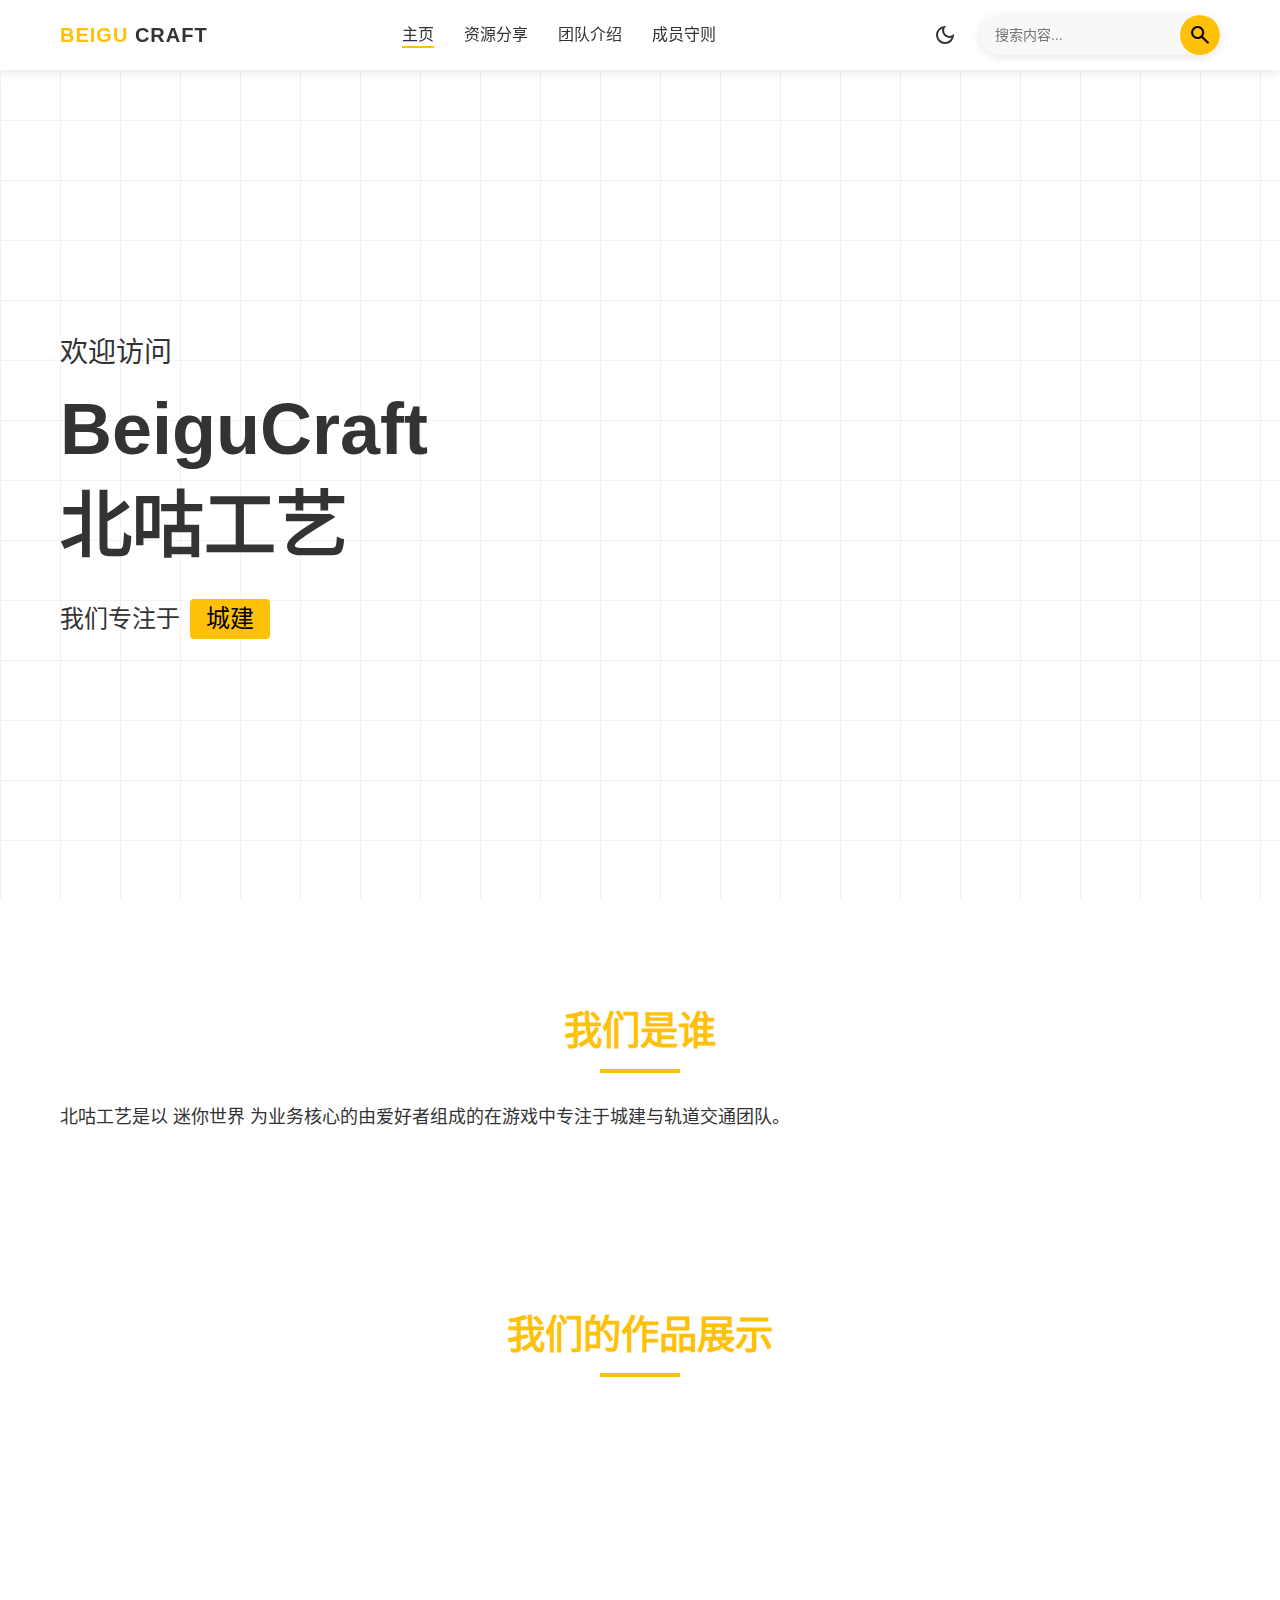
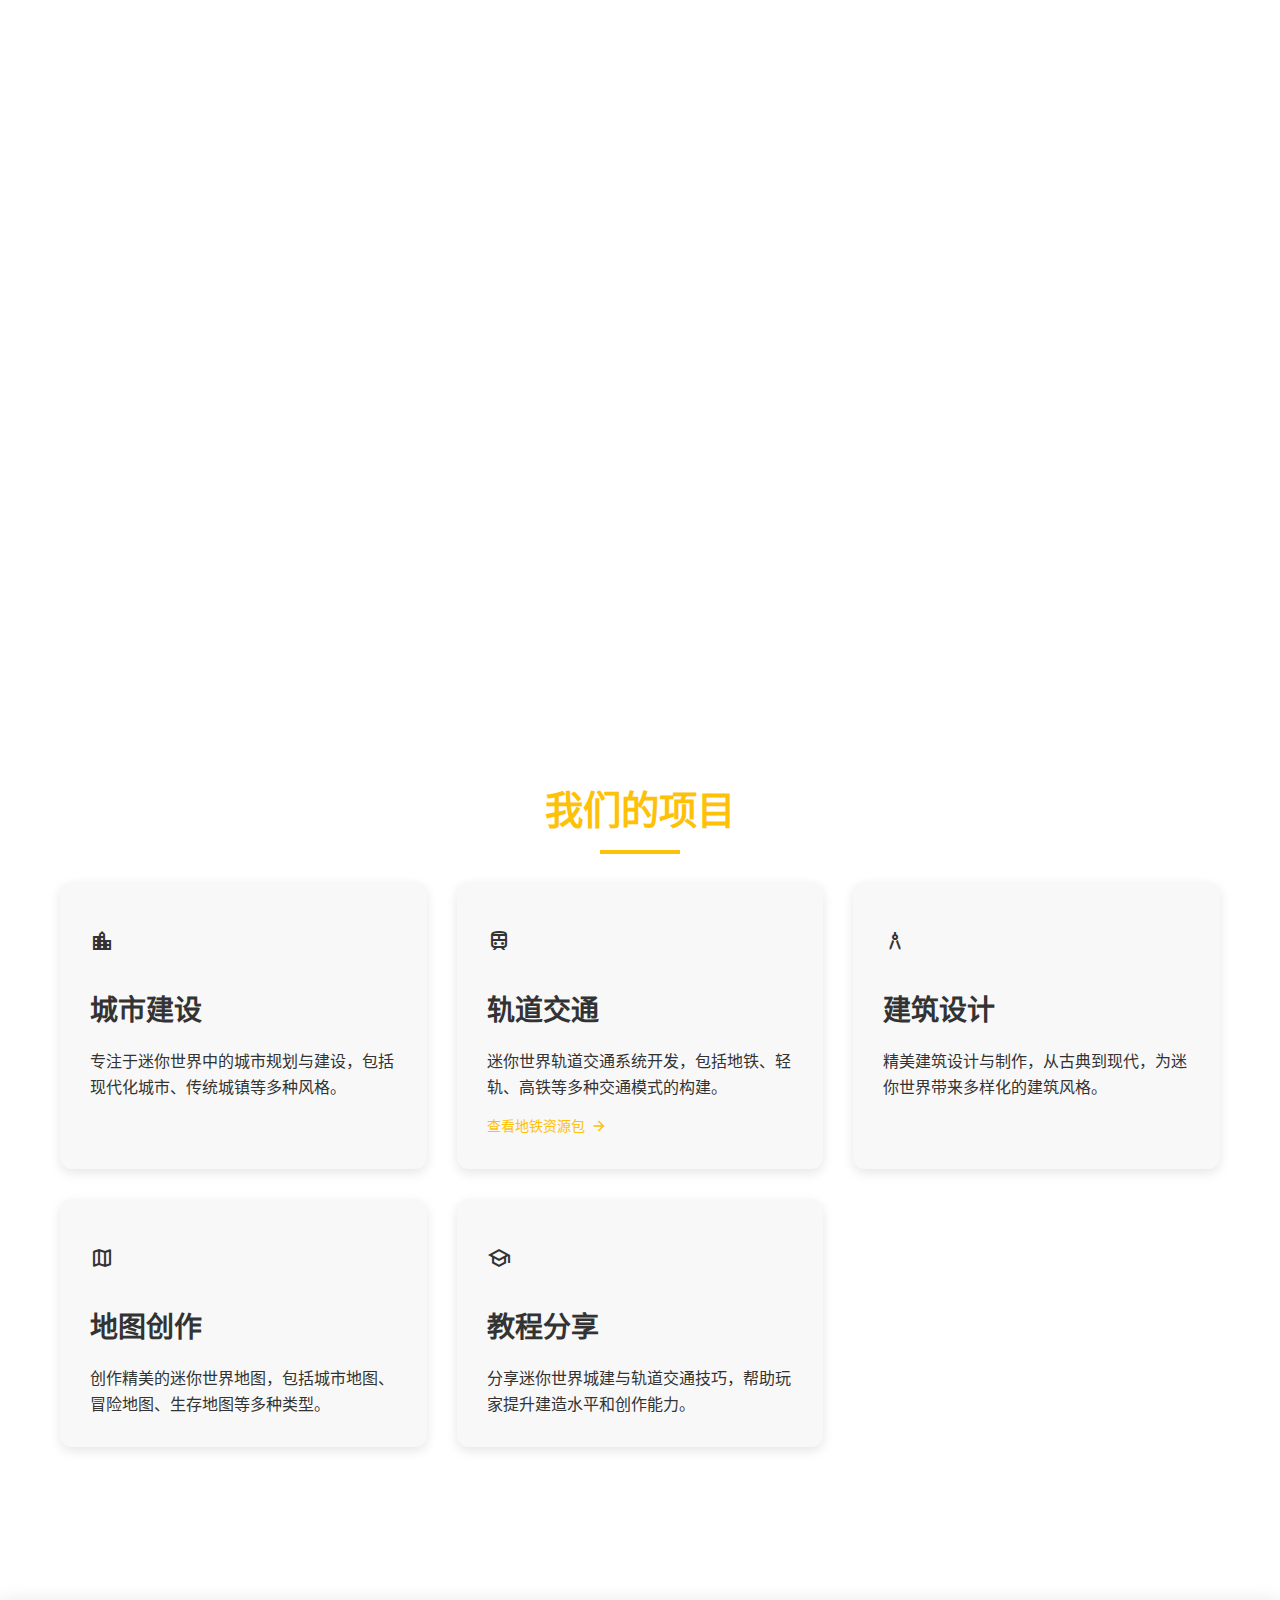
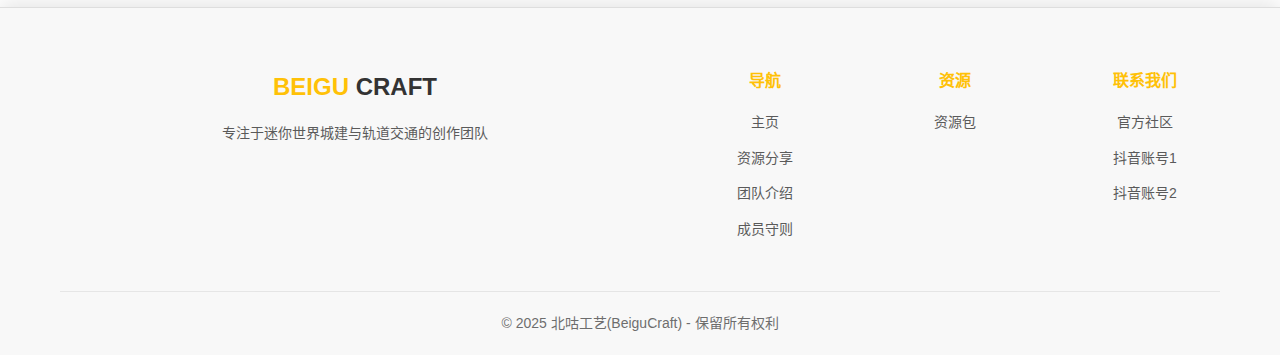
<file: index.html>
<!DOCTYPE html>
<html lang="zh-CN">
<head>
    <meta charset="UTF-8">
    <meta name="viewport" content="width=device-width, initial-scale=1.0">
    <title>北咕工艺 - 主页</title>
    <link rel="stylesheet" href="css/style.css">
    <link rel="stylesheet" href="css/mod.css">
    <link rel="stylesheet" href="https://fonts.googleapis.com/css2?family=Material+Symbols+Outlined:opsz,wght,FILL,GRAD@20..48,100..700,0..1,-50..200" />
    <link rel="icon" href="images/favicon.png" type="image/png">
    <meta name="msvalidate.01" content="49E128A589ABC37FA7419D30C18A3218" />
    <meta name="description" content="北咕工艺(BeiguCraft) - 专注迷你世界的城建与轨道交通团队，提供高质量地铁资源包和建筑教程">
    <meta name="keywords" content="北咕工艺,BeiguCraft,迷你世界,城市建设,轨道交通,地铁资源包,迷你世界模组,迷你世界建筑,迷你世界教程">
    <meta name="author" content="北咕工艺团队">
    <meta name="robots" content="index, follow">
    <meta property="og:title" content="北咕工艺 - 迷你世界城建与轨道交通团队">
    <meta property="og:description" content="专注迷你世界的城建与轨道交通团队，提供高质量地铁资源包和建筑教程">
    <meta property="og:image" content="https://bgsdt.github.io/images/gallery01.jpg">
    <meta property="og:url" content="https://bgsdt.github.io/">
    <meta property="og:type" content="website">
    <link rel="canonical" href="https://bgsdt.github.io/">
    <script type="application/ld+json">
    {
      "@context": "https://schema.org",
      "@type": "Organization",
      "name": "北咕工艺",
      "alternateName": "BeiguCraft",
      "url": "https://bgsdt.github.io/",
      "logo": "https://bgsdt.github.io/images/favicon.png",
      "description": "专注迷你世界的城建与轨道交通团队，提供高质量地铁资源包和建筑教程",
      "sameAs": [
        "https://www.douyin.com/user/MS4wLjABAAAArPM_XYxKRoQvoYD09S3baXWSX12Tx0Gyv9NPQ2Q3vT-JoA2a1aVadfW_ePrIpa7D",
        "https://www.douyin.com/user/MS4wLjABAAAAxxbWERL3Qb0Gbyd-5_AC5JAqLwK-Vgh21Lfs8I_svtOAfZ15NO89Ki5kiCJ0DaQv"
      ]
    }
    </script>
</head>
<body>
    <header>
        <div class="container">
            <div class="logo">
                <span>BEIGU</span> CRAFT
            </div>
            <nav>
                <ul>
                    <li class="active"><a href="index.html">主页</a></li>
                    <li><a href="mod.html">资源分享</a></li>
                    <li><a href="team.html">团队介绍</a></li>
                    <li><a href="rules.html">成员守则</a></li>
                </ul>
            </nav>
            <div class="right-menu">
                <button class="menu-toggle">
                    <span class="material-symbols-outlined">menu</span>
                </button>
                <button class="theme-toggle">
                    <span class="material-symbols-outlined">dark_mode</span>
                </button>
                <div class="search-container">
                    <div class="search-box">
                        <input type="text" id="site-search" placeholder="搜索内容...">
                        <button type="button" class="search-button">
                            <span class="material-symbols-outlined">search</span>
                </button>
                    </div>
                </div>
            </div>
        </div>
    </header>

    <main>
        <section class="hero">
            <div class="grid-bg"></div>
            <div class="hero-content">
                <h2>欢迎访问</h2>
                <h1>BeiguCraft</h1>
                <h1>北咕工艺</h1>
                <div class="hero-tag">
                    <p>我们专注于 <span class="bounce-carousel">
                        <span class="bounce-item active">城建</span>
                        <span class="bounce-item">轨道交通</span>
                        <span class="bounce-item">设计与创新</span>
                    </span></p>
                </div>
            </div>
        </section>

        <section class="about">
            <h2>我们是谁</h2>
            <p>北咕工艺是以 迷你世界 为业务核心的由爱好者组成的在游戏中专注于城建与轨道交通团队。</p>
        </section>

        <section class="showcase">
            <h2>我们的作品展示</h2>
            <div class="gallery-container">
                <!-- 迷你世界图片画廊 -->
                <div class="gallery-item">
                    <img src="images/gallery18.png" alt="迷你世界现代都市全景">
                    <div class="gallery-overlay">
                        <div class="gallery-overlay-content">
                            <h3>都市现代化愿景</h3>
                            <p>立体化的城市规划，多层次道路系统与高层建筑群完美融合，展现未来都市的繁荣景象</p>
                        </div>
                    </div>
                </div>
                <div class="gallery-item">
                    <img src="images/gallery01.jpg" alt="迷你世界城市中心区">
                    <div class="gallery-overlay">
                        <div class="gallery-overlay-content">
                            <h3>城市核心商务区</h3>
                            <p>错落有致的现代摩天大楼群，彰显城市经济活力，是北咕工艺精心打造的城市地标</p>
                        </div>
                    </div>
                </div>
                <div class="gallery-item">
                    <img src="images/gallery09.png" alt="迷你世界综合交通枢纽">
                    <div class="gallery-overlay">
                        <div class="gallery-overlay-content">
                            <h3>现代综合交通枢纽</h3>
                            <p>创新的立体化交通中心设计，融合多种交通模式，提升城市间的互联互通效率</p>
                        </div>
                    </div>
                </div>
                <div class="gallery-item">
                    <img src="images/gallery24.png" alt="迷你世界城市文化商业区">
                    <div class="gallery-overlay">
                        <div class="gallery-overlay-content">
                            <h3>现代交通立交枢纽</h3>
                            <p>立体化设计，提升城市间的互联互通效率</p>
                        </div>
                    </div>
                </div>
                <div class="gallery-item">
                    <img src="images/gallery22.png" alt="迷你世界轻轨交通系统">
                    <div class="gallery-overlay">
                        <div class="gallery-overlay-content">
                            <h3>现代轻轨交通系统</h3>
                            <p>精巧设计的轻轨线路穿梭于城市之间，实现绿色环保出行，是城市可持续发展的重要组成</p>
                        </div>
                    </div>
                </div>
                <div class="gallery-item">
                    <img src="images/gallery01.jpg" alt="迷你世界建筑设计">
                    <div class="gallery-overlay">
                        <div class="gallery-overlay-content">
                            <h3>精美建筑设计</h3>
                            <p>融合现代与传统元素的建筑设计，每一处细节都展现北咕工艺团队的匠心与创新</p>
                        </div>
                    </div>
                </div>
            </div>
        </section>

        <section class="projects">
            <h2>我们的项目</h2>
            <div class="project-grid">
                <div class="project-card">
                    <div class="icon">
                        <span class="material-symbols-outlined">location_city</span>
                    </div>
                    <h3>城市建设</h3>
                    <p>专注于迷你世界中的城市规划与建设，包括现代化城市、传统城镇等多种风格。</p>
                </div>
                
                <div class="project-card">
                    <div class="icon">
                        <span class="material-symbols-outlined">train</span>
                    </div>
                    <h3>轨道交通</h3>
                    <p>迷你世界轨道交通系统开发，包括地铁、轻轨、高铁等多种交通模式的构建。</p>
                    <a href="product.html" class="project-link">查看地铁资源包 <span class="material-symbols-outlined">arrow_forward</span></a>
                </div>
                
                <div class="project-card">
                    <div class="icon">
                        <span class="material-symbols-outlined">architecture</span>
                    </div>
                    <h3>建筑设计</h3>
                    <p>精美建筑设计与制作，从古典到现代，为迷你世界带来多样化的建筑风格。</p>
                </div>
                
                <div class="project-card">
                    <div class="icon">
                        <span class="material-symbols-outlined">map</span>
                    </div>
                    <h3>地图创作</h3>
                    <p>创作精美的迷你世界地图，包括城市地图、冒险地图、生存地图等多种类型。</p>
                </div>
                
                <div class="project-card">
                    <div class="icon">
                        <span class="material-symbols-outlined">school</span>
                    </div>
                    <h3>教程分享</h3>
                    <p>分享迷你世界城建与轨道交通技巧，帮助玩家提升建造水平和创作能力。</p>
                </div>
            </div>
        </section>
    </main>

    <footer>
        <div class="container">
            <div class="footer-content">
                <div class="footer-info">
                    <div class="footer-logo">
                        <span>BEIGU</span> CRAFT
                    </div>
                    <p>专注于迷你世界城建与轨道交通的创作团队</p>
                </div>
                <div class="footer-links">
                    <div class="footer-links-group">
                        <h3>导航</h3>
                        <ul>
                            <li><a href="index.html">主页</a></li>
                            <li><a href="mod.html">资源分享</a></li>
                            <li><a href="team.html">团队介绍</a></li>
                            <li><a href="rules.html">成员守则</a></li>
                        </ul>
                    </div>
                    <div class="footer-links-group">
                        <h3>资源</h3>
                        <ul>
                            <li><a href="mod.html#packages">资源包</a></li>
                        </ul>
                    </div>
                    <div class="footer-links-group">
                        <h3>联系我们</h3>
                        <ul>
                            <li><a href="https://qm.qq.com/q/nySNoVPd0k">官方社区</a></li>
                            <li><a href="https://www.douyin.com/user/MS4wLjABAAAArPM_XYxKRoQvoYD09S3baXWSX12Tx0Gyv9NPQ2Q3vT-JoA2a1aVadfW_ePrIpa7D">抖音账号1</a></li>
                            <li><a href="https://www.douyin.com/user/MS4wLjABAAAAxxbWERL3Qb0Gbyd-5_AC5JAqLwK-Vgh21Lfs8I_svtOAfZ15NO89Ki5kiCJ0DaQv">抖音账号2</a></li>
                        </ul>
                    </div>
                </div>
            </div>
            <div class="footer-bottom">
            <p>&copy; 2025 北咕工艺(BeiguCraft) - 保留所有权利</p>
            </div>
        </div>
    </footer>

    <script src="js/theme.js"></script>
    <script src="js/search.js"></script>
    <script src="js/script.js"></script>
</body>
</html>
</file>
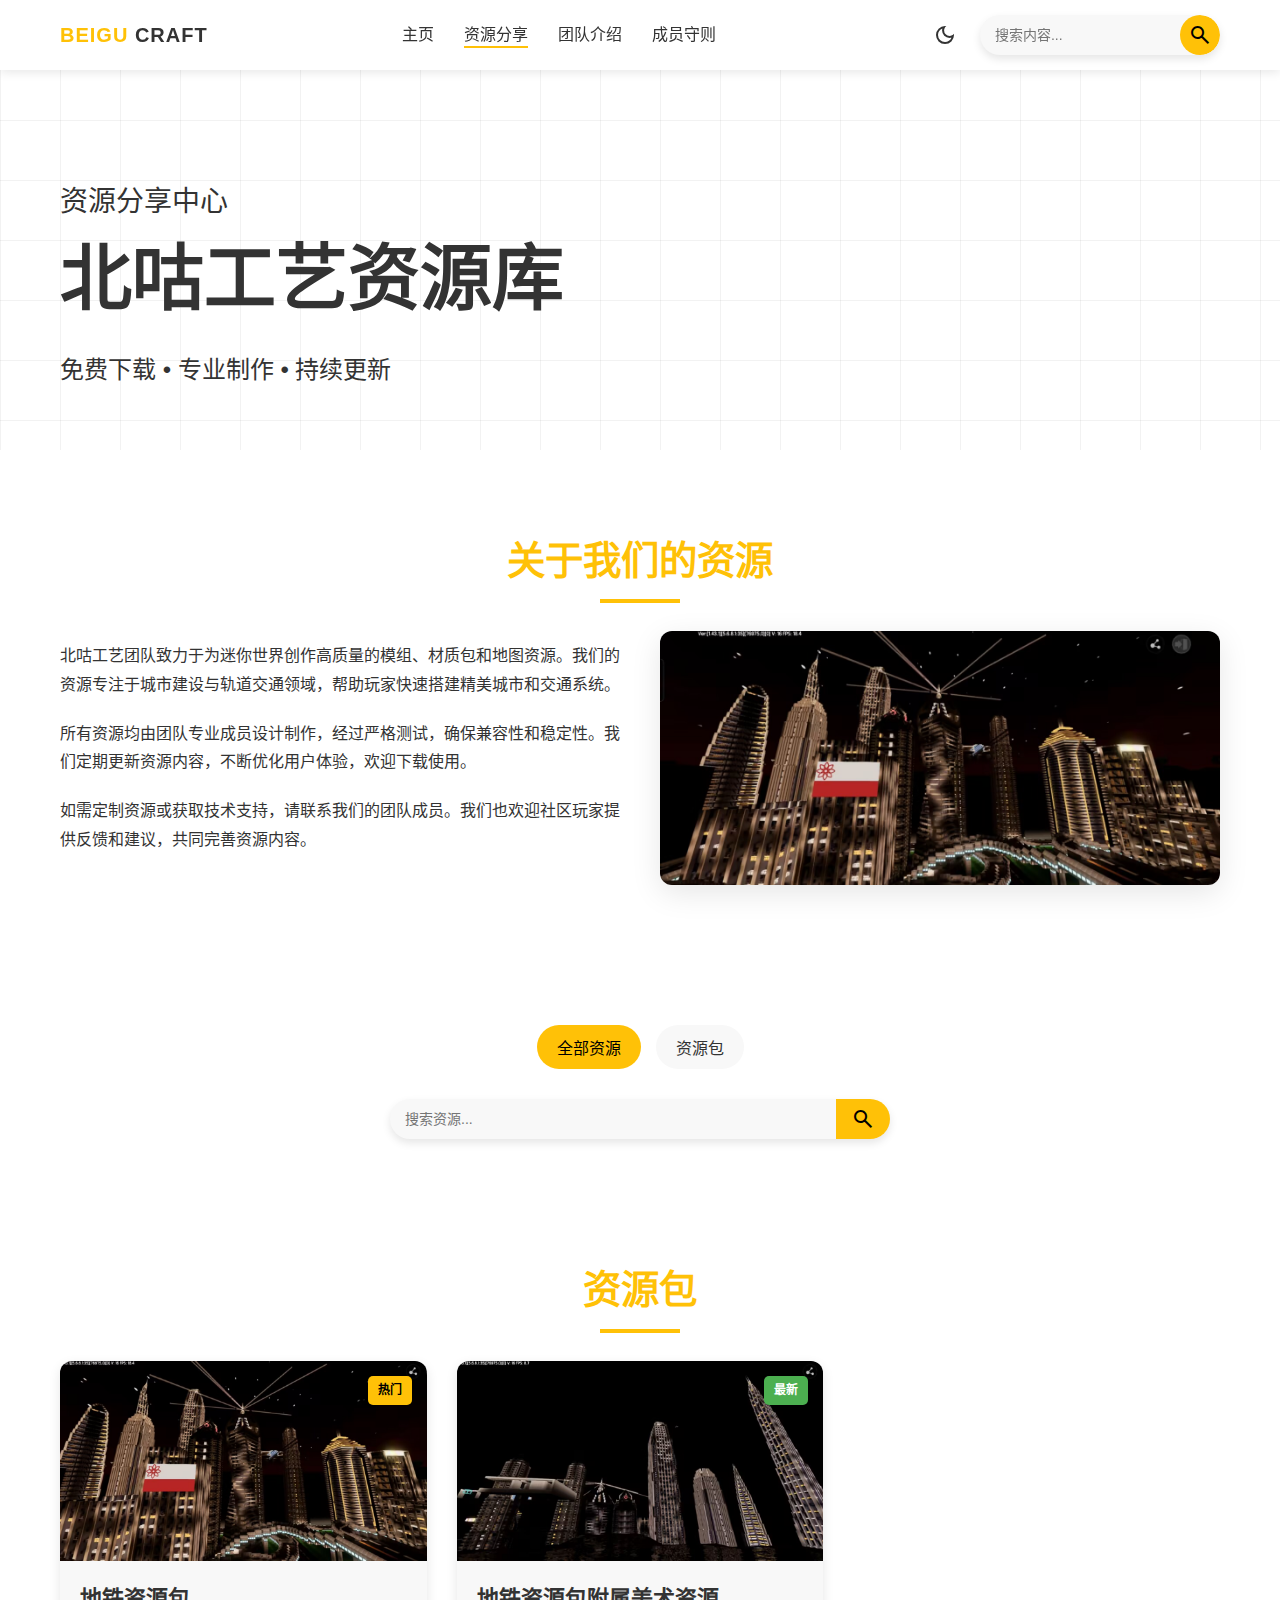
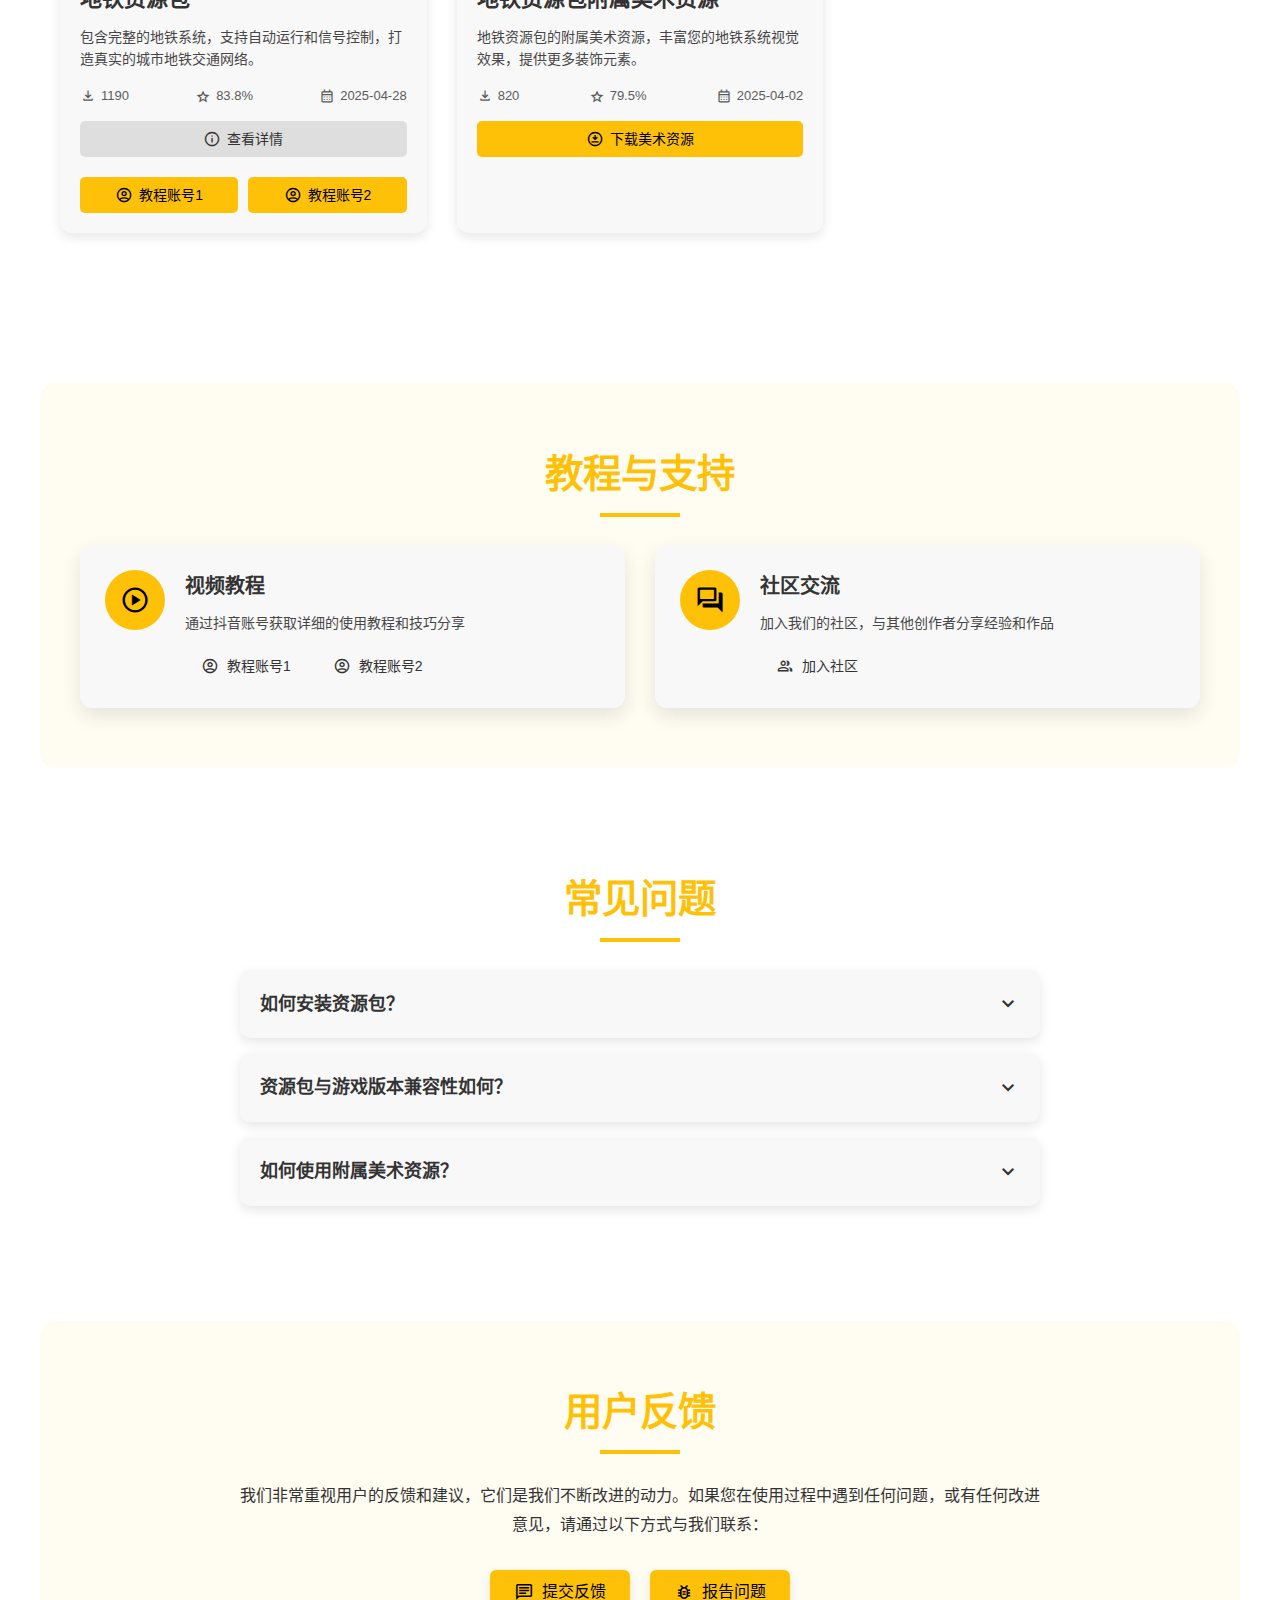
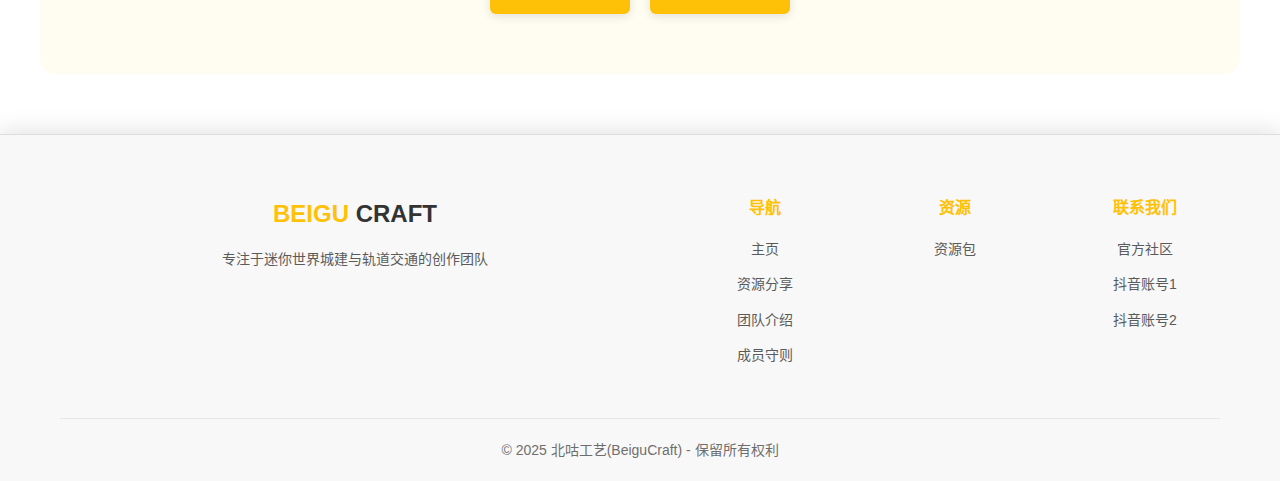
<file: mod.html>
<!DOCTYPE html>
<html lang="zh-CN">
<head>
    <meta charset="UTF-8">
    <meta name="viewport" content="width=device-width, initial-scale=1.0">
    <title>北咕工艺 - 资源分享</title>
    <link rel="stylesheet" href="css/style.css">
    <link rel="stylesheet" href="css/mod.css">
    <link rel="stylesheet" href="https://fonts.googleapis.com/css2?family=Material+Symbols+Outlined:opsz,wght,FILL,GRAD@20..48,100..700,0..1,-50..200" />
    <link rel="icon" href="images/favicon.png" type="image/png">
    <meta name="description" content="北咕工艺(BeiguCraft) - 迷你世界地铁资源包下载，提供高质量城市交通系统与建筑模组">
    <meta name="keywords" content="迷你世界地铁,迷你世界资源包,迷你世界模组,北咕工艺资源,迷你世界交通系统,迷你世界建筑资源,迷你世界下载">
    <meta name="author" content="北咕工艺团队">
    <meta name="robots" content="index, follow">
    <meta property="og:title" content="北咕工艺 - 迷你世界资源分享中心">
    <meta property="og:description" content="下载高质量迷你世界地铁资源包和美术资源，打造真实的城市地铁交通网络">
    <meta property="og:image" content="https://bgsdt.github.io/images/gallery01.jpg">
    <meta property="og:url" content="https://bgsdt.github.io/mod.html">
    <meta property="og:type" content="website">
    <link rel="canonical" href="https://bgsdt.github.io/mod.html">
    <script type="application/ld+json">
    {
      "@context": "https://schema.org",
      "@type": "WebPage",
      "name": "北咕工艺资源分享中心",
      "description": "迷你世界地铁资源包下载，提供高质量城市交通系统与建筑模组",
      "publisher": {
        "@type": "Organization",
        "name": "北咕工艺",
        "logo": "https://bgsdt.github.io/images/favicon.png"
      },
      "mainEntity": {
        "@type": "ItemList",
        "itemListElement": [
          {
            "@type": "SoftwareApplication",
            "name": "地铁资源包",
            "applicationCategory": "Game Mod",
            "operatingSystem": "迷你世界",
            "description": "包含完整的地铁系统，支持自动运行和信号控制，打造真实的城市地铁交通网络",
            "offers": {
              "@type": "Offer",
              "price": "0",
              "priceCurrency": "CNY"
            }
          },
          {
            "@type": "SoftwareApplication",
            "name": "地铁资源包附属美术资源",
            "applicationCategory": "Game Mod",
            "operatingSystem": "迷你世界",
            "description": "地铁资源包的附属美术资源，丰富您的地铁系统视觉效果，提供更多装饰元素",
            "offers": {
              "@type": "Offer",
              "price": "0",
              "priceCurrency": "CNY"
            }
          }
        ]
      }
    }
    </script>
</head>
<body>
    <header>
        <div class="container">
            <div class="logo">
                <span>BEIGU</span> CRAFT
            </div>
            <nav>
                <ul>
                    <li><a href="index.html">主页</a></li>
                    <li class="active"><a href="mod.html">资源分享</a></li>
                    <li><a href="team.html">团队介绍</a></li>
                    <li><a href="rules.html">成员守则</a></li>
                </ul>
            </nav>
            <div class="right-menu">
                <button class="menu-toggle">
                    <span class="material-symbols-outlined">menu</span>
                </button>
                <button class="theme-toggle">
                    <span class="material-symbols-outlined">dark_mode</span>
                </button>
                <div class="search-container">
                    <div class="search-box">
                        <input type="text" id="site-search" placeholder="搜索内容...">
                        <button type="button" class="search-button">
                            <span class="material-symbols-outlined">search</span>
                </button>
                    </div>
                </div>
            </div>
        </div>
    </header>

    <main>
        <!-- 资源分享头部 -->
        <section class="hero mod-hero">
            <div class="grid-bg"></div>
            <div class="hero-content">
                <h2>资源分享中心</h2>
                <h1>北咕工艺资源库</h1>
                <div class="hero-tag">
                    <p>免费下载 • 专业制作 • 持续更新</p>
                </div>
            </div>
        </section>

        <!-- 资源介绍 -->
        <section class="mod-section">
            <h2>关于我们的资源</h2>
            <div class="mod-overview">
                <div class="mod-overview-content">
                    <p>北咕工艺团队致力于为迷你世界创作高质量的模组、材质包和地图资源。我们的资源专注于城市建设与轨道交通领域，帮助玩家快速搭建精美城市和交通系统。</p>
                    <p>所有资源均由团队专业成员设计制作，经过严格测试，确保兼容性和稳定性。我们定期更新资源内容，不断优化用户体验，欢迎下载使用。</p>
                    <p>如需定制资源或获取技术支持，请联系我们的团队成员。我们也欢迎社区玩家提供反馈和建议，共同完善资源内容。</p>
                </div>
                <div class="mod-overview-image">
                    <img src="images/gallery01.jpg" alt="资源展示">
                </div>
            </div>
        </section>

        <!-- 资源分类标签 -->
        <section class="mod-section mod-nav-section">
            <div class="mod-nav">
                <button class="mod-nav-item active" data-target="all">全部资源</button>
                <button class="mod-nav-item" data-target="packages">资源包</button>
            </div>
        </section>

        <!-- 资源包 -->
        <section class="mod-section" id="packages">
            <h2>资源包</h2>
            <div class="mod-grid">
                <div class="mod-card" data-category="packages">
                    <div class="mod-card-image">
                        <img src="images/gallery01.jpg" alt="地铁资源包">
                        <div class="mod-card-badge">热门</div>
                    </div>
                    <div class="mod-card-content">
                        <h3>地铁资源包</h3>
                        <p>包含完整的地铁系统，支持自动运行和信号控制，打造真实的城市地铁交通网络。</p>
                        <div class="mod-card-meta">
                            <span><i class="material-symbols-outlined">download</i> 1190</span>
                            <span><i class="material-symbols-outlined">star</i> 83.8%</span>
                            <span><i class="material-symbols-outlined">calendar_month</i> 2025-04-28</span>
                        </div>
                        <div class="mod-card-actions">
                            <a href="product.html" class="details-btn">
                                <span class="material-symbols-outlined">info</span>
                                查看详情
                            </a>
                            <div class="tutorial-links">
                                <a href="https://www.douyin.com/user/MS4wLjABAAAArPM_XYxKRoQvoYD09S3baXWSX12Tx0Gyv9NPQ2Q3vT-JoA2a1aVadfW_ePrIpa7D" class="support-link">
                                    <span class="material-symbols-outlined">account_circle</span>
                                    教程账号1
                                </a>
                                <a href="https://www.douyin.com/user/MS4wLjABAAAAxxbWERL3Qb0Gbyd-5_AC5JAqLwK-Vgh21Lfs8I_svtOAfZ15NO89Ki5kiCJ0DaQv" class="support-link">
                                    <span class="material-symbols-outlined">account_circle</span>
                                    教程账号2
                                </a>
                        </div>
                        </div>
                    </div>
                </div>

                <div class="mod-card" data-category="packages">
                    <div class="mod-card-image">
                        <img src="images/gallery03.jpg" alt="地铁资源包附属美术资源">
                        <div class="mod-card-badge new">最新</div>
                    </div>
                    <div class="mod-card-content">
                        <h3>地铁资源包附属美术资源</h3>
                        <p>地铁资源包的附属美术资源，丰富您的地铁系统视觉效果，提供更多装饰元素。</p>
                        <div class="mod-card-meta">
                            <span><i class="material-symbols-outlined">download</i> 820</span>
                            <span><i class="material-symbols-outlined">star</i> 79.5%</span>
                            <span><i class="material-symbols-outlined">calendar_month</i> 2025-04-02</span>
                        </div>
                        <div class="mod-card-actions">
                            <a href="https://www.123912.com/s/t1fSVv-lFTM" class="download-btn">
                                <span class="material-symbols-outlined">download_for_offline</span>
                                下载美术资源
                            </a>
                        </div>
                    </div>
                </div>
            </div>
        </section>

        <!-- 教程与支持 -->
        <section class="mod-section support-section">
            <h2>教程与支持</h2>
            <div class="support-grid">
                <div class="support-card">
                    <div class="support-icon">
                        <span class="material-symbols-outlined">play_circle</span>
                    </div>
                    <div class="support-content">
                        <h3>视频教程</h3>
                        <p>通过抖音账号获取详细的使用教程和技巧分享</p>
                        <div class="support-links">
                            <a href="https://www.douyin.com/user/MS4wLjABAAAArPM_XYxKRoQvoYD09S3baXWSX12Tx0Gyv9NPQ2Q3vT-JoA2a1aVadfW_ePrIpa7D" class="support-link">
                                <span class="material-symbols-outlined">account_circle</span>
                                教程账号1
                            </a>
                            <a href="https://www.douyin.com/user/MS4wLjABAAAAxxbWERL3Qb0Gbyd-5_AC5JAqLwK-Vgh21Lfs8I_svtOAfZ15NO89Ki5kiCJ0DaQv" class="support-link">
                                <span class="material-symbols-outlined">account_circle</span>
                                教程账号2
                            </a>
                        </div>
                    </div>
                </div>

                <div class="support-card">
                    <div class="support-icon">
                        <span class="material-symbols-outlined">forum</span>
                    </div>
                    <div class="support-content">
                        <h3>社区交流</h3>
                        <p>加入我们的社区，与其他创作者分享经验和作品</p>
                        <div class="support-links">
                            <a href="https://qm.qq.com/q/nySNoVPd0k" class="support-link">
                                <span class="material-symbols-outlined">group</span>
                                加入社区
                            </a>
                        </div>
                    </div>
                </div>
            </div>
        </section>

        <!-- 常见问题 -->
        <section class="mod-section faq-section">
            <h2>常见问题</h2>
            <div class="faq-container">
                <div class="faq-item">
                    <div class="faq-question">
                        <h3>如何安装资源包？</h3>
                        <span class="material-symbols-outlined">expand_more</span>
                    </div>
                    <div class="faq-answer">
                        <p>打开资源工坊下载资源包，导入地图后即可使用。</p>
                    </div>
                </div>

                <div class="faq-item">
                    <div class="faq-question">
                        <h3>资源包与游戏版本兼容性如何？</h3>
                        <span class="material-symbols-outlined">expand_more</span>
                    </div>
                    <div class="faq-answer">
                        <p>我们的资源包支持最新版本的游戏，并会定期更新以保持兼容性。如遇兼容性问题，请查看教程账号中的解决方案。</p>
                    </div>
                </div>

                <div class="faq-item">
                    <div class="faq-question">
                        <h3>如何使用附属美术资源？</h3>
                        <span class="material-symbols-outlined">expand_more</span>
                    </div>
                    <div class="faq-answer">
                        <p>附属美术资源提供更丰富的装饰和细节元素。玩家可以自定义，详细教程请参考教程账号。</p>
                    </div>
                </div>
            </div>
        </section>

        <!-- 用户反馈 -->
        <section class="mod-section feedback-section">
            <h2>用户反馈</h2>
            <div class="feedback-container">
                <p>我们非常重视用户的反馈和建议，它们是我们不断改进的动力。如果您在使用过程中遇到任何问题，或有任何改进意见，请通过以下方式与我们联系：</p>
                <div class="feedback-buttons">
                    <a href="https://qm.qq.com/q/nySNoVPd0k" class="feedback-button">
                        <span class="material-symbols-outlined">chat</span>
                        提交反馈
                    </a>
                    <a href="https://qm.qq.com/q/nySNoVPd0k" class="feedback-button">
                        <span class="material-symbols-outlined">bug_report</span>
                        报告问题
                    </a>
                </div>
            </div>
        </section>
    </main>

    <footer>
        <div class="container">
            <div class="footer-content">
                <div class="footer-info">
                    <div class="footer-logo">
                        <span>BEIGU</span> CRAFT
                    </div>
                    <p>专注于迷你世界城建与轨道交通的创作团队</p>
                </div>
                <div class="footer-links">
                    <div class="footer-links-group">
                        <h3>导航</h3>
                        <ul>
                            <li><a href="index.html">主页</a></li>
                            <li><a href="mod.html">资源分享</a></li>
                            <li><a href="team.html">团队介绍</a></li>
                            <li><a href="rules.html">成员守则</a></li>
                        </ul>
                    </div>
                    <div class="footer-links-group">
                        <h3>资源</h3>
                        <ul>
                            <li><a href="#packages">资源包</a></li>
                        </ul>
                    </div>
                    <div class="footer-links-group">
                        <h3>联系我们</h3>
                        <ul>
                            <li><a href="https://qm.qq.com/q/nySNoVPd0k">官方社区</a></li>
                            <li><a href="https://www.douyin.com/user/MS4wLjABAAAArPM_XYxKRoQvoYD09S3baXWSX12Tx0Gyv9NPQ2Q3vT-JoA2a1aVadfW_ePrIpa7D">抖音账号1</a></li>
                            <li><a href="https://www.douyin.com/user/MS4wLjABAAAAxxbWERL3Qb0Gbyd-5_AC5JAqLwK-Vgh21Lfs8I_svtOAfZ15NO89Ki5kiCJ0DaQv">抖音账号2</a></li>
                        </ul>
                    </div>
                </div>
            </div>
            <div class="footer-bottom">
            <p>&copy; 2025 北咕工艺(BeiguCraft) - 保留所有权利</p>
            </div>
        </div>
    </footer>

    <script src="js/theme.js"></script>
    <script src="js/search.js"></script>
    <script src="js/mod.js"></script>
</body>
</html>
</file>
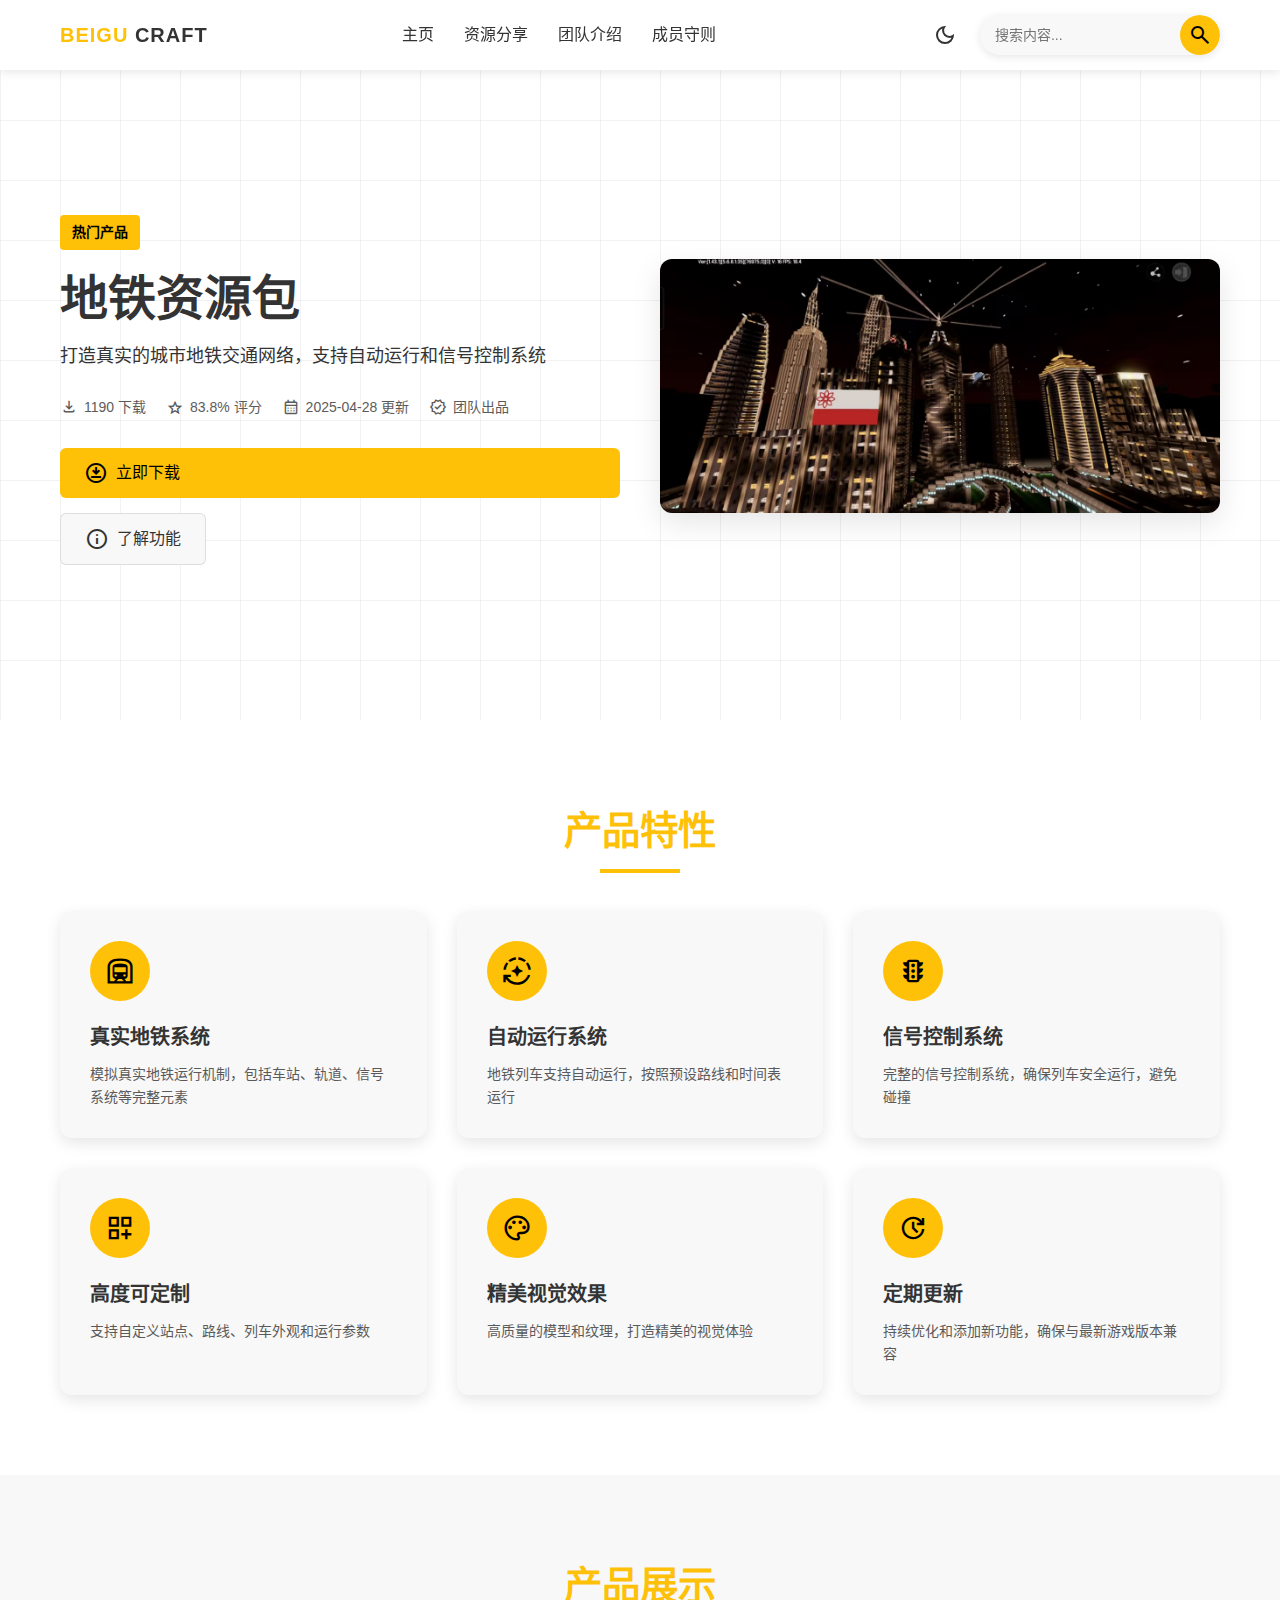
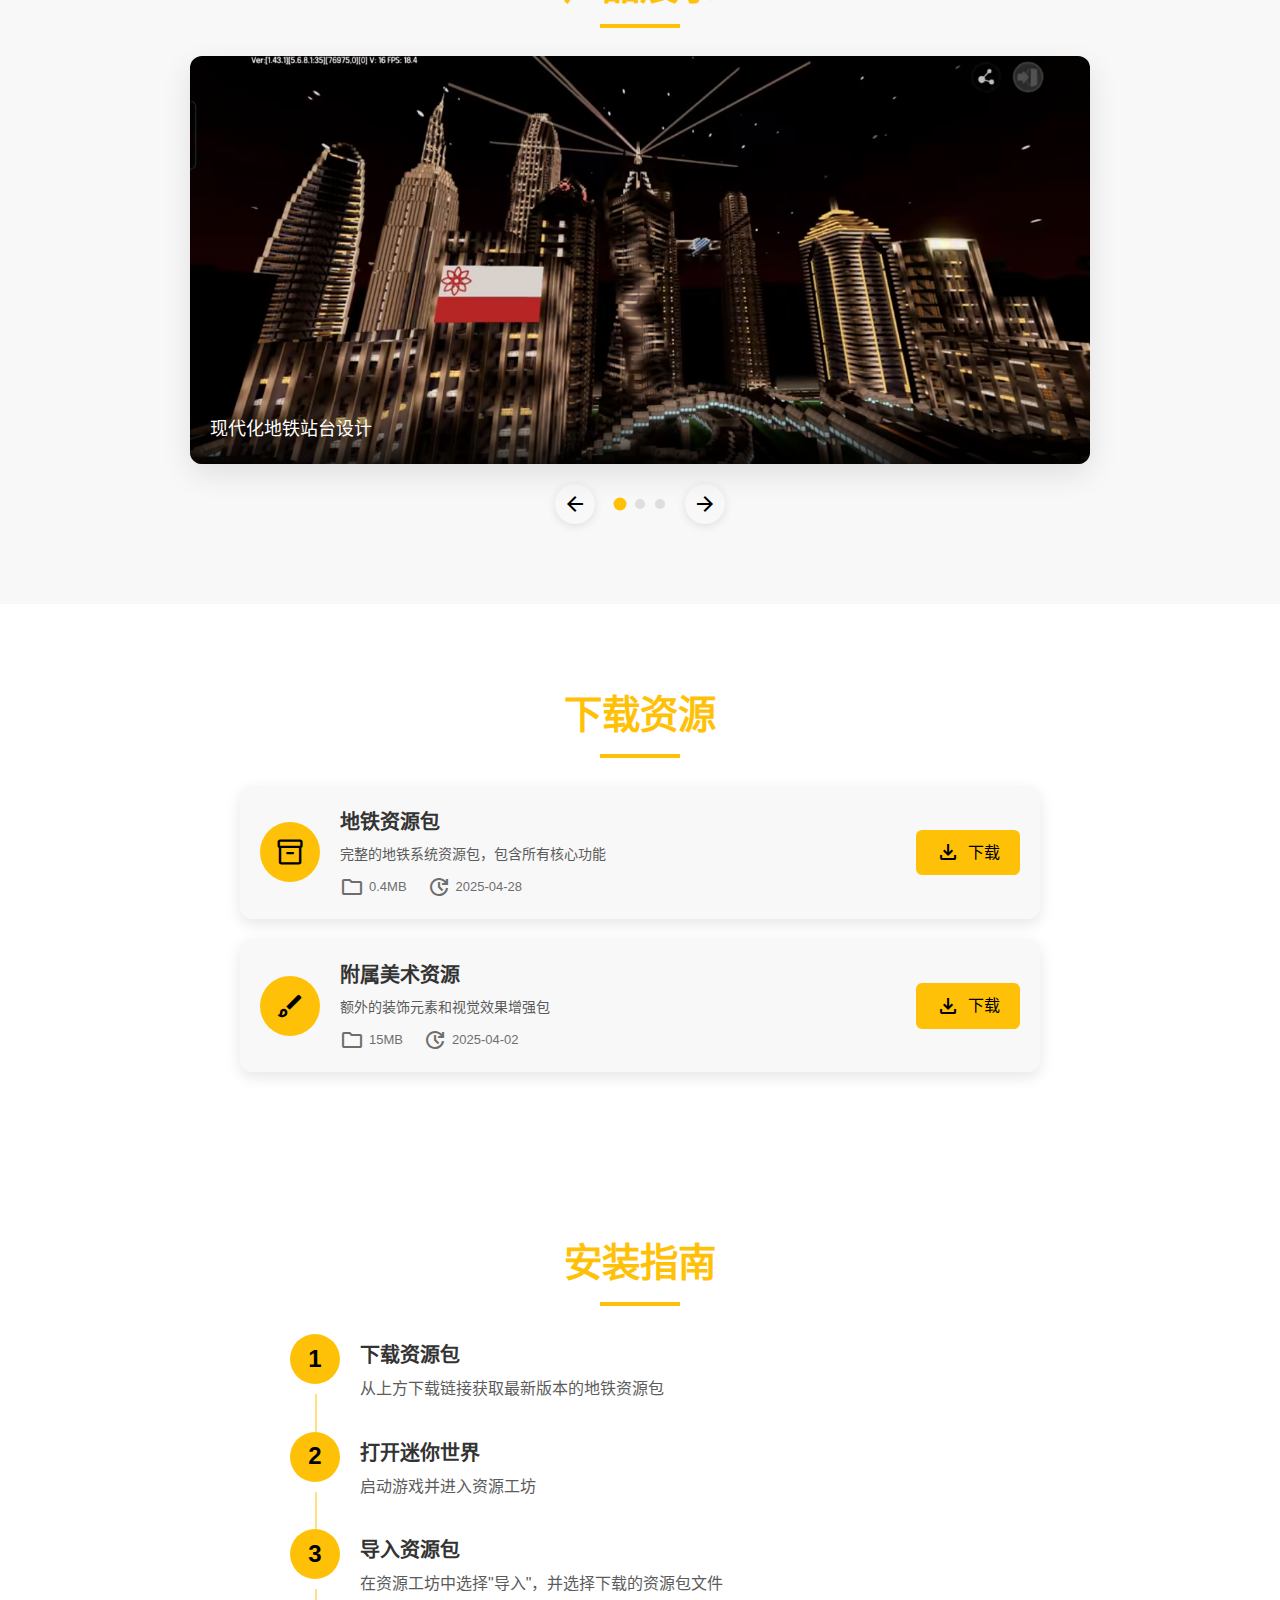
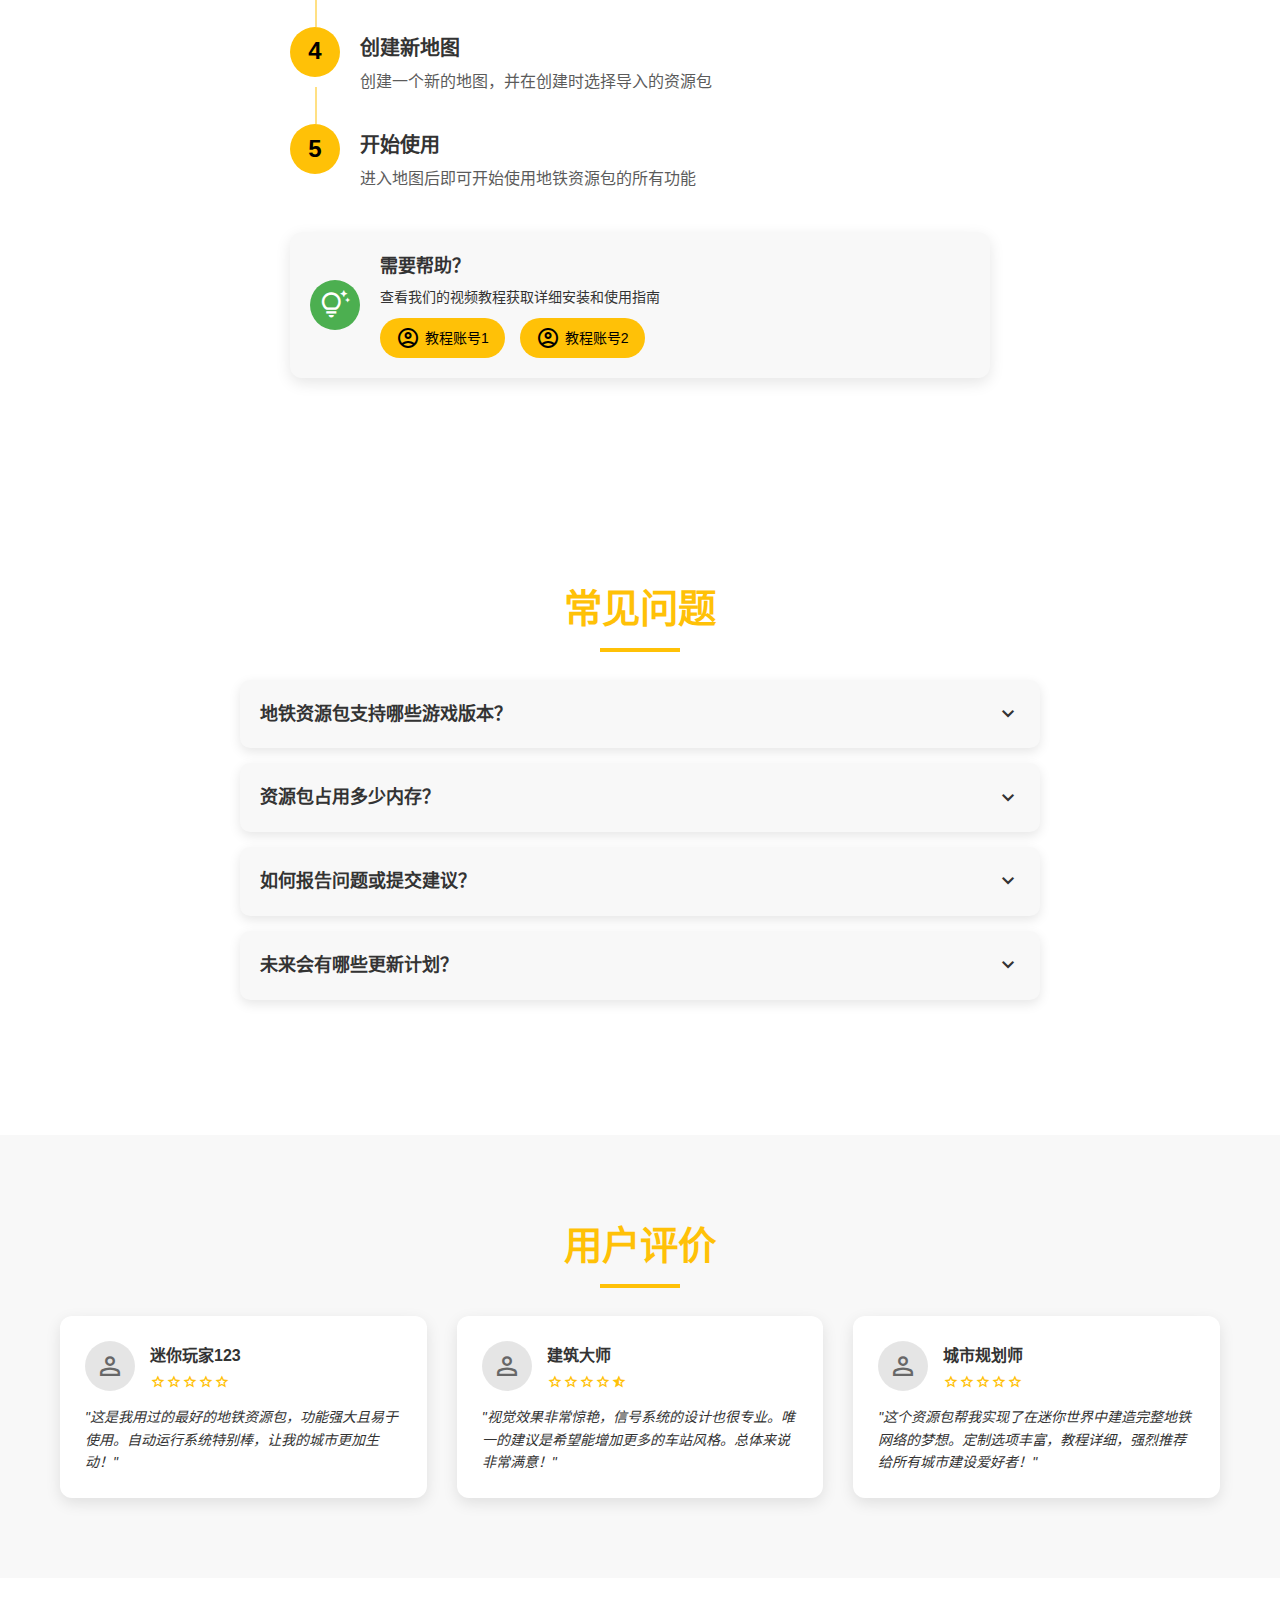
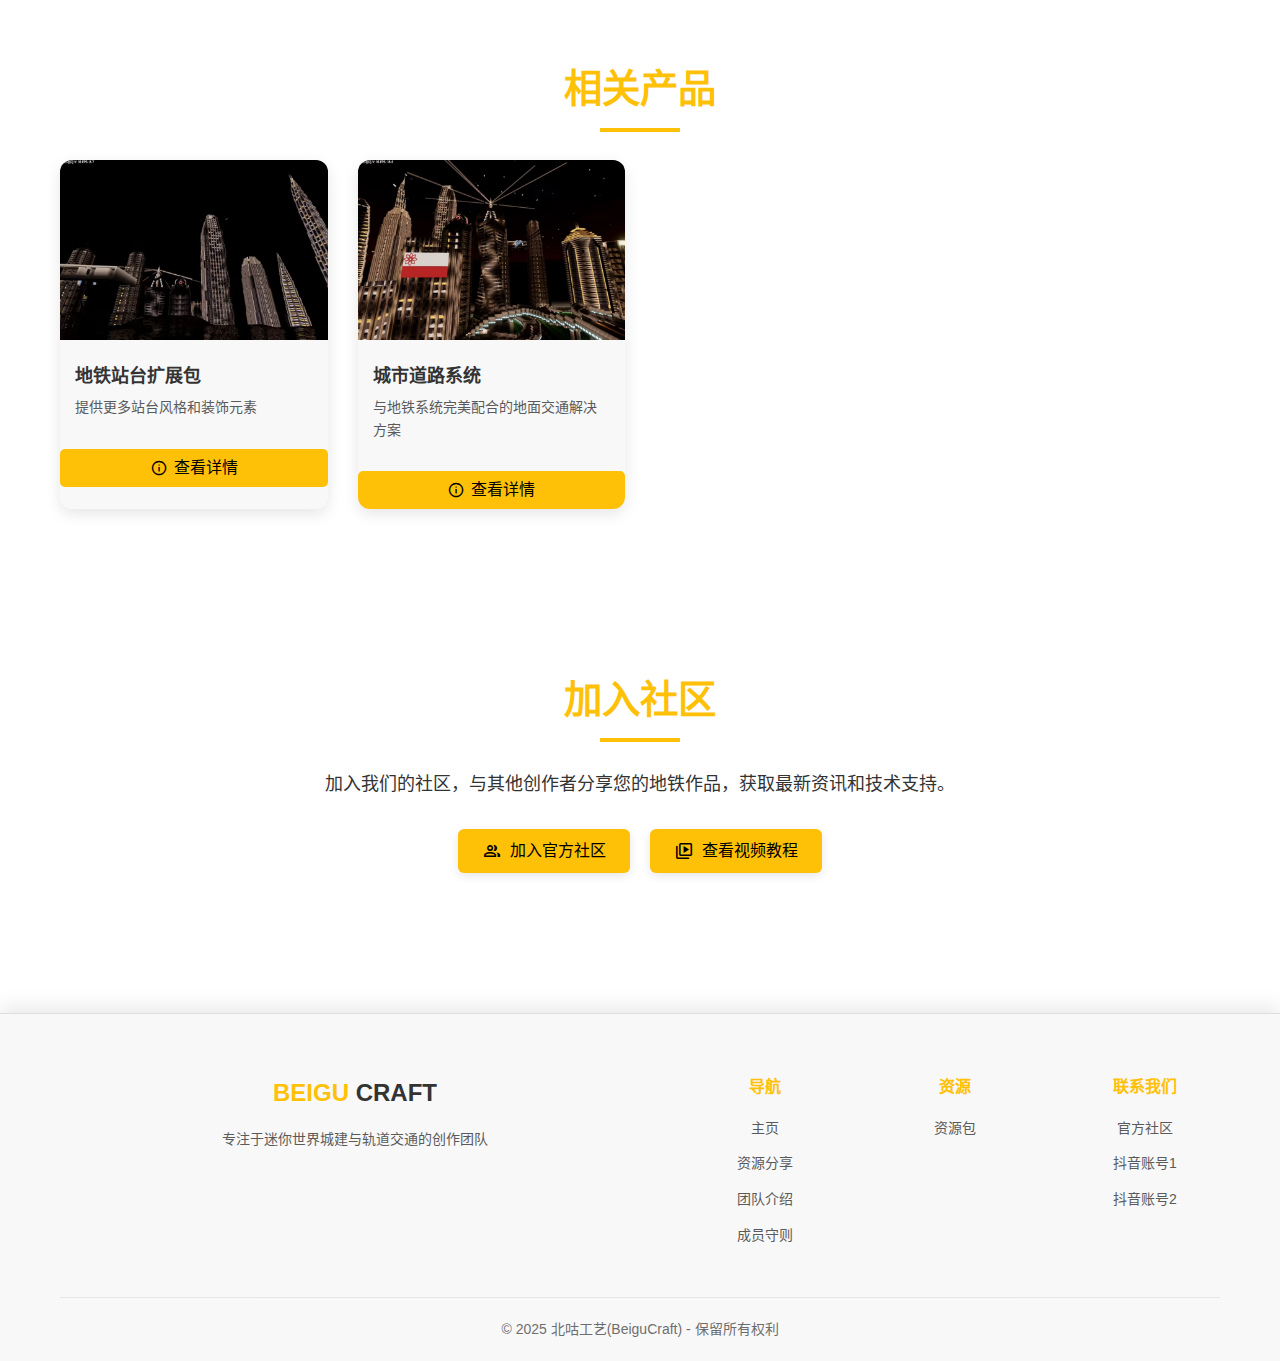
<file: product.html>
<!DOCTYPE html>
<html lang="zh-CN">
<head>
    <meta charset="UTF-8">
    <meta name="viewport" content="width=device-width, initial-scale=1.0">
    <title>北咕工艺 - 地铁资源包详情</title>
    <link rel="stylesheet" href="css/style.css">
    <link rel="stylesheet" href="css/mod.css">
    <link rel="stylesheet" href="css/product.css">
    <link rel="stylesheet" href="https://fonts.googleapis.com/css2?family=Material+Symbols+Outlined:opsz,wght,FILL,GRAD@20..48,100..700,0..1,-50..200" />
    <link rel="icon" href="images/favicon.png" type="image/png">
    <meta name="description" content="北咕工艺迷你世界地铁资源包(0.4MB)，打造真实城市地铁交通网络，支持自动运行和信号控制系统">
    <meta name="keywords" content="迷你世界地铁,迷你世界交通系统,迷你世界资源包,迷你世界模组,北咕工艺地铁,迷你世界自动化,迷你世界建筑">
    <meta name="author" content="北咕工艺团队">
    <meta name="robots" content="index, follow">
    <meta property="og:title" content="北咕工艺 - 迷你世界地铁资源包详情">
    <meta property="og:description" content="下载迷你世界地铁资源包(0.4MB)，打造真实城市地铁交通网络，支持自动运行和信号控制系统">
    <meta property="og:image" content="https://bgsdt.github.io/images/gallery01.jpg">
    <meta property="og:url" content="https://bgsdt.github.io/product.html">
    <meta property="og:type" content="product">
    <link rel="canonical" href="https://bgsdt.github.io/product.html">
    <script type="application/ld+json">
    {
      "@context": "https://schema.org",
      "@type": "Product",
      "name": "迷你世界地铁资源包",
      "image": "https://bgsdt.github.io/images/gallery01.jpg",
      "description": "打造真实的城市地铁交通网络，支持自动运行和信号控制系统",
      "brand": {
        "@type": "Brand",
        "name": "北咕工艺"
      },
      "offers": {
        "@type": "Offer",
        "url": "https://bgsdt.github.io/product.html",
        "price": "0",
        "priceCurrency": "CNY",
        "availability": "https://schema.org/InStock"
      },
      "aggregateRating": {
        "@type": "AggregateRating",
        "ratingValue": "4.2",
        "reviewCount": "1190"
      },
      "review": [
        {
          "@type": "Review",
          "reviewRating": {
            "@type": "Rating",
            "ratingValue": "5"
          },
          "author": {
            "@type": "Person",
            "name": "迷你玩家123"
          },
          "reviewBody": "这是我用过的最好的地铁资源包，功能强大且易于使用。自动运行系统特别棒，让我的城市更加生动！"
        },
        {
          "@type": "Review",
          "reviewRating": {
            "@type": "Rating",
            "ratingValue": "4.5"
          },
          "author": {
            "@type": "Person",
            "name": "建筑大师"
          },
          "reviewBody": "视觉效果非常惊艳，信号系统的设计也很专业。唯一的建议是希望能增加更多的车站风格。总体来说非常满意！"
        }
      ]
    }
    </script>
</head>
<body>
    <header>
        <div class="container">
            <div class="logo">
                <span>BEIGU</span> CRAFT
            </div>
            <nav>
                <ul>
                    <li><a href="index.html">主页</a></li>
                    <li><a href="mod.html">资源分享</a></li>
                    <li><a href="team.html">团队介绍</a></li>
                    <li><a href="rules.html">成员守则</a></li>
                </ul>
            </nav>
            <div class="right-menu">
                <button class="menu-toggle">
                    <span class="material-symbols-outlined">menu</span>
                </button>
                <button class="theme-toggle">
                    <span class="material-symbols-outlined">dark_mode</span>
                </button>
                <div class="search-container">
                    <div class="search-box">
                        <input type="text" id="site-search" placeholder="搜索内容...">
                        <button type="button" class="search-button">
                            <span class="material-symbols-outlined">search</span>
                        </button>
                    </div>
                </div>
            </div>
        </div>
    </header>

    <main>
        <!-- 产品英雄区 -->
        <section class="product-hero">
            <div class="grid-bg"></div>
            <div class="container">
                <div class="product-hero-content">
                    <div class="product-hero-info">
                        <div class="product-badge">热门产品</div>
                        <h1>地铁资源包</h1>
                        <p class="product-description">打造真实的城市地铁交通网络，支持自动运行和信号控制系统</p>
                        <div class="product-meta">
                            <span><i class="material-symbols-outlined">download</i> 1190 下载</span>
                            <span><i class="material-symbols-outlined">star</i> 83.8% 评分</span>
                            <span><i class="material-symbols-outlined">calendar_month</i> 2025-04-28 更新</span>
                            <span><i class="material-symbols-outlined">verified</i> 团队出品</span>
                        </div>
                        <div class="product-actions">
                            <a href="#download" class="download-btn primary-btn">
                                <span class="material-symbols-outlined">download_for_offline</span>
                                立即下载
                            </a>
                            <a href="#features" class="features-btn secondary-btn">
                                <span class="material-symbols-outlined">info</span>
                                了解功能
                            </a>
                        </div>
                    </div>
                    <div class="product-hero-image">
                        <img src="images/gallery01.jpg" alt="地铁资源包预览">
                    </div>
                </div>
            </div>
        </section>

        <!-- 产品特性 -->
        <section class="product-section" id="features">
            <div class="container">
                <h2>产品特性</h2>
                <div class="features-grid">
                    <div class="feature-card">
                        <div class="feature-icon">
                            <span class="material-symbols-outlined">subway</span>
                        </div>
                        <h3>真实地铁系统</h3>
                        <p>模拟真实地铁运行机制，包括车站、轨道、信号系统等完整元素</p>
                    </div>
                    <div class="feature-card">
                        <div class="feature-icon">
                            <span class="material-symbols-outlined">auto_mode</span>
                        </div>
                        <h3>自动运行系统</h3>
                        <p>地铁列车支持自动运行，按照预设路线和时间表运行</p>
                    </div>
                    <div class="feature-card">
                        <div class="feature-icon">
                            <span class="material-symbols-outlined">traffic</span>
                        </div>
                        <h3>信号控制系统</h3>
                        <p>完整的信号控制系统，确保列车安全运行，避免碰撞</p>
                    </div>
                    <div class="feature-card">
                        <div class="feature-icon">
                            <span class="material-symbols-outlined">dashboard_customize</span>
                        </div>
                        <h3>高度可定制</h3>
                        <p>支持自定义站点、路线、列车外观和运行参数</p>
                    </div>
                    <div class="feature-card">
                        <div class="feature-icon">
                            <span class="material-symbols-outlined">palette</span>
                        </div>
                        <h3>精美视觉效果</h3>
                        <p>高质量的模型和纹理，打造精美的视觉体验</p>
                    </div>
                    <div class="feature-card">
                        <div class="feature-icon">
                            <span class="material-symbols-outlined">update</span>
                        </div>
                        <h3>定期更新</h3>
                        <p>持续优化和添加新功能，确保与最新游戏版本兼容</p>
                    </div>
                </div>
            </div>
        </section>

        <!-- 产品展示 -->
        <section class="product-section product-showcase">
            <div class="container">
                <h2>产品展示</h2>
                <div class="showcase-slider">
                    <div class="showcase-slide">
                        <img src="images/gallery01.jpg" alt="地铁站台展示">
                        <div class="slide-caption">现代化地铁站台设计</div>
                    </div>
                    <div class="showcase-slide">
                        <img src="images/gallery03.jpg" alt="地铁列车展示">
                        <div class="slide-caption">高速地铁列车运行效果</div>
                    </div>
                    <div class="showcase-slide">
                        <img src="images/gallery01.jpg" alt="信号系统展示">
                        <div class="slide-caption">复杂的信号控制系统</div>
                    </div>
                    <div class="showcase-controls">
                        <button class="prev-slide">
                            <span class="material-symbols-outlined">arrow_back</span>
                        </button>
                        <div class="slide-indicators">
                            <span class="indicator active"></span>
                            <span class="indicator"></span>
                            <span class="indicator"></span>
                        </div>
                        <button class="next-slide">
                            <span class="material-symbols-outlined">arrow_forward</span>
                        </button>
                    </div>
                </div>
            </div>
        </section>

        <!-- 下载区域 -->
        <section class="product-section download-section" id="download">
            <div class="container">
                <h2>下载资源</h2>
                <div class="download-options">
                    <div class="download-card">
                        <div class="download-icon">
                            <span class="material-symbols-outlined">inventory_2</span>
                        </div>
                        <div class="download-info">
                            <h3>地铁资源包</h3>
                            <p>完整的地铁系统资源包，包含所有核心功能</p>
                            <div class="download-meta">
                                <span><i class="material-symbols-outlined">folder</i> 0.4MB</span>
                                <span><i class="material-symbols-outlined">update</i> 2025-04-28</span>
                            </div>
                        </div>
                        <a href="" class="download-button">
                            <span class="material-symbols-outlined">download</span>
                            下载
                        </a>
                    </div>
                    
                    <div class="download-card">
                        <div class="download-icon">
                            <span class="material-symbols-outlined">brush</span>
                        </div>
                        <div class="download-info">
                            <h3>附属美术资源</h3>
                            <p>额外的装饰元素和视觉效果增强包</p>
                            <div class="download-meta">
                                <span><i class="material-symbols-outlined">folder</i> 15MB</span>
                                <span><i class="material-symbols-outlined">update</i> 2025-04-02</span>
                            </div>
                        </div>
                        <a href="https://www.123912.com/s/t1fSVv-lFTM" class="download-button">
                            <span class="material-symbols-outlined">download</span>
                            下载
                        </a>
                    </div>
                </div>
            </div>
        </section>

        <!-- 安装指南 -->
        <section class="product-section installation-section">
            <div class="container">
                <h2>安装指南</h2>
                <div class="installation-steps">
                    <div class="step">
                        <div class="step-number">1</div>
                        <div class="step-content">
                            <h3>下载资源包</h3>
                            <p>从上方下载链接获取最新版本的地铁资源包</p>
                        </div>
                    </div>
                    <div class="step">
                        <div class="step-number">2</div>
                        <div class="step-content">
                            <h3>打开迷你世界</h3>
                            <p>启动游戏并进入资源工坊</p>
                        </div>
                    </div>
                    <div class="step">
                        <div class="step-number">3</div>
                        <div class="step-content">
                            <h3>导入资源包</h3>
                            <p>在资源工坊中选择"导入"，并选择下载的资源包文件</p>
                        </div>
                    </div>
                    <div class="step">
                        <div class="step-number">4</div>
                        <div class="step-content">
                            <h3>创建新地图</h3>
                            <p>创建一个新的地图，并在创建时选择导入的资源包</p>
                        </div>
                    </div>
                    <div class="step">
                        <div class="step-number">5</div>
                        <div class="step-content">
                            <h3>开始使用</h3>
                            <p>进入地图后即可开始使用地铁资源包的所有功能</p>
                        </div>
                    </div>
                </div>
                <div class="installation-note">
                    <div class="note-icon">
                        <span class="material-symbols-outlined">tips_and_updates</span>
                    </div>
                    <div class="note-content">
                        <h3>需要帮助？</h3>
                        <p>查看我们的视频教程获取详细安装和使用指南</p>
                        <div class="tutorial-links">
                            <a href="https://www.douyin.com/user/MS4wLjABAAAArPM_XYxKRoQvoYD09S3baXWSX12Tx0Gyv9NPQ2Q3vT-JoA2a1aVadfW_ePrIpa7D" class="tutorial-link">
                                <span class="material-symbols-outlined">account_circle</span>
                                教程账号1
                            </a>
                            <a href="https://www.douyin.com/user/MS4wLjABAAAAxxbWERL3Qb0Gbyd-5_AC5JAqLwK-Vgh21Lfs8I_svtOAfZ15NO89Ki5kiCJ0DaQv" class="tutorial-link">
                                <span class="material-symbols-outlined">account_circle</span>
                                教程账号2
                            </a>
                        </div>
                    </div>
                </div>
            </div>
        </section>

        <!-- 常见问题 -->
        <section class="product-section faq-section">
            <div class="container">
                <h2>常见问题</h2>
                <div class="faq-container">
                    <div class="faq-item">
                        <div class="faq-question">
                            <h3>地铁资源包支持哪些游戏版本？</h3>
                            <span class="material-symbols-outlined">expand_more</span>
                        </div>
                        <div class="faq-answer">
                            <p>我们的地铁资源包支持迷你世界最新版本，并会随着游戏更新而更新，确保兼容性。</p>
                        </div>
                    </div>
                    
                    <div class="faq-item">
                        <div class="faq-question">
                            <h3>资源包占用多少内存？</h3>
                            <span class="material-symbols-outlined">expand_more</span>
                        </div>
                        <div class="faq-answer">
                            <p>基础资源包约占用0.4MB内存，附属美术资源包约占用15MB。根据您的地图大小和复杂度，实际运行时内存占用可能会有所不同。</p>
                        </div>
                    </div>
                    
                    <div class="faq-item">
                        <div class="faq-question">
                            <h3>如何报告问题或提交建议？</h3>
                            <span class="material-symbols-outlined">expand_more</span>
                        </div>
                        <div class="faq-answer">
                            <p>您可以通过我们的官方社区或在抖音账号下方评论区提交问题和建议。我们的团队会定期查看并回复。</p>
                        </div>
                    </div>
                    
                    <div class="faq-item">
                        <div class="faq-question">
                            <h3>未来会有哪些更新计划？</h3>
                            <span class="material-symbols-outlined">expand_more</span>
                        </div>
                        <div class="faq-answer">
                            <p>我们计划添加更多车站样式、列车类型和自动化功能。关注我们的社交媒体账号获取最新更新信息。</p>
                        </div>
                    </div>
                </div>
            </div>
        </section>

        <!-- 用户评价 -->
        <section class="product-section reviews-section">
            <div class="container">
                <h2>用户评价</h2>
                <div class="reviews-container">
                    <div class="review-card">
                        <div class="review-header">
                            <div class="review-avatar">
                                <span class="material-symbols-outlined">person</span>
                            </div>
                            <div class="review-info">
                                <h3>迷你玩家123</h3>
                                <div class="review-rating">
                                    <span class="material-symbols-outlined">star</span>
                                    <span class="material-symbols-outlined">star</span>
                                    <span class="material-symbols-outlined">star</span>
                                    <span class="material-symbols-outlined">star</span>
                                    <span class="material-symbols-outlined">star</span>
                                </div>
                            </div>
                        </div>
                        <div class="review-content">
                            <p>"这是我用过的最好的地铁资源包，功能强大且易于使用。自动运行系统特别棒，让我的城市更加生动！"</p>
                        </div>
                    </div>
                    
                    <div class="review-card">
                        <div class="review-header">
                            <div class="review-avatar">
                                <span class="material-symbols-outlined">person</span>
                            </div>
                            <div class="review-info">
                                <h3>建筑大师</h3>
                                <div class="review-rating">
                                    <span class="material-symbols-outlined">star</span>
                                    <span class="material-symbols-outlined">star</span>
                                    <span class="material-symbols-outlined">star</span>
                                    <span class="material-symbols-outlined">star</span>
                                    <span class="material-symbols-outlined">star_half</span>
                                </div>
                            </div>
                        </div>
                        <div class="review-content">
                            <p>"视觉效果非常惊艳，信号系统的设计也很专业。唯一的建议是希望能增加更多的车站风格。总体来说非常满意！"</p>
                        </div>
                    </div>
                    
                    <div class="review-card">
                        <div class="review-header">
                            <div class="review-avatar">
                                <span class="material-symbols-outlined">person</span>
                            </div>
                            <div class="review-info">
                                <h3>城市规划师</h3>
                                <div class="review-rating">
                                    <span class="material-symbols-outlined">star</span>
                                    <span class="material-symbols-outlined">star</span>
                                    <span class="material-symbols-outlined">star</span>
                                    <span class="material-symbols-outlined">star</span>
                                    <span class="material-symbols-outlined">star</span>
                                </div>
                            </div>
                        </div>
                        <div class="review-content">
                            <p>"这个资源包帮我实现了在迷你世界中建造完整地铁网络的梦想。定制选项丰富，教程详细，强烈推荐给所有城市建设爱好者！"</p>
                        </div>
                    </div>
                </div>
            </div>
        </section>

        <!-- 相关产品 -->
        <section class="product-section related-section">
            <div class="container">
                <h2>相关产品</h2>
                <div class="related-products">
                    <div class="related-product-card">
                        <img src="images/gallery03.jpg" alt="地铁站台扩展包">
                        <h3>地铁站台扩展包</h3>
                        <p>提供更多站台风格和装饰元素</p>
                        <a href="#" class="view-product-btn">
                            <span class="material-symbols-outlined">info</span>
                            查看详情
                        </a>
                    </div>
                    <div class="related-product-card">
                        <img src="images/gallery01.jpg" alt="城市道路系统">
                        <h3>城市道路系统</h3>
                        <p>与地铁系统完美配合的地面交通解决方案</p>
                        <a href="#" class="view-product-btn">
                            <span class="material-symbols-outlined">info</span>
                            查看详情
                        </a>
                    </div>
                </div>
            </div>
        </section>

        <!-- 社区分享 -->
        <section class="product-section community-section">
            <div class="container">
                <h2>加入社区</h2>
                <div class="community-content">
                    <p>加入我们的社区，与其他创作者分享您的地铁作品，获取最新资讯和技术支持。</p>
                    <div class="community-buttons">
                        <a href="https://qm.qq.com/q/nySNoVPd0k" class="community-btn">
                            <span class="material-symbols-outlined">group</span>
                            加入官方社区
                        </a>
                        <a href="https://www.douyin.com/user/MS4wLjABAAAArPM_XYxKRoQvoYD09S3baXWSX12Tx0Gyv9NPQ2Q3vT-JoA2a1aVadfW_ePrIpa7D" class="community-btn">
                            <span class="material-symbols-outlined">video_library</span>
                            查看视频教程
                        </a>
                    </div>
                </div>
            </div>
        </section>
    </main>

    <footer>
        <div class="container">
            <div class="footer-content">
                <div class="footer-info">
                    <div class="footer-logo">
                        <span>BEIGU</span> CRAFT
                    </div>
                    <p>专注于迷你世界城建与轨道交通的创作团队</p>
                </div>
                <div class="footer-links">
                    <div class="footer-links-group">
                        <h3>导航</h3>
                        <ul>
                            <li><a href="index.html">主页</a></li>
                            <li><a href="mod.html">资源分享</a></li>
                            <li><a href="team.html">团队介绍</a></li>
                            <li><a href="rules.html">成员守则</a></li>
                        </ul>
                    </div>
                    <div class="footer-links-group">
                        <h3>资源</h3>
                        <ul>
                            <li><a href="mod.html#packages">资源包</a></li>
                        </ul>
                    </div>
                    <div class="footer-links-group">
                        <h3>联系我们</h3>
                        <ul>
                            <li><a href="https://qm.qq.com/q/nySNoVPd0k">官方社区</a></li>
                            <li><a href="https://www.douyin.com/user/MS4wLjABAAAArPM_XYxKRoQvoYD09S3baXWSX12Tx0Gyv9NPQ2Q3vT-JoA2a1aVadfW_ePrIpa7D">抖音账号1</a></li>
                            <li><a href="https://www.douyin.com/user/MS4wLjABAAAAxxbWERL3Qb0Gbyd-5_AC5JAqLwK-Vgh21Lfs8I_svtOAfZ15NO89Ki5kiCJ0DaQv">抖音账号2</a></li>
                        </ul>
                    </div>
                </div>
            </div>
            <div class="footer-bottom">
                <p>&copy; 2025 北咕工艺(BeiguCraft) - 保留所有权利</p>
            </div>
        </div>
    </footer>

    <script src="js/theme.js"></script>
    <script src="js/search.js"></script>
    <script src="js/product.js"></script>
</body>
</html>
</file>
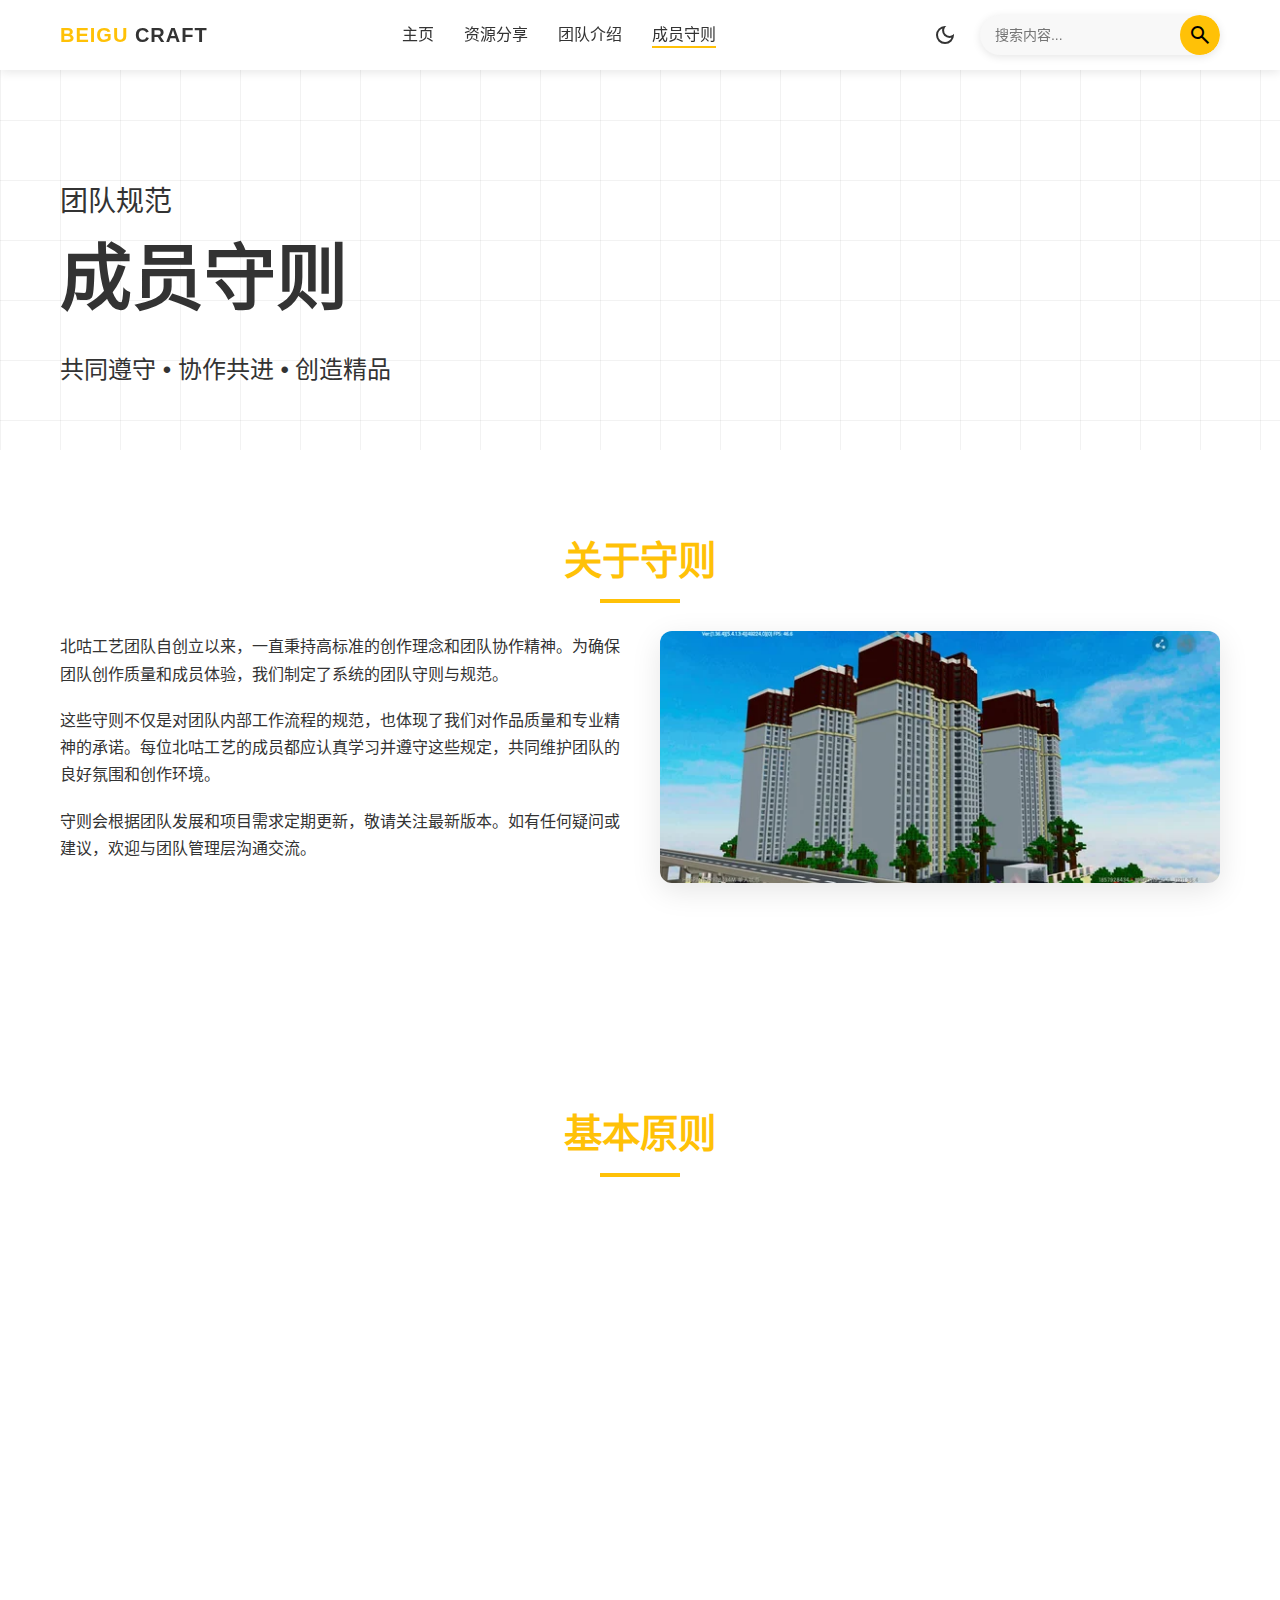
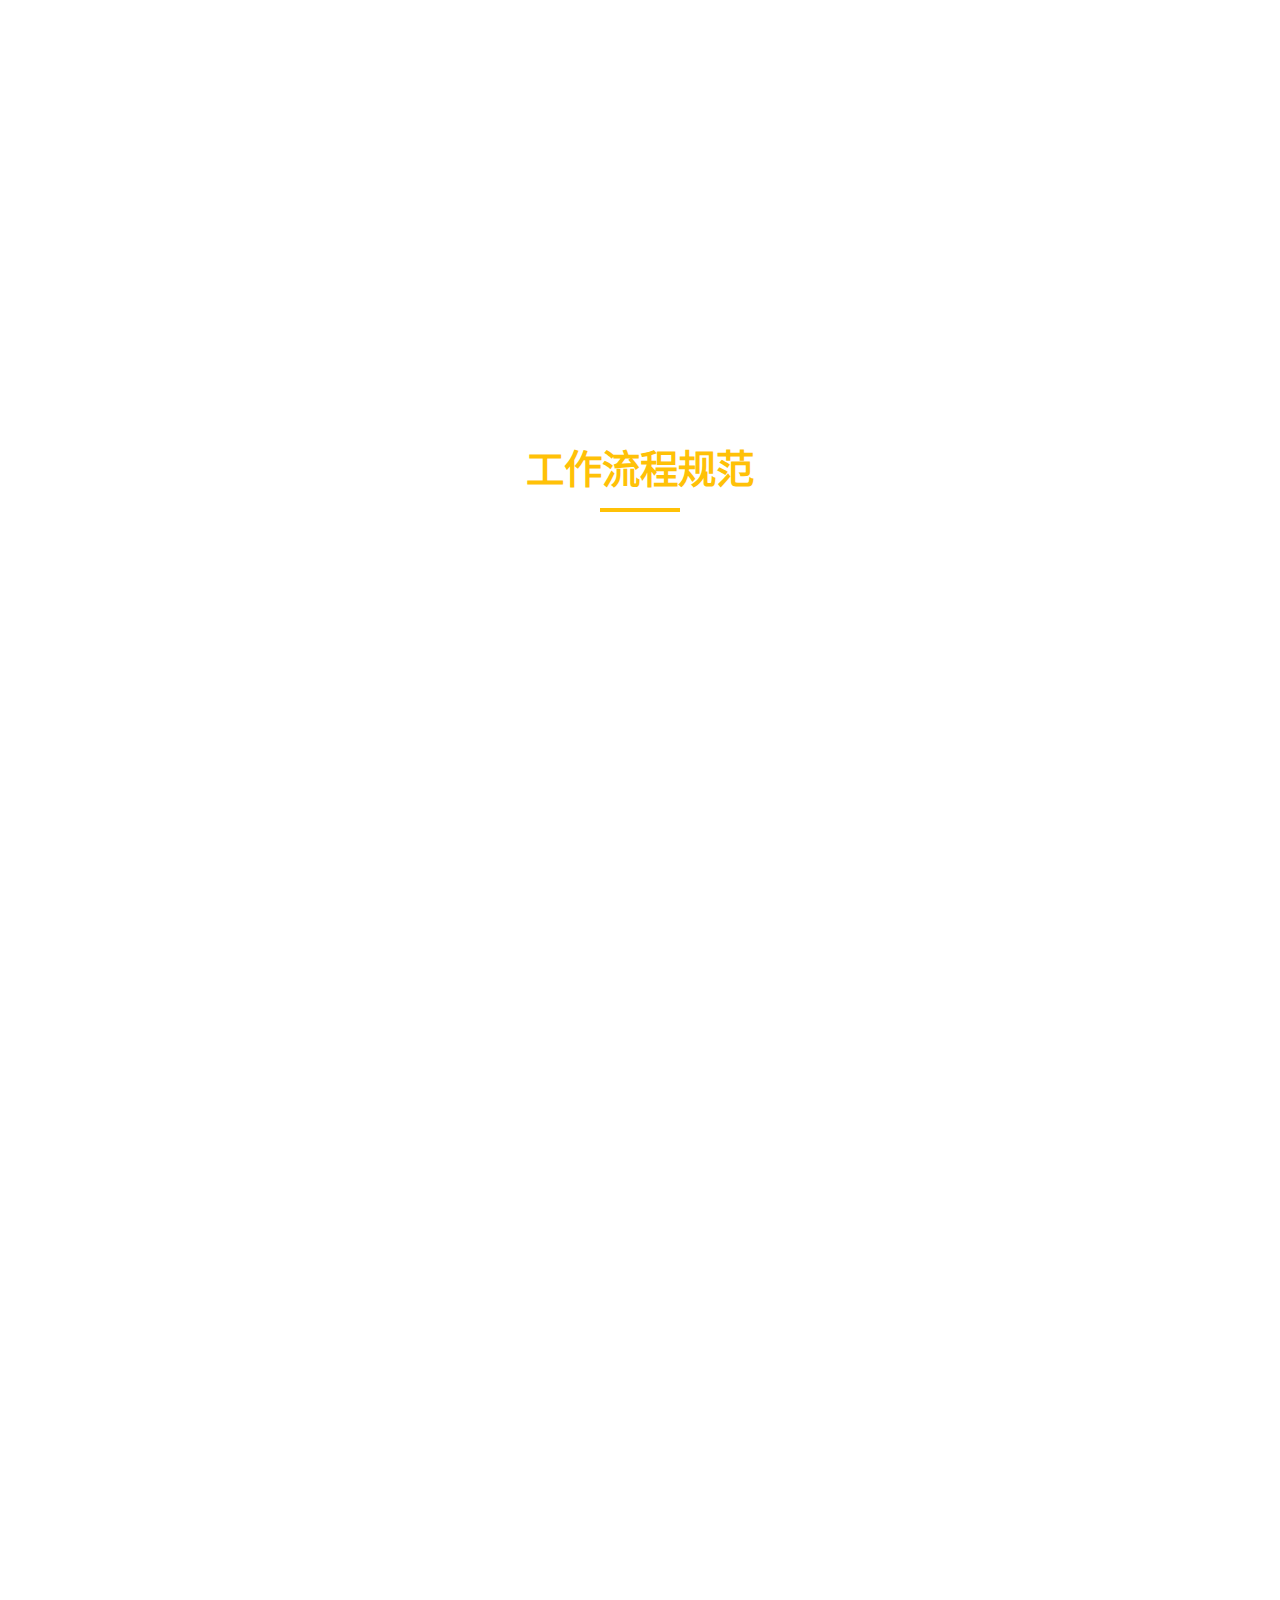
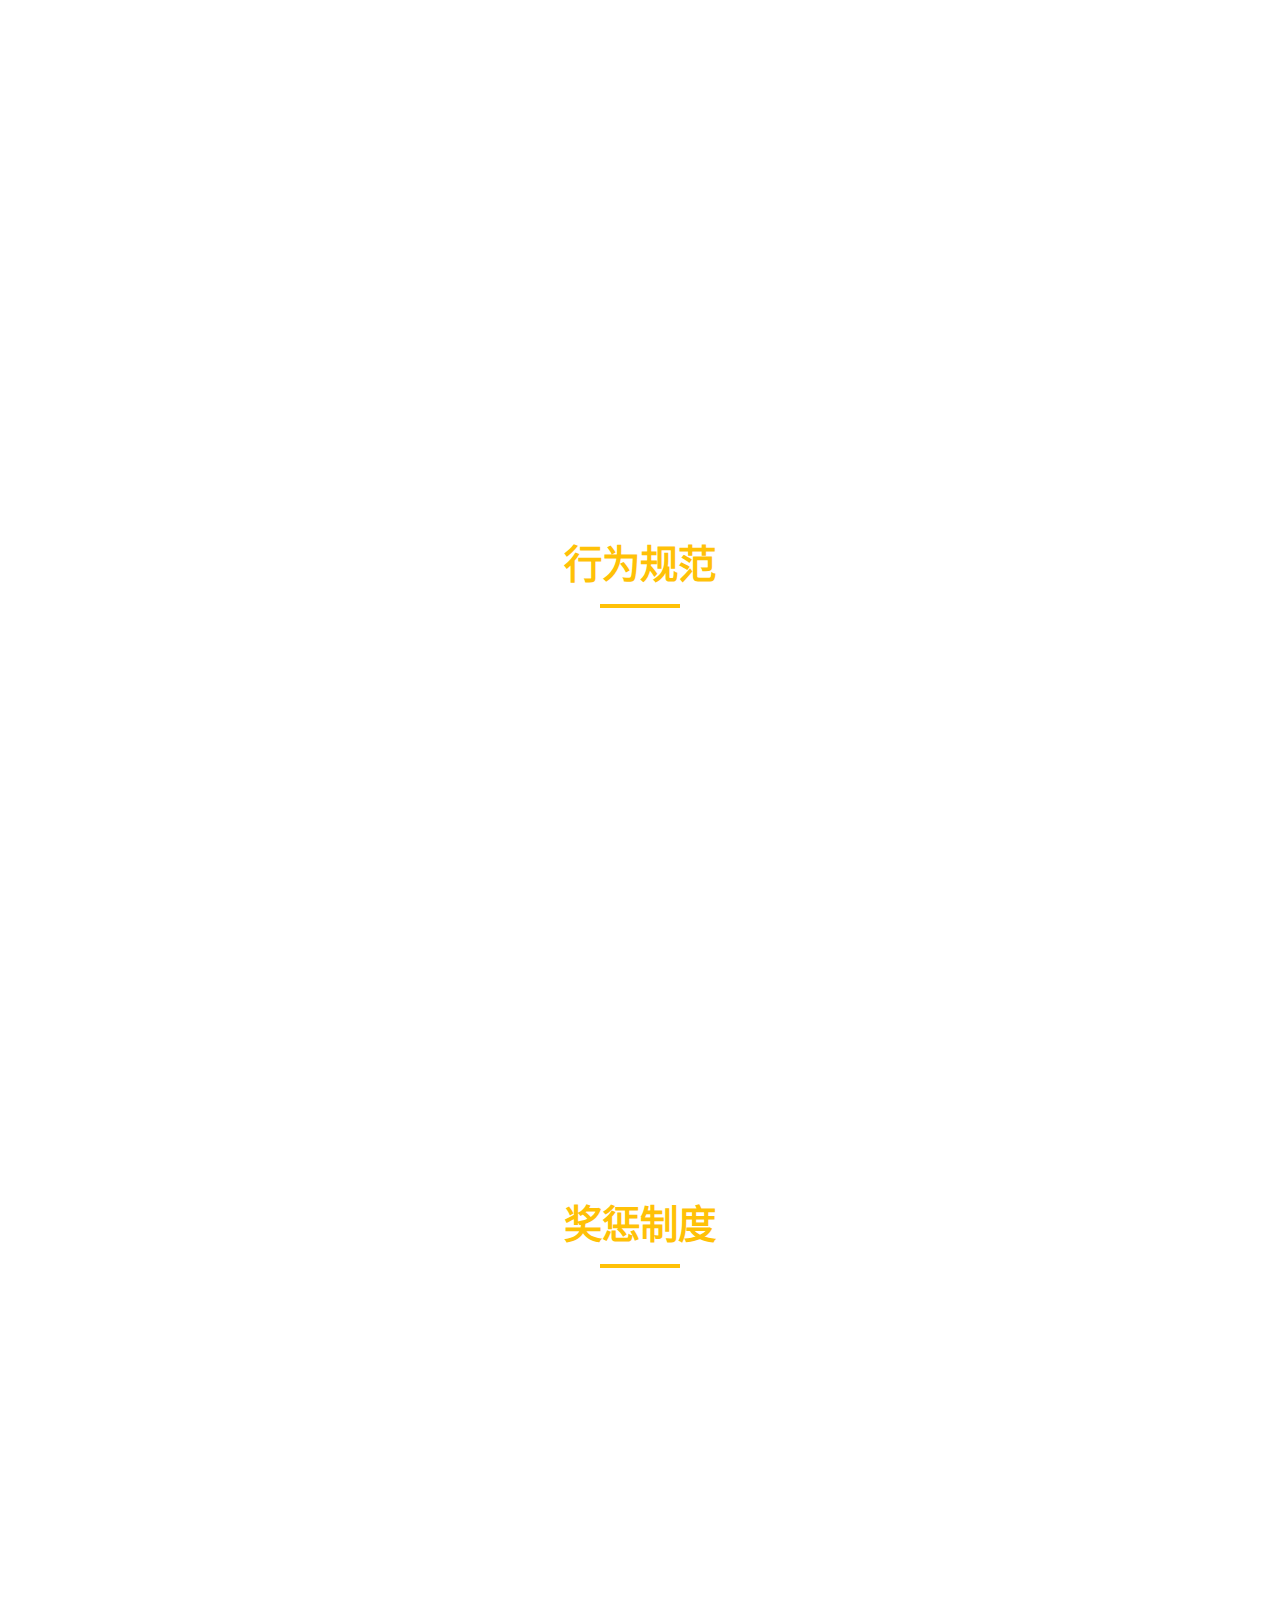
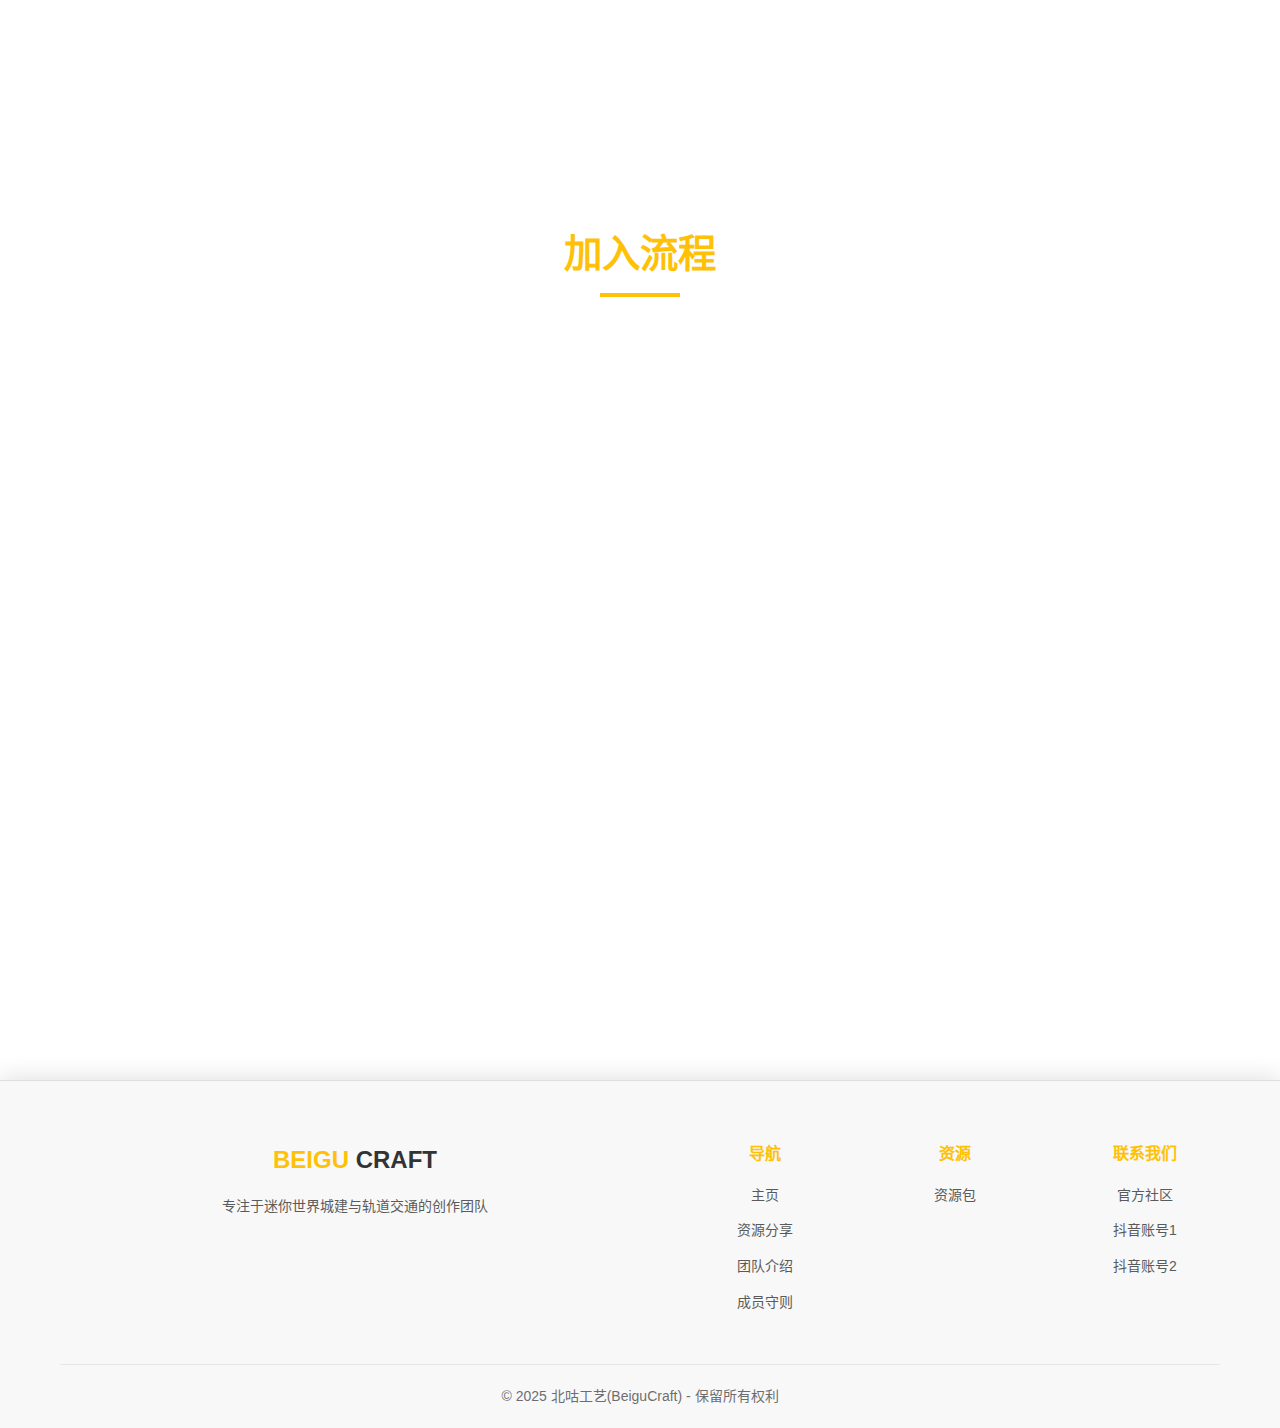
<file: rules.html>
<!DOCTYPE html>
<html lang="zh-CN">

<head>
    <meta charset="UTF-8">
    <meta name="viewport" content="width=device-width, initial-scale=1.0">
    <title>北咕工艺 - 成员守则</title>
    <link rel="stylesheet" href="css/style.css">
    <link rel="stylesheet" href="css/rules.css">
    <link rel="stylesheet" href="css/mod.css">
    <link rel="stylesheet"
        href="https://fonts.googleapis.com/css2?family=Material+Symbols+Outlined:opsz,wght,FILL,GRAD@20..48,100..700,0..1,-50..200" />
    <link rel="icon" href="images/favicon.png" type="image/png">
    <meta name="description" content="北咕工艺团队成员守则与工作流程规范，了解迷你世界创作团队的协作标准和质量要求">
    <meta name="keywords" content="北咕工艺守则,迷你世界团队规范,迷你世界创作标准,游戏团队协作,北咕工艺工作流程,迷你世界创作规范">
    <meta name="author" content="北咕工艺团队">
    <meta name="robots" content="index, follow">
    <meta property="og:title" content="北咕工艺 - 团队成员守则与规范">
    <meta property="og:description" content="了解北咕工艺团队的工作流程和行为规范，专业迷你世界创作团队的质量标准">
    <meta property="og:image" content="https://bgsdt.github.io/images/gallery16.png">
    <meta property="og:url" content="https://bgsdt.github.io/rules.html">
    <meta property="og:type" content="website">
    <link rel="canonical" href="https://bgsdt.github.io/rules.html">
    <script type="application/ld+json">
    {
      "@context": "https://schema.org",
      "@type": "WebPage",
      "name": "北咕工艺团队成员守则",
      "description": "北咕工艺团队成员守则与工作流程规范，了解迷你世界创作团队的协作标准和质量要求",
      "publisher": {
        "@type": "Organization",
        "name": "北咕工艺",
        "logo": "https://bgsdt.github.io/images/favicon.png"
      },
      "mainEntity": {
        "@type": "Article",
        "headline": "北咕工艺团队成员守则",
        "author": {
          "@type": "Organization",
          "name": "北咕工艺团队"
        },
        "publisher": {
          "@type": "Organization",
          "name": "北咕工艺",
          "logo": {
            "@type": "ImageObject",
            "url": "https://bgsdt.github.io/images/favicon.png"
          }
        },
        "datePublished": "2025-05-31",
        "dateModified": "2025-06-01"
      }
    }
    </script>
</head>

<body>
    <header>
        <div class="container">
            <div class="logo">
                <span>BEIGU</span> CRAFT
            </div>
            <nav>
                <ul>
                    <li><a href="index.html">主页</a></li>
                    <li><a href="mod.html">资源分享</a></li>
                    <li><a href="team.html">团队介绍</a></li>
                    <li class="active"><a href="rules.html">成员守则</a></li>
                </ul>
            </nav>
            <div class="right-menu">
                <button class="menu-toggle">
                    <span class="material-symbols-outlined">menu</span>
                </button>
                <button class="theme-toggle">
                    <span class="material-symbols-outlined">dark_mode</span>
                </button>
                <div class="search-container">
                    <div class="search-box">
                        <input type="text" id="site-search" placeholder="搜索内容...">
                        <button type="button" class="search-button">
                            <span class="material-symbols-outlined">search</span>
                </button>
                    </div>
                </div>
            </div>
        </div>
    </header>

    <main>
        <!-- 成员守则头部 -->
        <section class="hero rules-hero">
            <div class="grid-bg"></div>
            <div class="hero-content">
                <h2>团队规范</h2>
                <h1>成员守则</h1>
                <div class="hero-tag">
                    <p>共同遵守 • 协作共进 • 创造精品</p>
                </div>
            </div>
        </section>

        <!-- 守则介绍 -->
        <section class="rules-section">
            <h2>关于守则</h2>
            <div class="rules-overview">
                <div class="rules-overview-content">
                    <p>北咕工艺团队自创立以来，一直秉持高标准的创作理念和团队协作精神。为确保团队创作质量和成员体验，我们制定了系统的团队守则与规范。</p>
                    <p>这些守则不仅是对团队内部工作流程的规范，也体现了我们对作品质量和专业精神的承诺。每位北咕工艺的成员都应认真学习并遵守这些规定，共同维护团队的良好氛围和创作环境。</p>
                    <p>守则会根据团队发展和项目需求定期更新，敬请关注最新版本。如有任何疑问或建议，欢迎与团队管理层沟通交流。</p>
                </div>
                <div class="rules-overview-image">
                    <img src="images/gallery16.png" alt="团队协作">
                </div>
            </div>
        </section>

        <!-- 基本原则 -->
        <section class="rules-section">
            <h2>基本原则</h2>
            <div class="rules-principles">
                <div class="principle-item">
                    <div class="icon">
                        <span class="material-symbols-outlined">handshake</span>
                    </div>
                    <h3>互相尊重</h3>
                    <p>团队成员间应相互尊重，包容不同意见和创作风格。在讨论和协作过程中保持专业态度，不使用侮辱性语言或人身攻击。每个人的贡献都应得到认可和尊重。</p>
                </div>
                
                <div class="principle-item">
                    <div class="icon">
                        <span class="material-symbols-outlined">diversity_3</span>
                    </div>
                    <h3>团队协作</h3>
                    <p>北咕工艺强调团队协作精神，成员应积极参与团队活动和项目讨论。在遇到困难时主动寻求团队帮助，同时也要乐于分享知识和经验，共同提高团队整体水平。</p>
                </div>
                
                <div class="principle-item">
                    <div class="icon">
                        <span class="material-symbols-outlined">verified</span>
                    </div>
                    <h3>质量至上</h3>
                    <p>我们对作品质量有严格要求，每一个项目都应符合北咕工艺的品质标准。成员应对自己负责的部分进行充分测试和优化，确保最终呈现的作品达到专业水准。</p>
                </div>
                
                <div class="principle-item">
                    <div class="icon">
                        <span class="material-symbols-outlined">schedule</span>
                    </div>
                    <h3>时间管理</h3>
                    <p>尊重时间安排和项目计划，按时完成分配的任务。如遇特殊情况无法按期完成，应提前沟通，共同调整计划。团队活动和会议应准时参加，尊重他人时间。</p>
                </div>
                
                <div class="principle-item">
                    <div class="icon">
                        <span class="material-symbols-outlined">new_releases</span>
                    </div>
                    <h3>创新精神</h3>
                    <p>鼓励创新和尝试新技术、新方法。成员可以提出创新性的想法和解决方案，团队将提供必要的支持和资源。我们相信创新是团队持续发展的关键动力。</p>
                </div>
                
                <div class="principle-item">
                    <div class="icon">
                        <span class="material-symbols-outlined">copyright</span>
                    </div>
                    <h3>知识产权</h3>
                    <p>尊重知识产权，不使用未经授权的素材。团队项目的知识产权归北咕工艺所有，个人贡献会在项目中得到适当标注。对外发布团队作品需经团队同意。</p>
                </div>
            </div>
        </section>

        <!-- 工作流程规范 -->
        <section class="rules-section">
            <h2>工作流程规范</h2>
            <div class="workflow-rules">
                <div class="workflow-item">
                    <h3>项目立项</h3>
                    <ol>
                        <li>新项目提案需提交详细计划书，包括项目目标、所需资源和时间规划</li>
                        <li>项目需经团队管理层评估和批准后方可启动</li>
                        <li>大型项目将指定项目负责人，统筹协调各项工作</li>
                    </ol>
                </div>

                <div class="workflow-item">
                    <h3>设计与规划</h3>
                    <ol>
                        <li>所有项目必须有明确的设计文档和规划图纸</li>
                        <li>设计方案需经团队讨论并达成共识</li>
                        <li>设计文件应保存在团队共享云盘，便于所有成员访问</li>
                        <li>大型项目的设计变更需经项目负责人批准</li>
                    </ol>
                </div>

                <div class="workflow-item">
                    <h3>实施与建设</h3>
                    <ol>
                        <li>按照设计文档和分工安排进行建设</li>
                        <li>定期汇报进度，遇到问题及时沟通</li>
                        <li>建设过程中需定期备份，防止意外数据丢失</li>
                        <li>严格遵循团队统一的建筑规范和风格标准</li>
                    </ol>
                </div>

                <div class="workflow-item">
                    <h3>测试与优化</h3>
                    <ol>
                        <li>作品完成后必须经过全面测试，确保无明显错误</li>
                        <li>测试阶段需至少有一名非项目成员参与，提供客观意见</li>
                        <li>对测试中发现的问题，应记录并及时修复</li>
                        <li>优化建议应积极采纳，不断提升作品质量</li>
                    </ol>
                </div>

                <div class="workflow-item">
                    <h3>发布与宣传</h3>
                    <ol>
                        <li>作品发布前需经团队最终审核通过</li>
                        <li>发布内容应包含完整的作品信息和使用说明</li>
                        <li>团队成员应在适当渠道协助宣传推广</li>
                        <li>及时收集用户反馈，为后续更新提供参考</li>
                    </ol>
                </div>
            </div>
        </section>

        <!-- 行为规范 -->
        <section class="rules-section">
            <h2>行为规范</h2>
            <div class="behavior-rules">
                <div class="behavior-item">
                    <h3>团队沟通</h3>
                    <ul>
                        <li>使用团队指定的沟通工具和平台进行交流</li>
                        <li>重要通知应发布在官方频道，确保所有成员可见</li>
                        <li>讨论应保持在主题范围内，避免无关信息干扰</li>
                        <li>团队内部信息不得随意对外泄露</li>
                    </ul>
                </div>

                <div class="behavior-item">
                    <h3>冲突处理</h3>
                    <ul>
                        <li>遇到意见分歧时，应理性讨论，寻求最佳解决方案</li>
                        <li>无法自行解决的冲突，可请团队管理层协调</li>
                        <li>处理冲突时应以团队整体利益和项目目标为重</li>
                        <li>个人情绪不应影响团队氛围和工作进度</li>
                    </ul>
                </div>

                <div class="behavior-item">
                    <h3>社区互动</h3>
                    <ul>
                        <li>代表团队发言时应谨慎，避免引起不必要的争议</li>
                        <li>与社区玩家交流应保持友善和耐心</li>
                        <li>积极回应用户反馈和建议，但避免做出无法兑现的承诺</li>
                        <li>遇到不当言论或恶意攻击，不应激烈回应，可交由团队处理</li>
                    </ul>
                </div>
            </div>
        </section>

        <!-- 奖惩制度 -->
        <section class="rules-section">
            <h2>奖惩制度</h2>
            <div class="reward-punishment">
                <div class="reward-item">
                    <h3>奖励机制</h3>
                    <p>北咕工艺设立了完善的成员奖励机制，包括：</p>
                    <ul>
                        <li><strong>月度之星</strong>：根据月度贡献评选，获得专属徽章和奖励</li>
                        <li><strong>创新奖</strong>：对提出创新性解决方案的成员给予表彰</li>
                        <li><strong>项目优秀奖</strong>：对项目完成质量特别高的团队或个人予以奖励</li>
                        <li><strong>年度杰出贡献</strong>：年度表现突出的成员将获得特别表彰</li>
                    </ul>
                </div>

                <div class="punishment-item">
                    <h3>违规处理</h3>
                    <p>为维护团队秩序，对违反守则的行为将视情况采取不同级别的处理：</p>
                    <ul>
                        <li><strong>口头警告</strong>：轻微违规，首次违规通常采用此方式</li>
                        <li><strong>书面警告</strong>：多次轻微违规或中度违规行为</li>
                        <li><strong>暂停参与</strong>：暂时限制参与特定项目或团队活动</li>
                        <li><strong>资格取消</strong>：严重违反团队守则，可能导致团队成员资格被取消</li>
                    </ul>
                </div>
            </div>
        </section>

        <!-- 加入流程 -->
        <section class="rules-section">
            <h2>加入流程</h2>
            <div class="join-process">
                <div class="process-step">
                    <div class="step-number">01</div>
                    <div class="step-content">
                        <h3>提交申请</h3>
                        <p>通过官方网站或指定渠道提交加入申请，包括个人介绍、作品集和加入理由</p>
                    </div>
                </div>

                <div class="process-step">
                    <div class="step-number">02</div>
                    <div class="step-content">
                        <h3>初步筛选</h3>
                        <p>团队管理层对申请进行初步审核，评估申请者的技能水平和团队匹配度</p>
                    </div>
                </div>

                <div class="process-step">
                    <div class="step-number">03</div>
                    <div class="step-content">
                        <h3>面试交流</h3>
                        <p>通过在线或线下方式与团队代表进行面谈，深入了解双方期望和要求</p>
                    </div>
                </div>

                <div class="process-step">
                    <div class="step-number">04</div>
                    <div class="step-content">
                        <h3>正式加入</h3>
                        <p>表现良好者将获得正式成员资格，享有团队相关权益和资源</p>
                    </div>
                </div>
            </div>
        </section>
    </main>

    <footer>
        <div class="container">
            <div class="footer-content">
                <div class="footer-info">
                    <div class="footer-logo">
                        <span>BEIGU</span> CRAFT
                    </div>
                    <p>专注于迷你世界城建与轨道交通的创作团队</p>
                </div>
                <div class="footer-links">
                    <div class="footer-links-group">
                        <h3>导航</h3>
                        <ul>
                            <li><a href="index.html">主页</a></li>
                            <li><a href="mod.html">资源分享</a></li>
                            <li><a href="team.html">团队介绍</a></li>
                            <li><a href="rules.html">成员守则</a></li>
                        </ul>
                    </div>
                    <div class="footer-links-group">
                        <h3>资源</h3>
                        <ul>
                            <li><a href="mod.html#packages">资源包</a></li>
                        </ul>
                    </div>
                    <div class="footer-links-group">
                        <h3>联系我们</h3>
                        <ul>
                            <li><a href="https://qm.qq.com/q/nySNoVPd0k">官方社区</a></li>
                            <li><a href="https://www.douyin.com/user/MS4wLjABAAAArPM_XYxKRoQvoYD09S3baXWSX12Tx0Gyv9NPQ2Q3vT-JoA2a1aVadfW_ePrIpa7D">抖音账号1</a></li>
                            <li><a href="https://www.douyin.com/user/MS4wLjABAAAAxxbWERL3Qb0Gbyd-5_AC5JAqLwK-Vgh21Lfs8I_svtOAfZ15NO89Ki5kiCJ0DaQv">抖音账号2</a></li>
                        </ul>
                    </div>
                </div>
            </div>
            <div class="footer-bottom">
            <p>&copy; 2025 北咕工艺(BeiguCraft) - 保留所有权利</p>
            </div>
        </div>
    </footer>

    <script src="js/theme.js"></script>
    <script src="js/search.js"></script>
    <script src="js/rules.js"></script>
</body>

</html>
</file>
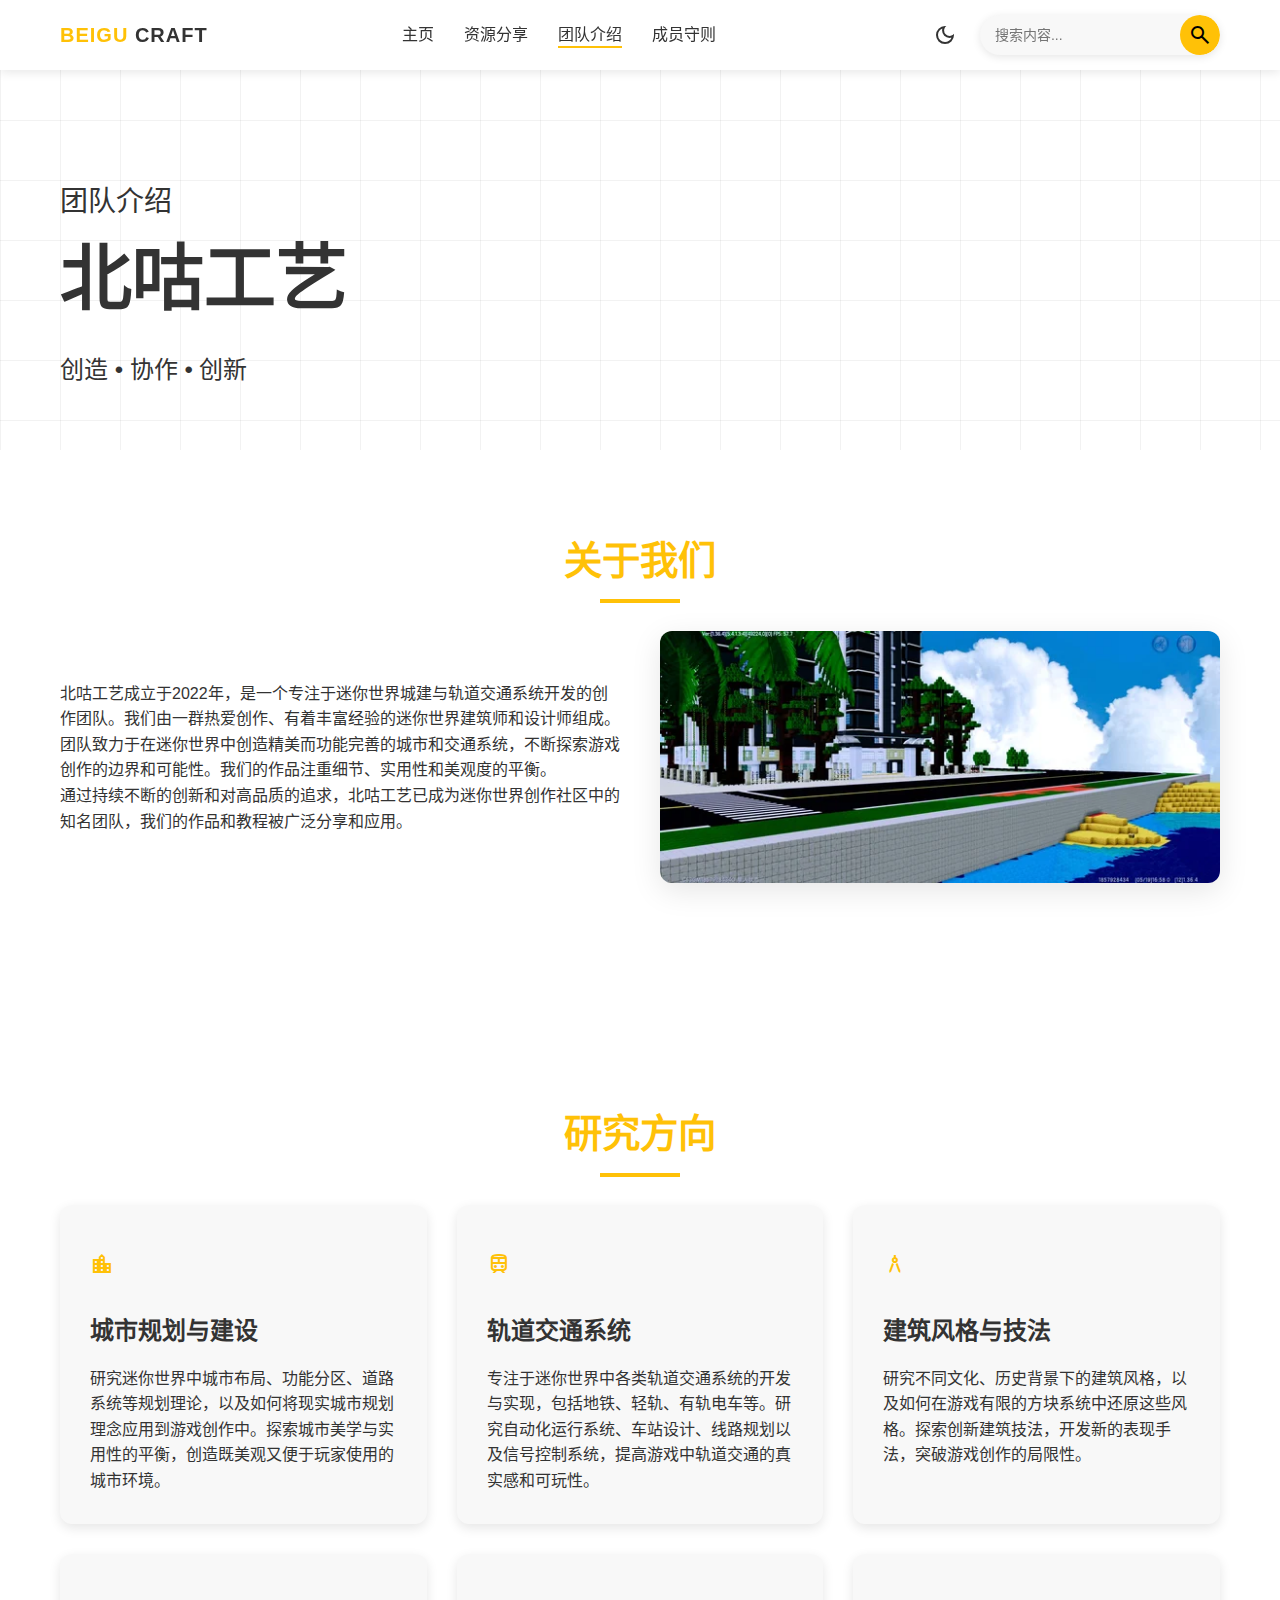
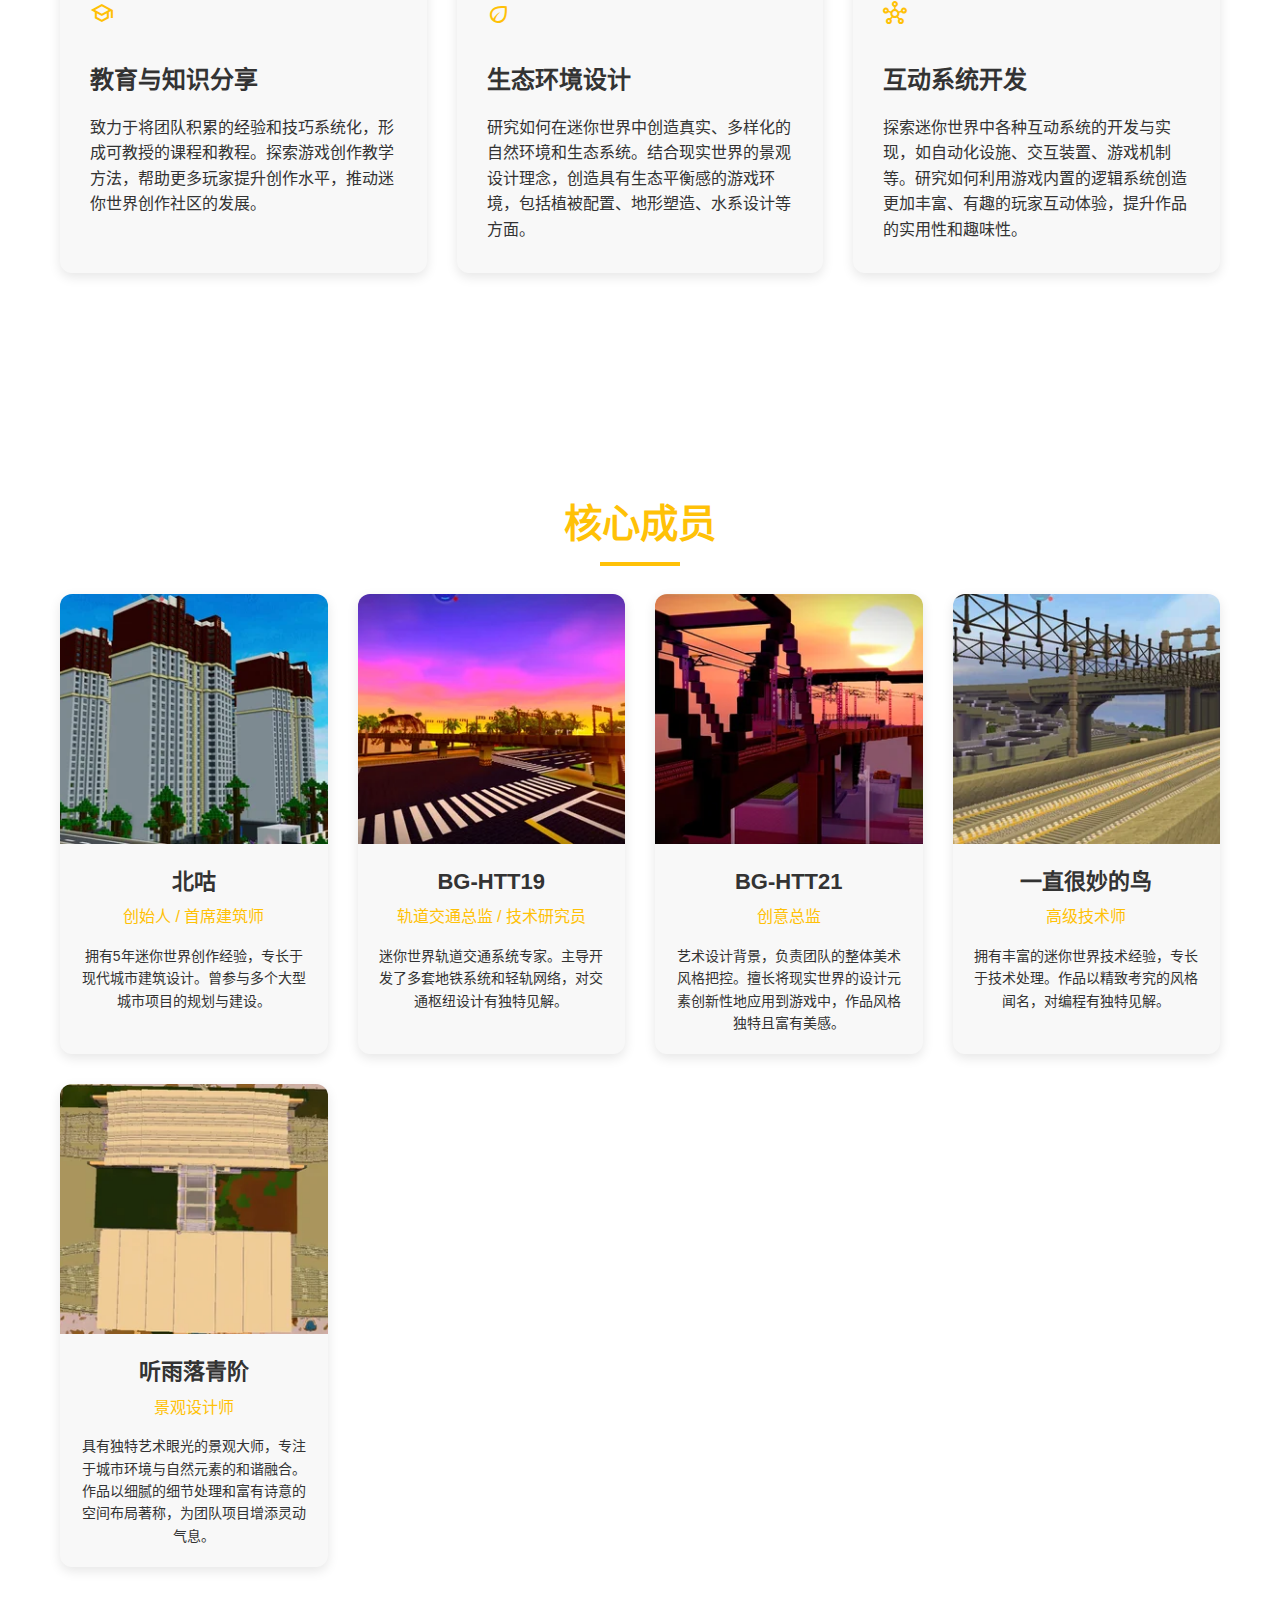
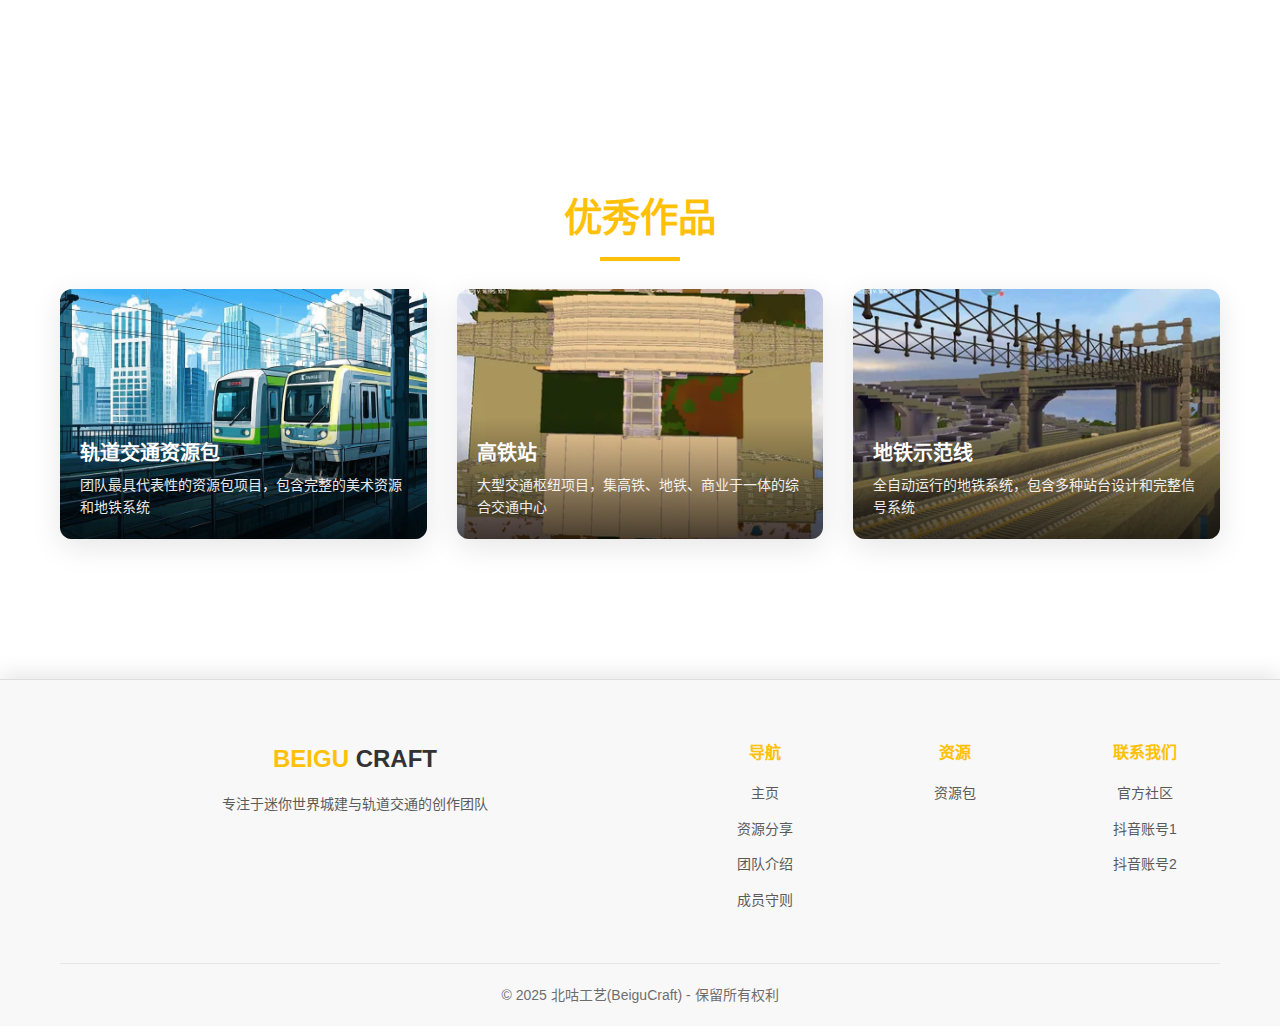
<file: team.html>
<!DOCTYPE html>
<html lang="zh-CN">

<head>
    <meta charset="UTF-8">
    <meta name="viewport" content="width=device-width, initial-scale=1.0">
    <title>北咕工艺 - 团队介绍</title>
    <link rel="stylesheet" href="css/style.css">
    <link rel="stylesheet" href="css/team.css">
    <link rel="stylesheet" href="css/mod.css">
    <link rel="stylesheet"
        href="https://fonts.googleapis.com/css2?family=Material+Symbols+Outlined:opsz,wght,FILL,GRAD@20..48,100..700,0..1,-50..200" />
    <link rel="icon" href="images/favicon.png" type="image/png">
    <meta name="description" content="北咕工艺团队成员介绍，了解专注迷你世界城建与轨道交通的创作团队背景和研究方向">
    <meta name="keywords" content="北咕工艺团队,迷你世界创作者,迷你世界建筑师,迷你世界交通团队,北咕,BeiguCraft团队,迷你世界专业团队">
    <meta name="author" content="北咕工艺团队">
    <meta name="robots" content="index, follow">
    <meta property="og:title" content="北咕工艺 - 迷你世界创作团队介绍">
    <meta property="og:description" content="了解北咕工艺团队成员和研究方向，专注迷你世界城建与轨道交通的创作团队">
    <meta property="og:image" content="https://bgsdt.github.io/images/gallery16.png">
    <meta property="og:url" content="https://bgsdt.github.io/team.html">
    <meta property="og:type" content="website">
    <link rel="canonical" href="https://bgsdt.github.io/team.html">
    <script type="application/ld+json">
    {
      "@context": "https://schema.org",
      "@type": "Organization",
      "name": "北咕工艺",
      "alternateName": "BeiguCraft",
      "url": "https://bgsdt.github.io/",
      "logo": "https://bgsdt.github.io/images/favicon.png",
      "description": "专注于迷你世界城建与轨道交通的创作团队",
      "foundingDate": "2022",
      "founder": {
        "@type": "Person",
        "name": "北咕"
      },
      "member": [
        {
          "@type": "Person",
          "name": "北咕",
          "jobTitle": "创始人 / 首席建筑师",
          "description": "拥有5年迷你世界创作经验，专长于现代城市建筑设计"
        },
        {
          "@type": "Person",
          "name": "BG-HTT19",
          "jobTitle": "轨道交通总监 / 技术研究员",
          "description": "迷你世界轨道交通系统专家"
        },
        {
          "@type": "Person",
          "name": "BG-HTT21",
          "jobTitle": "创意总监",
          "description": "艺术设计背景，负责团队的整体美术风格把控"
        },
        {
          "@type": "Person",
          "name": "一直很妙的鸟",
          "jobTitle": "高级技术师",
          "description": "拥有丰富的迷你世界技术经验，专长于技术处理"
        },
        {
          "@type": "Person",
          "name": "听雨落青阶",
          "jobTitle": "景观设计师",
          "description": "具有独特艺术眼光的景观大师"
        }
      ]
    }
    </script>
</head>

<body>
    <header>
        <div class="container">
            <div class="logo">
                <span>BEIGU</span> CRAFT
            </div>
            <nav>
                <ul>
                    <li><a href="index.html">主页</a></li>
                    <li><a href="mod.html">资源分享</a></li>
                    <li class="active"><a href="team.html">团队介绍</a></li>
                    <li><a href="rules.html">成员守则</a></li>
                </ul>
            </nav>
            <div class="right-menu">
                <button class="menu-toggle">
                    <span class="material-symbols-outlined">menu</span>
                </button>
                <button class="theme-toggle">
                    <span class="material-symbols-outlined">dark_mode</span>
                </button>
                <div class="search-container">
                    <div class="search-box">
                        <input type="text" id="site-search" placeholder="搜索内容...">
                        <button type="button" class="search-button">
                            <span class="material-symbols-outlined">search</span>
                </button>
                    </div>
                </div>
            </div>
        </div>
    </header>

    <main>
        <!-- 团队简介头部 -->
        <section class="hero team-hero">
            <div class="grid-bg"></div>
            <div class="hero-content">
                <h2>团队介绍</h2>
                <h1>北咕工艺</h1>
                <div class="hero-tag">
                    <p>创造 • 协作 • 创新</p>
                </div>
            </div>
        </section>

        <!-- 团队整体介绍 -->
        <section class="team-section">
            <h2>关于我们</h2>
            <div class="team-overview">
                <div class="team-overview-content">
                    <p>北咕工艺成立于2022年，是一个专注于迷你世界城建与轨道交通系统开发的创作团队。我们由一群热爱创作、有着丰富经验的迷你世界建筑师和设计师组成。</p>
                    <p>团队致力于在迷你世界中创造精美而功能完善的城市和交通系统，不断探索游戏创作的边界和可能性。我们的作品注重细节、实用性和美观度的平衡。</p>
                    <p>通过持续不断的创新和对高品质的追求，北咕工艺已成为迷你世界创作社区中的知名团队，我们的作品和教程被广泛分享和应用。</p>
                </div>
                <div class="team-overview-image">
                    <img src="images/gallery18.png" alt="北咕工艺团队合影">
                </div>
            </div>
        </section>

        <!-- 研究方向 -->
        <section class="team-section">
            <h2>研究方向</h2>
            <div class="research-directions">
                <div class="research-item">
                    <div class="icon">
                        <span class="material-symbols-outlined">location_city</span>
                    </div>
                    <h3>城市规划与建设</h3>
                    <p>研究迷你世界中城市布局、功能分区、道路系统等规划理论，以及如何将现实城市规划理念应用到游戏创作中。探索城市美学与实用性的平衡，创造既美观又便于玩家使用的城市环境。</p>
                </div>
                
                <div class="research-item">
                    <div class="icon">
                        <span class="material-symbols-outlined">train</span>
                    </div>
                    <h3>轨道交通系统</h3>
                    <p>专注于迷你世界中各类轨道交通系统的开发与实现，包括地铁、轻轨、有轨电车等。研究自动化运行系统、车站设计、线路规划以及信号控制系统，提高游戏中轨道交通的真实感和可玩性。</p>
                </div>
                
                <div class="research-item">
                    <div class="icon">
                        <span class="material-symbols-outlined">architecture</span>
                    </div>
                    <h3>建筑风格与技法</h3>
                    <p>研究不同文化、历史背景下的建筑风格，以及如何在游戏有限的方块系统中还原这些风格。探索创新建筑技法，开发新的表现手法，突破游戏创作的局限性。</p>
                </div>
                
                <div class="research-item">
                    <div class="icon">
                        <span class="material-symbols-outlined">school</span>
                    </div>
                    <h3>教育与知识分享</h3>
                    <p>致力于将团队积累的经验和技巧系统化，形成可教授的课程和教程。探索游戏创作教学方法，帮助更多玩家提升创作水平，推动迷你世界创作社区的发展。</p>
                </div>
                
                <div class="research-item">
                    <div class="icon">
                        <span class="material-symbols-outlined">eco</span>
                    </div>
                    <h3>生态环境设计</h3>
                    <p>研究如何在迷你世界中创造真实、多样化的自然环境和生态系统。结合现实世界的景观设计理念，创造具有生态平衡感的游戏环境，包括植被配置、地形塑造、水系设计等方面。</p>
                </div>
                
                <div class="research-item">
                    <div class="icon">
                        <span class="material-symbols-outlined">hub</span>
                    </div>
                    <h3>互动系统开发</h3>
                    <p>探索迷你世界中各种互动系统的开发与实现，如自动化设施、交互装置、游戏机制等。研究如何利用游戏内置的逻辑系统创造更加丰富、有趣的玩家互动体验，提升作品的实用性和趣味性。</p>
                </div>
            </div>
        </section>

        <!-- 团队成员 -->
        <section class="team-section">
            <h2>核心成员</h2>
            <div class="team-members">
                <div class="member-card">
                    <div class="member-photo">
                        <img src="images/gallery16.png" alt="成员照片">
                    </div>
                    <div class="member-info">
                        <h3>北咕</h3>
                        <h4>创始人 / 首席建筑师</h4>
                        <p>拥有5年迷你世界创作经验，专长于现代城市建筑设计。曾参与多个大型城市项目的规划与建设。</p>
                    </div>
                </div>

                <div class="member-card">
                    <div class="member-photo">
                        <img src="images/gallery12.png" alt="成员照片">
                    </div>
                    <div class="member-info">
                        <h3>BG-HTT19</h3>
                        <h4>轨道交通总监 / 技术研究员</h4>
                        <p>迷你世界轨道交通系统专家。主导开发了多套地铁系统和轻轨网络，对交通枢纽设计有独特见解。</p>
                    </div>
                </div>

                <div class="member-card">
                    <div class="member-photo">
                        <img src="images/gallery22.png" alt="成员照片">
                    </div>
                    <div class="member-info">
                        <h3>BG-HTT21</h3>
                        <h4>创意总监</h4>
                        <p>艺术设计背景，负责团队的整体美术风格把控。擅长将现实世界的设计元素创新性地应用到游戏中，作品风格独特且富有美感。</p>
                    </div>
                </div>

                <div class="member-card">
                    <div class="member-photo">
                        <img src="images/gallery09.png" alt="一直很妙的niao">
                    </div>
                    <div class="member-info">
                        <h3>一直很妙的鸟</h3>
                        <h4>高级技术师</h4>
                        <p>拥有丰富的迷你世界技术经验，专长于技术处理。作品以精致考究的风格闻名，对编程有独特见解。</p>
                    </div>
                </div>

                <div class="member-card">
                    <div class="member-photo">
                        <img src="images/gallery08.png" alt="听雨落青阶">
                    </div>
                    <div class="member-info">
                        <h3>听雨落青阶</h3>
                        <h4>景观设计师</h4>
                        <p>具有独特艺术眼光的景观大师，专注于城市环境与自然元素的和谐融合。作品以细腻的细节处理和富有诗意的空间布局著称，为团队项目增添灵动气息。</p>
                    </div>
                </div>
            </div>
        </section>

        <!-- 优秀作品 -->
        <section class="team-section">
            <h2>优秀作品</h2>
            <div class="featured-works">
                <div class="work-item">
                    <img src="images/metromod.png" alt="作品图片">
                    <div class="work-info">
                        <h3>轨道交通资源包</h3>
                        <p>团队最具代表性的资源包项目，包含完整的美术资源和地铁系统</p>
                    </div>
                </div>

                <div class="work-item">
                    <img src="images/gallery08.png" alt="作品图片">
                    <div class="work-info">
                        <h3>高铁站</h3>
                        <p>大型交通枢纽项目，集高铁、地铁、商业于一体的综合交通中心</p>
                    </div>
                </div>

                <div class="work-item">
                    <img src="images/gallery09.png" alt="作品图片">
                    <div class="work-info">
                        <h3>地铁示范线</h3>
                        <p>全自动运行的地铁系统，包含多种站台设计和完整信号系统</p>
                    </div>
                </div>
            </div>
        </section>
    </main>

    <footer>
        <div class="container">
            <div class="footer-content">
                <div class="footer-info">
                    <div class="footer-logo">
                        <span>BEIGU</span> CRAFT
                    </div>
                    <p>专注于迷你世界城建与轨道交通的创作团队</p>
                </div>
                <div class="footer-links">
                    <div class="footer-links-group">
                        <h3>导航</h3>
                        <ul>
                            <li><a href="index.html">主页</a></li>
                            <li><a href="mod.html">资源分享</a></li>
                            <li><a href="team.html">团队介绍</a></li>
                            <li><a href="rules.html">成员守则</a></li>
                        </ul>
                    </div>
                    <div class="footer-links-group">
                        <h3>资源</h3>
                        <ul>
                            <li><a href="mod.html#packages">资源包</a></li>
                        </ul>
                    </div>
                    <div class="footer-links-group">
                        <h3>联系我们</h3>
                        <ul>
                            <li><a href="https://qm.qq.com/q/nySNoVPd0k">官方社区</a></li>
                            <li><a href="https://www.douyin.com/user/MS4wLjABAAAArPM_XYxKRoQvoYD09S3baXWSX12Tx0Gyv9NPQ2Q3vT-JoA2a1aVadfW_ePrIpa7D">抖音账号1</a></li>
                            <li><a href="https://www.douyin.com/user/MS4wLjABAAAAxxbWERL3Qb0Gbyd-5_AC5JAqLwK-Vgh21Lfs8I_svtOAfZ15NO89Ki5kiCJ0DaQv">抖音账号2</a></li>
                        </ul>
                    </div>
                </div>
            </div>
            <div class="footer-bottom">
            <p>&copy; 2025 北咕工艺(BeiguCraft) - 保留所有权利</p>
            </div>
        </div>
    </footer>

    <script src="js/theme.js"></script>
    <script src="js/search.js"></script>
    <script src="js/team.js"></script>
</body>

</html>
</file>
<file: css/style.css>
:root {
    --primary-color: #ffc107;
    --background-color: #ffffff;
    --text-color: #333333;
    --card-bg-color: #f8f8f8;
    --header-bg-color: rgba(255, 255, 255, 0.9);
    --shadow-color: rgba(0, 0, 0, 0.1);
    --grid-color: rgba(0, 0, 0, 0.05);
    --border-color: rgba(0, 0, 0, 0.1);
    --grid-highlight-color: rgba(255, 165, 0);
    --card-glow-color: rgba(255, 193, 7, 0.5);
}

[data-theme="dark"] {
    --background-color: #121212;
    --text-color: #f1f1f1;
    --card-bg-color: #1e1e1e;
    --header-bg-color: rgba(18, 18, 18, 0.9);
    --shadow-color: rgba(0, 0, 0, 0.3);
    --grid-color: rgba(255, 255, 255, 0.05);
    --border-color: rgba(255, 255, 255, 0.1);
    --grid-highlight-color: rgba(255, 165, 0);
    --card-glow-color: rgba(255, 193, 7, 0.4);
}

* {
    margin: 0;
    padding: 0;
    box-sizing: border-box;
}

body {
    font-family: 'PingFang SC', 'Helvetica Neue', Arial, sans-serif;
    background-color: var(--background-color);
    color: var(--text-color);
    line-height: 1.6;
    overflow-x: hidden;
    transition: background-color 0.3s, color 0.3s;
}

.container {
    width: 100%;
    max-width: 1200px;
    margin: 0 auto;
    padding: 0 20px;
}

/* 头部样式 */
header {
    position: fixed;
    top: 0;
    left: 0;
    width: 100%;
    background-color: var(--header-bg-color);
    backdrop-filter: blur(10px);
    z-index: 1000;
    box-shadow: 0 2px 10px var(--shadow-color);
}

header .container {
    display: flex;
    align-items: center;
    justify-content: space-between;
    height: 70px;
}

.logo {
    font-size: 20px;
    font-weight: 600;
    letter-spacing: 1px;
}

.logo span {
    color: var(--primary-color);
}

nav ul {
    display: flex;
    list-style: none;
}

nav ul li {
    margin: 0 15px;
}

nav ul li a {
    text-decoration: none;
    color: var(--text-color);
    font-size: 16px;
    position: relative;
    padding: 5px 0;
}

nav ul li a::after {
    content: '';
    position: absolute;
    bottom: 0;
    left: 0;
    width: 0;
    height: 2px;
    background-color: var(--primary-color);
    transition: width 0.3s;
}

nav ul li.active a::after,
nav ul li a:hover::after {
    width: 100%;
}

.right-menu {
    display: flex;
    align-items: center;
}

.right-menu button {
    background: none;
    border: none;
    cursor: pointer;
    margin-left: 15px;
    color: var(--text-color);
    display: flex;
    align-items: center;
    justify-content: center;
    width: 40px;
    height: 40px;
    border-radius: 50%;
    transition: background-color 0.3s;
}

.right-menu button:hover {
    background-color: var(--card-bg-color);
}

/* 菜单按钮样式 */
.menu-toggle {
    display: none !important;
}

/* 搜索框样式 */
.search-container {
    margin-left: 15px;
}

.search-box {
    display: flex;
    position: relative;
    box-shadow: 0 2px 8px var(--shadow-color);
    border-radius: 20px;
    overflow: hidden;
    background-color: var(--card-bg-color);
    height: 40px;
}

.search-box input {
    width: 200px;
    padding: 8px 15px;
    border: none;
    outline: none;
    font-size: 14px;
    background-color: transparent;
    color: var(--text-color);
}

.search-box .search-button {
    background-color: var(--primary-color);
    border: none;
    color: #000;
    padding: 0 15px;
    cursor: pointer;
    transition: background-color 0.3s;
    display: flex;
    align-items: center;
    justify-content: center;
    margin: 0;
}

.search-box .search-button:hover {
    background-color: #e6ac00;
}

/* 搜索结果样式 */
.search-results {
    position: absolute;
    top: 70px;
    right: 20px;
    width: 300px;
    max-height: 400px;
    overflow-y: auto;
    background-color: var(--card-bg-color);
    border-radius: 10px;
    box-shadow: 0 4px 12px var(--shadow-color);
    z-index: 1001;
    display: none;
}

.search-results.active {
    display: block;
}

.search-results-item {
    padding: 12px 15px;
    border-bottom: 1px solid var(--border-color);
    cursor: pointer;
    transition: background-color 0.2s;
}

.search-results-item:hover {
    background-color: rgba(255, 193, 7, 0.1);
}

.search-results-item h4 {
    margin-bottom: 5px;
    font-size: 15px;
}

.search-results-item p {
    font-size: 13px;
    opacity: 0.8;
}

.search-no-results {
    padding: 20px;
    text-align: center;
}

/* 网格背景 */
.grid-bg {
    position: absolute;
    top: 0;
    left: 0;
    right: 0;
    bottom: 0;
    background-image: linear-gradient(var(--grid-color) 1px, transparent 1px),
                      linear-gradient(90deg, var(--grid-color) 1px, transparent 1px);
    background-size: 60px 60px;
    z-index: -1;
}

/* 网格单元格高亮效果 */
.grid-cell {
    position: absolute;
    width: 60px;
    height: 60px;
    z-index: -1;
    transition: background-color 0.3s;
}

.grid-cell.active {
    background-color: var(--grid-highlight-color);
}

/* 英雄区样式 */
.hero {
    position: relative;
    min-height: 100vh;
    display: flex;
    align-items: center;
    padding-top: 70px;
}

.hero-content {
    padding: 0 20px;
    max-width: 1200px;
    margin: 0 auto;
    width: 100%;
}

.hero h2 {
    font-size: 28px;
    font-weight: 400;
    margin-bottom: 10px;
}

.hero h1 {
    font-size: 72px;
    font-weight: 700;
    margin-bottom: 10px;
    line-height: 1.2;
}

.hero-tag {
    margin-top: 30px;
    font-size: 24px;
    display: flex;
    align-items: center;
}

.hero-tag p {
    display: flex;
    align-items: center;
}

.highlight {
    background-color: var(--primary-color);
    color: #000;
    padding: 5px 15px;
    border-radius: 4px;
    font-weight: 600;
    margin-left: 10px;
}

/* P2P 轮播样式 */
.p2p-carousel {
    display: inline-flex;
    position: relative;
    background-color: var(--primary-color);
    color: #000;
    padding: 5px 15px;
    border-radius: 4px;
    min-width: 80px;
    text-align: center;
    height: 40px;
    overflow: hidden;
    vertical-align: middle;
    margin-left: 10px;
    align-items: center;
    justify-content: center;
    width: auto;
    white-space: nowrap;
    transition: width 0.5s ease;
}

.p2p-item {
    position: absolute;
    top: 0;
    left: 0;
    width: 100%;
    height: 100%;
    display: flex;
    align-items: center;
    justify-content: center;
    opacity: 0;
    transform: translateY(100%);
    transition: opacity 0.5s, transform 0.5s;
    padding: 0 5px;
}

.p2p-item.active {
    opacity: 1;
    transform: translateY(0);
}

.p2p-item.previous {
    opacity: 0;
    transform: translateY(-100%);
}

/* 弹跳轮播样式 */
.bounce-carousel {
    display: inline-flex;
    position: relative;
    background-color: var(--primary-color);
    color: #000;
    padding: 5px 15px;
    border-radius: 4px;
    min-width: 80px;
    text-align: center;
    height: 40px;
    overflow: hidden;
    vertical-align: middle;
    margin-left: 10px;
    align-items: center;
    justify-content: center;
    width: auto;
    white-space: nowrap;
    transition: width 0.5s ease;
}

.bounce-item {
    position: absolute;
    top: 0;
    left: 0;
    width: 100%;
    height: 100%;
    display: flex;
    align-items: center;
    justify-content: center;
    opacity: 0;
    transform: translateY(100%);
    transition: opacity 0.4s, transform 0.6s cubic-bezier(0.19, 1.0, 0.22, 1.2);
    padding: 0 5px;
}

.bounce-item.active {
    opacity: 1;
    transform: translateY(0);
}

.bounce-item.previous {
    opacity: 0;
    transform: translateY(-100%);
}

/* 关于我们区域 */
.about {
    padding: 100px 20px;
    max-width: 1200px;
    margin: 0 auto;
}

.about h2 {
    text-align: center;
    font-size: 2.4rem;
    margin-bottom: 2.5rem;
    color: var(--primary-color);
    position: relative;
}

.about h2::after {
    content: '';
    position: absolute;
    width: 80px;
    height: 4px;
    background-color: var(--primary-color);
    bottom: -12px;
    left: 50%;
    transform: translateX(-50%);
}

.about p {
    font-size: 18px;
    max-width: 800px;
    line-height: 1.8;
}

/* 迷你世界展示区 */
.showcase {
    overflow: hidden;
    position: relative;
    padding: 70px 0;
    background-color: var(--background-color);
    margin-bottom: 50px;
}

.showcase h2 {
    text-align: center;
    font-size: 2.4rem;
    margin-bottom: 2.5rem;
    color: var(--primary-color);
    position: relative;
}

.showcase h2::after {
    content: '';
    position: absolute;
    width: 80px;
    height: 4px;
    background-color: var(--primary-color);
    bottom: -12px;
    left: 50%;
    transform: translateX(-50%);
}

.gallery-container {
    display: grid;
    grid-template-columns: repeat(auto-fit, minmax(300px, 1fr));
    gap: 20px;
    padding: 20px;
    max-width: 1400px;
    margin: 0 auto;
    position: relative;
}

.gallery-item {
    border-radius: 12px;
    overflow: hidden;
    position: relative;
    box-shadow: 0 5px 15px var(--shadow-color);
    transition: transform 0.4s, box-shadow 0.4s;
    aspect-ratio: 16/9;
    cursor: pointer;
    animation: fadeInUp 0.6s ease forwards;
    opacity: 0;
}

@keyframes fadeInUp {
    from {
        opacity: 0;
        transform: translateY(30px);
    }
    to {
        opacity: 1;
        transform: translateY(0);
    }
}

.gallery-item:hover {
    transform: translateY(-10px);
    box-shadow: 0 15px 30px var(--shadow-color);
}

.gallery-item img {
    width: 100%;
    height: 100%;
    object-fit: cover;
    display: block;
    transition: transform 0.5s ease;
}

.gallery-item:hover img {
    transform: scale(1.05);
}

.gallery-overlay {
    position: absolute;
    bottom: 0;
    left: 0;
    right: 0;
    background: linear-gradient(to top, rgba(0,0,0,0.8) 0%, rgba(0,0,0,0.2) 60%, rgba(0,0,0,0) 100%);
    color: white;
    padding: 30px;
    opacity: 0;
    transition: opacity 0.4s ease;
    display: flex;
    align-items: flex-end;
    height: 100%;
}

.gallery-item:hover .gallery-overlay {
    opacity: 1;
}

.gallery-overlay-content {
    max-width: 100%;
    transform: translateY(20px);
    transition: transform 0.4s ease;
}

.gallery-item:hover .gallery-overlay-content {
    transform: translateY(0);
}

.gallery-overlay h3 {
    font-size: 24px;
    margin-bottom: 10px;
    position: relative;
    padding-bottom: 10px;
}

.gallery-overlay h3:after {
    content: '';
    position: absolute;
    bottom: 0;
    left: 0;
    width: 40px;
    height: 3px;
    background-color: var(--primary-color);
}

.gallery-overlay p {
    font-size: 16px;
    opacity: 0.9;
    line-height: 1.6;
}

.gallery-controls {
    display: none; /* 不再需要控制按钮 */
}

/* 大屏幕：三列布局 */
@media (min-width: 1200px) {
    .gallery-container {
        grid-template-columns: repeat(3, 1fr);
    }
    
    .gallery-item:first-child {
        grid-column: span 2;
        grid-row: span 2;
    }
}

/* 中等屏幕：二列布局 */
@media (min-width: 768px) and (max-width: 1199px) {
    .gallery-container {
        grid-template-columns: repeat(2, 1fr);
    }
    
    .gallery-item:first-child {
        grid-column: span 2;
    }
}

/* 小屏幕：一列布局 */
@media (max-width: 767px) {
    .gallery-container {
        grid-template-columns: 1fr;
        gap: 15px;
        padding: 15px;
    }
    
    .showcase h2 {
        font-size: 28px;
    }
    
    .gallery-overlay {
        padding: 20px;
    }
    
    .gallery-overlay h3 {
        font-size: 20px;
        margin-bottom: 8px;
    }
    
    .gallery-overlay p {
        font-size: 14px;
    }
}

/* 响应式适配 */
@media (max-width: 1024px) {
    .gallery-item {
        min-width: 700px;
        width: 700px;
        height: 280px;
    }
}

@media (max-width: 768px) {
    .menu-toggle {
        display: flex !important;
        align-items: center;
        justify-content: center;
    }
    
    nav {
        display: none;
        position: absolute;
        top: 70px;
        left: 0;
        width: 100%;
        background-color: var(--header-bg-color);
        padding: 20px;
        box-shadow: 0 5px 10px var(--shadow-color);
        z-index: 999;
    }
    
    nav.active {
        display: block;
    }
    
    nav ul {
        flex-direction: column;
    }
    
    nav ul li {
        margin: 10px 0;
    }
    
    /* 搜索框移动端样式 */
    .search-container {
        margin-left: 10px;
    }
    
    .search-box input {
        width: 150px;
    }
    
    .search-results {
        width: 280px;
        right: 10px;
    }
    
    .hero h1 {
        font-size: 48px;
    }
    
    .hero h2 {
        font-size: 24px;
    }
    
    .hero-tag {
        font-size: 20px;
    }
    
    .about h2,
    .projects h2 {
        font-size: 36px;
    }
    
    .gallery-container {
        padding: 20px 0;
        gap: 10px;
    }
    
    .gallery-item {
        width: 280px;
        height: 190px;
    }
    
    .gallery-overlay {
        padding: 20px;
    }
    
    .gallery-overlay h3 {
        font-size: 20px;
        margin-bottom: 8px;
    }
    
    .gallery-overlay p {
        font-size: 14px;
    }
    
    .gallery-controls {
        margin-top: 15px;
    }
    
    .gallery-prev,
    .gallery-next {
        width: 36px;
        height: 36px;
    }
}

@media (max-width: 480px) {
    .hero h1 {
        font-size: 36px;
    }
    
    .hero h2 {
        font-size: 20px;
    }
    
    .about h2,
    .projects h2 {
        font-size: 30px;
    }
    
    .project-card {
        padding: 20px;
    }
    
    .project-card h3 {
        font-size: 24px;
    }
    
    .hero-tag {
        font-size: 18px;
    }
    
    .p2p-carousel {
        height: 32px;
        min-width: 60px;
        padding: 3px 10px;
        display: inline-flex;
        align-items: center;
        justify-content: center;
    }
    
    .gallery-container {
        padding: 15px 0;
        gap: 8px;
    }
    
    .gallery-item {
        width: 240px;
        height: 160px;
    }
    
    .gallery-overlay {
        padding: 15px;
    }
    
    .gallery-overlay h3 {
        font-size: 16px;
        margin-bottom: 5px;
    }
    
    .gallery-overlay p {
        font-size: 12px;
    }
    
    .bounce-carousel {
        height: 32px;
        min-width: 60px;
        padding: 3px 10px;
        display: inline-flex;
        align-items: center;
        justify-content: center;
    }
}

/* 项目区域 */
.projects {
    padding: 100px 20px;
    max-width: 1200px;
    margin: 0 auto;
}

.projects h2 {
    text-align: center;
    font-size: 2.4rem;
    margin-bottom: 2.5rem;
    color: var(--primary-color);
    position: relative;
}

.projects h2::after {
    content: '';
    position: absolute;
    width: 80px;
    height: 4px;
    background-color: var(--primary-color);
    bottom: -12px;
    left: 50%;
    transform: translateX(-50%);
}

.project-grid {
    display: grid;
    grid-template-columns: repeat(auto-fit, minmax(300px, 1fr));
    gap: 30px;
}

.project-card {
    position: relative;
    background-color: var(--card-bg-color);
    border-radius: 12px;
    padding: 30px;
    transition: transform 0.3s, box-shadow 0.3s, background-color 0.3s;
    cursor: pointer;
    overflow: hidden;
    box-shadow: 0 4px 12px var(--shadow-color);
}

.project-card:hover {
    transform: translateY(-5px);
    box-shadow: 0 10px 20px var(--shadow-color);
}

/* 卡片光晕效果 */
.project-card::before {
    content: '';
    position: absolute;
    top: 0;
    left: 0;
    width: 100%;
    height: 100%;
    background: radial-gradient(circle at var(--mouse-x) var(--mouse-y), var(--card-glow-color) 0%, transparent 60%);
    opacity: 0;
    pointer-events: none;
    transition: opacity 0.3s;
    z-index: 0;
}

.project-card:hover::before {
    opacity: 1;
}

.project-card .icon,
.project-card h3,
.project-card p {
    position: relative;
    z-index: 1;
}

.project-card .icon {
    font-size: 36px;
    margin-bottom: 20px;
}

.project-card h3 {
    font-size: 28px;
    margin-bottom: 15px;
}

.project-card p {
    font-size: 16px;
    line-height: 1.6;
}

/* 恢复原有的项目链接样式 */
.project-link {
    display: inline-flex;
    align-items: center;
    margin-top: 15px;
    color: var(--primary-color);
    text-decoration: none;
    font-weight: 500;
    font-size: 14px;
    transition: all 0.3s;
}

.project-link:hover {
    opacity: 0.8;
}

.project-link .material-symbols-outlined {
    font-size: 18px;
    margin-left: 5px;
    transition: transform 0.3s;
}

.project-link:hover .material-symbols-outlined {
    transform: translateX(5px);
}

/* 首页卡片按钮样式 */
.card-button {
    display: inline-flex;
    align-items: center;
    justify-content: center;
    padding: 10px 15px;
    background-color: var(--primary-color);
    color: #000;
    text-decoration: none;
    border-radius: 30px;
    font-weight: 500;
    transition: all 0.3s ease;
    margin-top: 10px;
    height: 42px;
    box-sizing: border-box;
    text-align: center;
}

.card-button:hover {
    background-color: #e6ac00;
    transform: translateY(-3px);
}

.card-button .material-symbols-outlined {
    display: flex;
    align-items: center;
    justify-content: center;
    margin-left: 5px;
    transition: transform 0.3s ease;
    font-size: 18px;
    line-height: 1;
}

/* 页脚 */
footer {
    background-color: var(--card-bg-color);
    padding: 30px 0;
    text-align: center;
    border-top: 1px solid var(--border-color);
}

/* 滚动到顶部按钮 */
.top-btn {
    position: fixed;
    bottom: 30px;
    right: 30px;
    background-color: var(--card-bg-color);
    color: var(--text-color);
    width: 50px;
    height: 50px;
    border-radius: 50%;
    display: flex;
    flex-direction: column;
    align-items: center;
    justify-content: center;
    cursor: pointer;
    box-shadow: 0 3px 10px var(--shadow-color);
    opacity: 0;
    transition: opacity 0.3s;
    z-index: 900;
}

.top-btn.visible {
    opacity: 1;
}

/* Lightbox 样式 */
.lightbox {
    position: fixed;
    top: 0;
    left: 0;
    width: 100%;
    height: 100%;
    background-color: rgba(0, 0, 0, 0.9);
    display: flex;
    align-items: center;
    justify-content: center;
    z-index: 9999;
    animation: fadeIn 0.3s ease;
}

@keyframes fadeIn {
    from { opacity: 0; }
    to { opacity: 1; }
}

.lightbox-content {
    position: relative;
    max-width: 90%;
    max-height: 90%;
    animation: zoomIn 0.3s ease;
}

@keyframes zoomIn {
    from { transform: scale(0.9); }
    to { transform: scale(1); }
}

.lightbox-content img {
    max-width: 100%;
    max-height: 80vh;
    display: block;
    border-radius: 4px;
    box-shadow: 0 5px 30px rgba(0, 0, 0, 0.3);
}

.lightbox-close {
    position: absolute;
    top: -40px;
    right: 0;
    color: white;
    font-size: 32px;
    cursor: pointer;
    width: 40px;
    height: 40px;
    display: flex;
    align-items: center;
    justify-content: center;
    transition: transform 0.3s;
}

.lightbox-close:hover {
    transform: scale(1.2);
}

.lightbox-caption {
    position: absolute;
    bottom: -50px;
    left: 0;
    right: 0;
    color: white;
    text-align: center;
    padding: 10px;
}

.lightbox-caption h3 {
    font-size: 20px;
    margin: 0;
}

@media (max-width: 768px) {
    .lightbox-content img {
        max-height: 70vh;
    }
    
    .lightbox-close {
        top: -35px;
        right: 0;
        font-size: 28px;
    }
    
    .lightbox-caption {
        bottom: -40px;
    }
    
    .lightbox-caption h3 {
        font-size: 16px;
    }
}
</file>
<file: css/mod.css>
/* 资源分享页面特定样式 */
.mod-hero {
    padding-top: 120px;
    min-height: 50vh;
}

.mod-section {
    padding: 80px 20px;
    max-width: 1200px;
    margin: 0 auto;
}

.mod-section h2 {
    text-align: center;
    font-size: 2.4rem;
    margin-bottom: 2.5rem;
    color: var(--primary-color);
    position: relative;
}

.mod-section h2::after {
    content: '';
    position: absolute;
    width: 80px;
    height: 4px;
    background-color: var(--primary-color);
    bottom: -12px;
    left: 50%;
    transform: translateX(-50%);
}

.mod-overview {
    display: flex;
    flex-wrap: wrap;
    gap: 40px;
    align-items: center;
    margin-bottom: 60px;
}

.mod-overview-content {
    flex: 1;
    min-width: 300px;
}

.mod-overview-content p {
    margin-bottom: 20px;
    line-height: 1.8;
}

.mod-overview-image {
    flex: 1;
    min-width: 300px;
    border-radius: 12px;
    overflow: hidden;
    box-shadow: 0 8px 30px var(--shadow-color);
}

.mod-overview-image img {
    width: 100%;
    height: auto;
    display: block;
}

/* 资源导航栏 */
.mod-nav-section {
    padding-top: 0;
    padding-bottom: 20px;
}

.mod-nav {
    display: flex;
    justify-content: center;
    flex-wrap: wrap;
    gap: 15px;
    margin-bottom: 30px;
}

.mod-nav-item {
    padding: 10px 20px;
    background-color: var(--card-bg-color);
    border: none;
    border-radius: 30px;
    cursor: pointer;
    font-size: 16px;
    font-weight: 500;
    color: var(--text-color);
    transition: all 0.3s ease;
}

.mod-nav-item:hover {
    background-color: var(--border-color);
}

.mod-nav-item.active {
    background-color: var(--primary-color);
    color: #000;
}

/* 资源卡片网格 */
.mod-grid {
    display: grid;
    grid-template-columns: repeat(auto-fill, minmax(350px, 1fr));
    gap: 30px;
    margin-bottom: 30px;
}

/* 资源卡片样式 */
.mod-card {
    position: relative;
    background-color: var(--card-bg-color);
    border-radius: 12px;
    overflow: hidden;
    box-shadow: 0 4px 12px var(--shadow-color);
    transition: transform 0.3s, box-shadow 0.3s, background-color 0.3s;
    cursor: pointer;
}

.mod-card:hover {
    transform: translateY(-10px);
    box-shadow: 0 15px 30px var(--shadow-color);
}

/* 资源卡片光晕效果 */
.mod-card::before {
    content: '';
    position: absolute;
    top: 0;
    left: 0;
    width: 100%;
    height: 100%;
    background: radial-gradient(circle at var(--mouse-x) var(--mouse-y), var(--card-glow-color) 0%, transparent 60%);
    opacity: 0;
    pointer-events: none;
    transition: opacity 0.3s;
    z-index: 0;
}

.mod-card:hover::before {
    opacity: 1;
}

.mod-card-image {
    position: relative;
    height: 200px;
    overflow: hidden;
}

.mod-card-image img {
    width: 100%;
    height: 100%;
    object-fit: cover;
    transition: transform 0.5s;
}

.mod-card:hover .mod-card-image img {
    transform: scale(1.05);
}

.mod-card-badge {
    position: absolute;
    top: 15px;
    right: 15px;
    padding: 5px 10px;
    background-color: var(--primary-color);
    color: #000;
    border-radius: 5px;
    font-size: 12px;
    font-weight: bold;
    z-index: 2;
}

.mod-card-badge.new {
    background-color: #4caf50;
    color: white;
}

.mod-card-content {
    position: relative;
    padding: 20px;
    z-index: 2;
}

.mod-card-content h3 {
    font-size: 22px;
    margin-bottom: 10px;
}

.mod-card-content p {
    font-size: 14px;
    line-height: 1.6;
    margin-bottom: 15px;
    color: var(--text-color);
    opacity: 0.9;
}

.mod-card-meta {
    display: flex;
    justify-content: space-between;
    margin-bottom: 15px;
    font-size: 13px;
    color: var(--text-color);
    opacity: 0.8;
}

.mod-card-meta span {
    display: flex;
    align-items: center;
}

.mod-card-meta span i {
    font-size: 16px;
    margin-right: 5px;
}

.mod-card-actions {
    display: flex;
    flex-direction: column;
    gap: 10px;
}

.mod-card-actions a {
    display: inline-flex;
    align-items: center;
    justify-content: center;
    padding: 8px 16px;
    border-radius: 5px;
    font-size: 14px;
    text-decoration: none;
    text-align: center;
    transition: all 0.3s;
    line-height: 1;
    height: 36px;
    box-sizing: border-box;
}

.mod-card-actions a .material-symbols-outlined {
    display: flex;
    align-items: center;
    justify-content: center;
    margin-right: 6px;
    font-size: 18px;
    line-height: 1;
}

/* 查看详情按钮样式 */
.details-btn {
    background-color: var(--border-color);
    color: var(--text-color);
    width: 100%;
}

.details-btn:hover {
    background-color: var(--text-color);
    color: var(--background-color);
}

/* 下载按钮样式 */
.download-btn {
    background-color: var(--primary-color);
    color: #000;
    width: 100%;
}

.download-btn:hover {
    background-color: #e6ac00;
}

/* 教程账号按钮样式 */
.support-link {
    background-color: var(--primary-color);
    color: #000;
}

.support-link:hover {
    background-color: #e6ac00;
}

/* 教程账号按钮容器 */
.tutorial-links {
    display: flex;
    gap: 10px;
}

/* 教程账号按钮在同一行显示 */
.mod-card .tutorial-links {
    display: flex;
    justify-content: space-between;
    margin-top: 10px;
}

.mod-card .tutorial-links a {
    flex: 1;
}

.full-width-btn {
    width: 100%;
    justify-content: center;
    margin-bottom: 10px;
}

.tutorial-actions {
    justify-content: space-between;
}

.tutorial-actions a {
    flex: 1;
    justify-content: center;
}

/* 更新计划时间线 */
.update-timeline {
    margin-top: 50px;
    position: relative;
}

.update-timeline::before {
    content: '';
    position: absolute;
    top: 0;
    bottom: 0;
    left: 120px;
    width: 2px;
    background-color: var(--border-color);
    z-index: 0;
}

.timeline-item {
    display: flex;
    margin-bottom: 50px;
    position: relative;
}

.timeline-item::before {
    content: '';
    position: absolute;
    left: 120px;
    top: 20px;
    width: 20px;
    height: 20px;
    background-color: var(--primary-color);
    border-radius: 50%;
    transform: translateX(-50%);
    z-index: 2;
}

.timeline-date {
    width: 100px;
    text-align: right;
    padding-right: 30px;
    position: relative;
    z-index: 1;
    flex-shrink: 0;
}

.timeline-date span {
    display: block;
    font-weight: bold;
}

.timeline-date span:first-child {
    font-size: 20px;
}

.timeline-content {
    width: calc(100% - 100px);
    padding-left: 40px;
    position: relative;
    z-index: 1;
}

.timeline-content h3 {
    font-size: 20px;
    margin-bottom: 10px;
}

/* 响应式样式 */
@media (max-width: 768px) {
    .mod-overview {
        flex-direction: column;
    }
    
    .mod-section h2 {
        font-size: 36px;
    }
    
    .mod-grid {
        grid-template-columns: 1fr;
    }
    
    .update-timeline::before {
        left: 30px;
    }
    
    .timeline-item {
        flex-direction: column;
    }
    
    .timeline-item::before {
        left: 30px;
    }
    
    .timeline-date {
        width: 100%;
        text-align: left;
        padding-left: 60px;
        padding-right: 0;
        margin-bottom: 10px;
    }
    
    .timeline-content {
        width: 100%;
        padding-left: 60px;
    }
    
    .mod-card {
        max-width: 450px;
        margin: 0 auto;
    }
}

@media (max-width: 480px) {
    .mod-nav-item {
        padding: 8px 15px;
        font-size: 14px;
    }
    
    .timeline-date span:first-child {
        font-size: 18px;
    }
    
    .timeline-content h3 {
        font-size: 18px;
    }
}

/* 添加空状态样式 */
.empty-state {
    text-align: center;
    margin: 40px 0;
    padding: 30px;
    background-color: var(--card-bg-color);
    border-radius: 10px;
    box-shadow: 0 4px 12px rgba(0, 0, 0, 0.08);
}

.empty-state i {
    font-size: 60px;
    display: block;
    margin-bottom: 20px;
    color: var(--text-color);
    opacity: 0.5;
}

.empty-state h3 {
    font-size: 24px;
    margin-bottom: 15px;
}

.empty-state p {
    font-size: 16px;
    color: var(--text-color);
    opacity: 0.7;
}

.end-message {
    text-align: center;
    margin: 30px 0;
    color: var(--text-color);
    opacity: 0.6;
    font-size: 14px;
}

/* 加载器样式 */
.mod-loader {
    display: flex;
    flex-direction: column;
    align-items: center;
    justify-content: center;
    margin: 30px 0;
}

.loader-spinner {
    width: 40px;
    height: 40px;
    border: 3px solid rgba(var(--primary-color-rgb), 0.3);
    border-radius: 50%;
    border-top-color: var(--primary-color);
    animation: spin 1s linear infinite;
    margin-bottom: 15px;
}

@keyframes spin {
    to { transform: rotate(360deg); }
}

/* 通知样式 */
.notification-container {
    position: fixed;
    bottom: 20px;
    right: 20px;
    z-index: 1000;
}

.notification {
    background-color: var(--card-bg-color);
    color: var(--text-color);
    margin-top: 10px;
    padding: 15px 20px;
    border-radius: 5px;
    box-shadow: 0 4px 12px rgba(0, 0, 0, 0.15);
    transform: translateX(120%);
    transition: transform 0.3s ease;
    max-width: 300px;
}

.notification.show {
    transform: translateX(0);
}

.notification.success {
    border-left: 4px solid #4caf50;
}

.notification.info {
    border-left: 4px solid #2196f3;
}

.notification.warning {
    border-left: 4px solid #ff9800;
}

.notification.error {
    border-left: 4px solid #f44336;
} 

/* 支持与教程部分 */
.support-section {
    background-color: rgba(var(--primary-color-rgb, 255, 193, 7), 0.05);
    border-radius: 15px;
    padding: 60px 40px;
    margin: 40px auto;
}

.support-grid {
    display: grid;
    grid-template-columns: repeat(auto-fit, minmax(300px, 1fr));
    gap: 30px;
    margin-top: 40px;
}

.support-card {
    display: flex;
    background-color: var(--card-bg-color);
    border-radius: 12px;
    padding: 25px;
    box-shadow: 0 8px 20px var(--shadow-color);
    transition: transform 0.3s, box-shadow 0.3s;
}

.support-card:hover {
    transform: translateY(-5px);
    box-shadow: 0 12px 30px var(--shadow-color);
}

.support-icon {
    background-color: var(--primary-color);
    color: #000;
    width: 60px;
    height: 60px;
    border-radius: 50%;
    display: flex;
    align-items: center;
    justify-content: center;
    margin-right: 20px;
    flex-shrink: 0;
}

.support-icon .material-symbols-outlined {
    font-size: 30px;
}

.support-content {
    flex: 1;
}

.support-content h3 {
    font-size: 20px;
    margin-bottom: 10px;
}

.support-content p {
    font-size: 14px;
    margin-bottom: 15px;
    color: var(--text-color);
    opacity: 0.9;
}

.support-links {
    display: flex;
    flex-wrap: wrap;
    gap: 10px;
    margin-top: 15px;
}

.support-content .support-link {
    display: inline-flex;
    align-items: center;
    justify-content: center;
    padding: 8px 16px;
    background-color: var(--card-bg-color);
    border-radius: 5px;
    text-decoration: none;
    color: var(--text-color);
    font-size: 14px;
    transition: all 0.3s;
    line-height: 1;
}

.support-content .support-link .material-symbols-outlined {
    display: flex;
    align-items: center;
    justify-content: center;
    margin-right: 8px;
    font-size: 18px;
    line-height: 1;
}

.support-content .support-link:hover {
    background-color: var(--primary-color);
    color: #000;
}

/* 常见问题部分 */
.faq-section {
    padding: 60px 40px;
    margin: 40px auto;
}

.faq-container {
    max-width: 800px;
    margin: 40px auto 0;
}

.faq-item {
    background-color: var(--card-bg-color);
    border-radius: 10px;
    margin-bottom: 15px;
    overflow: hidden;
    box-shadow: 0 4px 12px var(--shadow-color);
}

.faq-question {
    display: flex;
    justify-content: space-between;
    align-items: center;
    padding: 20px;
    cursor: pointer;
    transition: background-color 0.3s;
}

.faq-question:hover {
    background-color: rgba(var(--primary-color-rgb, 255, 193, 7), 0.05);
}

.faq-question h3 {
    font-size: 18px;
    margin: 0;
}

.faq-question .material-symbols-outlined {
    transition: transform 0.3s;
}

.faq-item.active .material-symbols-outlined {
    transform: rotate(180deg);
}

.faq-answer {
    padding: 0 20px;
    max-height: 0;
    overflow: hidden;
    transition: all 0.3s ease;
}

.faq-item.active .faq-answer {
    padding: 0 20px 20px;
    max-height: 500px;
}

.faq-answer p {
    line-height: 1.6;
    font-size: 15px;
    color: var(--text-color);
    opacity: 0.9;
}

/* 用户反馈部分 */
.feedback-section {
    background-color: rgba(var(--primary-color-rgb, 255, 193, 7), 0.05);
    border-radius: 15px;
    padding: 60px 40px;
    margin: 40px auto;
}

.feedback-container {
    max-width: 800px;
    margin: 30px auto 0;
    text-align: center;
}

.feedback-container p {
    font-size: 16px;
    line-height: 1.8;
    margin-bottom: 30px;
}

.feedback-buttons {
    display: flex;
    justify-content: center;
    gap: 20px;
    flex-wrap: wrap;
}

.feedback-button {
    display: inline-flex;
    align-items: center;
    justify-content: center;
    padding: 12px 24px;
    background-color: var(--primary-color);
    color: #000;
    border-radius: 6px;
    text-decoration: none;
    font-weight: 500;
    transition: all 0.3s;
    box-shadow: 0 3px 10px var(--shadow-color);
    line-height: 1;
}

.feedback-button .material-symbols-outlined {
    display: flex;
    align-items: center;
    justify-content: center;
    margin-right: 8px;
    font-size: 20px;
    line-height: 1;
}

.feedback-button:hover {
    background-color: #e6ac00;
}

/* 改进的页脚样式 */
footer {
    background-color: var(--card-bg-color);
    padding: 60px 0 20px;
    margin-top: 60px;
    box-shadow: 0 -5px 20px var(--shadow-color);
}

.footer-content {
    display: flex;
    flex-wrap: wrap;
    justify-content: space-between;
    margin-bottom: 40px;
}

.footer-info {
    flex: 1;
    min-width: 250px;
    margin-right: 40px;
    margin-bottom: 30px;
}

.footer-logo {
    font-size: 24px;
    font-weight: 600;
    margin-bottom: 15px;
}

.footer-logo span {
    color: var(--primary-color);
}

.footer-info p {
    font-size: 14px;
    line-height: 1.6;
    color: var(--text-color);
    opacity: 0.8;
}

.footer-links {
    display: flex;
    flex-wrap: wrap;
    gap: 40px;
}

.footer-links-group {
    min-width: 150px;
}

.footer-links-group h3 {
    font-size: 16px;
    margin-bottom: 15px;
    color: var(--primary-color);
}

.footer-links-group ul {
    list-style: none;
    padding: 0;
}

.footer-links-group ul li {
    margin-bottom: 10px;
}

.footer-links-group ul li a {
    color: var(--text-color);
    text-decoration: none;
    font-size: 14px;
    opacity: 0.8;
    transition: opacity 0.3s, color 0.3s;
}

.footer-links-group ul li a:hover {
    color: var(--primary-color);
    opacity: 1;
}

.footer-bottom {
    border-top: 1px solid var(--border-color);
    padding-top: 20px;
    text-align: center;
    font-size: 14px;
    color: var(--text-color);
    opacity: 0.7;
}

/* 响应式适配 */
@media (max-width: 768px) {
    .support-grid {
        grid-template-columns: 1fr;
    }
    
    .footer-content {
        flex-direction: column;
    }
    
    .footer-info {
        margin-right: 0;
        margin-bottom: 40px;
    }
    
    .footer-links {
        gap: 20px;
    }
    
    .feedback-buttons {
        flex-direction: column;
        align-items: center;
    }
    
    .faq-question h3 {
        font-size: 16px;
    }
} 

/* 调整第一个产品卡片的按钮布局 */
.mod-card-actions.tutorial-actions {
    display: flex;
    justify-content: space-between;
    gap: 10px;
    margin-top: 10px;
}

.mod-card-actions.tutorial-actions a {
    flex: 1;
    justify-content: center;
    padding: 8px 10px;
    font-size: 13px;
}

.mod-card-actions.tutorial-actions .material-symbols-outlined {
    font-size: 16px;
}
</file>
<file: css/product.css>
/* 产品详情页特定样式 */

/* 产品英雄区 */
.product-hero {
    position: relative;
    min-height: 80vh;
    padding: 120px 0 60px;
    display: flex;
    align-items: center;
}

.product-hero-content {
    display: flex;
    align-items: center;
    gap: 40px;
    flex-wrap: wrap;
}

.product-hero-info {
    flex: 1;
    min-width: 300px;
}

.product-badge {
    display: inline-block;
    background-color: var(--primary-color);
    color: #000;
    padding: 6px 12px;
    border-radius: 4px;
    font-weight: 600;
    font-size: 14px;
    margin-bottom: 20px;
}

.product-hero-info h1 {
    font-size: 48px;
    margin-bottom: 15px;
    line-height: 1.2;
}

.product-description {
    font-size: 18px;
    margin-bottom: 25px;
    line-height: 1.6;
    max-width: 600px;
}

.product-meta {
    display: flex;
    flex-wrap: wrap;
    gap: 20px;
    margin-bottom: 30px;
}

.product-meta span {
    display: flex;
    align-items: center;
    font-size: 14px;
    opacity: 0.8;
}

.product-meta span i {
    margin-right: 6px;
    font-size: 18px;
}

.product-actions {
    display: flex;
    gap: 15px;
    flex-wrap: wrap;
}

.primary-btn, .secondary-btn {
    display: inline-flex;
    align-items: center;
    padding: 12px 24px;
    border-radius: 6px;
    font-size: 16px;
    font-weight: 500;
    text-decoration: none;
    transition: all 0.3s;
}

.primary-btn {
    background-color: var(--primary-color);
    color: #000;
}

.primary-btn:hover {
    background-color: #e6ac00;
}

.secondary-btn {
    background-color: var(--card-bg-color);
    color: var(--text-color);
    border: 1px solid var(--border-color);
}

.secondary-btn:hover {
    background-color: var(--border-color);
}

.primary-btn span, .secondary-btn span {
    margin-right: 8px;
}

.product-hero-image {
    flex: 1;
    min-width: 300px;
    max-width: 600px;
}

.product-hero-image img {
    width: 100%;
    border-radius: 12px;
    box-shadow: 0 10px 30px var(--shadow-color);
}

/* 产品部分通用样式 */
.product-section {
    padding: 80px 0;
}

.product-section h2 {
    text-align: center;
    font-size: 2.4rem;
    margin-bottom: 2.5rem;
    color: var(--primary-color);
    position: relative;
}

.product-section h2::after {
    content: '';
    position: absolute;
    width: 80px;
    height: 4px;
    background-color: var(--primary-color);
    bottom: -12px;
    left: 50%;
    transform: translateX(-50%);
}

/* 特性网格 */
.features-grid {
    display: grid;
    grid-template-columns: repeat(auto-fill, minmax(300px, 1fr));
    gap: 30px;
    margin-top: 50px;
}

.feature-card {
    background-color: var(--card-bg-color);
    border-radius: 12px;
    padding: 30px;
    transition: transform 0.3s, box-shadow 0.3s;
    box-shadow: 0 5px 15px var(--shadow-color);
}

.feature-card:hover {
    transform: translateY(-10px);
    box-shadow: 0 15px 30px var(--shadow-color);
}

.feature-icon {
    width: 60px;
    height: 60px;
    background-color: var(--primary-color);
    border-radius: 50%;
    display: flex;
    align-items: center;
    justify-content: center;
    margin-bottom: 20px;
}

.feature-icon .material-symbols-outlined {
    font-size: 30px;
    color: #000;
}

.feature-card h3 {
    font-size: 20px;
    margin-bottom: 10px;
}

.feature-card p {
    font-size: 14px;
    line-height: 1.6;
    opacity: 0.8;
}

/* 产品展示轮播 */
.product-showcase {
    background-color: var(--card-bg-color);
    position: relative;
    overflow: hidden;
}

.showcase-slider {
    position: relative;
    max-width: 900px;
    margin: 0 auto;
}

.showcase-slide {
    border-radius: 12px;
    overflow: hidden;
    box-shadow: 0 10px 30px var(--shadow-color);
    position: relative;
}

.showcase-slide img {
    width: 100%;
    display: block;
}

.slide-caption {
    position: absolute;
    bottom: 0;
    left: 0;
    right: 0;
    background: linear-gradient(to top, rgba(0,0,0,0.8), rgba(0,0,0,0));
    color: white;
    padding: 20px;
    font-size: 18px;
    font-weight: 500;
}

.showcase-controls {
    display: flex;
    justify-content: center;
    align-items: center;
    margin-top: 20px;
    gap: 20px;
}

.prev-slide, .next-slide {
    background: var(--card-bg-color);
    border: none;
    width: 40px;
    height: 40px;
    border-radius: 50%;
    display: flex;
    align-items: center;
    justify-content: center;
    cursor: pointer;
    box-shadow: 0 2px 10px var(--shadow-color);
    transition: all 0.3s;
}

.prev-slide:hover, .next-slide:hover {
    background: var(--primary-color);
}

.slide-indicators {
    display: flex;
    gap: 10px;
}

.indicator {
    width: 10px;
    height: 10px;
    border-radius: 50%;
    background-color: var(--border-color);
    cursor: pointer;
    transition: all 0.3s;
}

.indicator.active {
    background-color: var(--primary-color);
    transform: scale(1.3);
}

/* 下载区域 */
.download-section {
    background-color: var(--background-color);
}

.download-options {
    display: flex;
    flex-direction: column;
    gap: 20px;
    max-width: 800px;
    margin: 0 auto;
}

.download-card {
    display: flex;
    align-items: center;
    background-color: var(--card-bg-color);
    border-radius: 12px;
    padding: 20px;
    box-shadow: 0 5px 15px var(--shadow-color);
    transition: transform 0.3s, box-shadow 0.3s;
}

.download-card:hover {
    transform: translateY(-5px);
    box-shadow: 0 15px 30px var(--shadow-color);
}

.download-icon {
    width: 60px;
    height: 60px;
    background-color: var(--primary-color);
    border-radius: 50%;
    display: flex;
    align-items: center;
    justify-content: center;
    margin-right: 20px;
    flex-shrink: 0;
}

.download-icon .material-symbols-outlined {
    font-size: 30px;
    color: #000;
}

.download-info {
    flex: 1;
}

.download-info h3 {
    font-size: 20px;
    margin-bottom: 5px;
}

.download-info p {
    font-size: 14px;
    opacity: 0.8;
    margin-bottom: 10px;
}

.download-meta {
    display: flex;
    gap: 20px;
}

.download-meta span {
    display: flex;
    align-items: center;
    font-size: 13px;
    opacity: 0.7;
}

.download-meta span i {
    margin-right: 5px;
}

.download-button {
    background-color: var(--primary-color);
    color: #000;
    border: none;
    padding: 10px 20px;
    border-radius: 6px;
    display: flex;
    align-items: center;
    gap: 8px;
    font-weight: 500;
    cursor: pointer;
    text-decoration: none;
    transition: background-color 0.3s;
    margin-left: 20px;
}

.download-button:hover {
    background-color: #e6ac00;
}

/* 安装指南 */
.installation-steps {
    max-width: 700px;
    margin: 0 auto 40px;
}

.step {
    display: flex;
    margin-bottom: 30px;
    position: relative;
}

.step:not(:last-child)::after {
    content: '';
    position: absolute;
    top: 60px;
    left: 25px;
    width: 2px;
    height: calc(100% - 30px);
    background-color: var(--primary-color);
    opacity: 0.5;
}

.step-number {
    width: 50px;
    height: 50px;
    background-color: var(--primary-color);
    color: #000;
    border-radius: 50%;
    display: flex;
    align-items: center;
    justify-content: center;
    font-size: 24px;
    font-weight: 600;
    margin-right: 20px;
    flex-shrink: 0;
    position: relative;
    z-index: 1;
}

.step-content {
    padding-top: 5px;
}

.step-content h3 {
    font-size: 20px;
    margin-bottom: 5px;
}

.step-content p {
    font-size: 16px;
    opacity: 0.8;
}

.installation-note {
    display: flex;
    align-items: center;
    background-color: var(--card-bg-color);
    border-radius: 12px;
    padding: 20px;
    max-width: 700px;
    margin: 0 auto;
    box-shadow: 0 5px 15px var(--shadow-color);
}

.note-icon {
    width: 50px;
    height: 50px;
    background-color: #4caf50;
    border-radius: 50%;
    display: flex;
    align-items: center;
    justify-content: center;
    margin-right: 20px;
    flex-shrink: 0;
}

.note-icon .material-symbols-outlined {
    font-size: 30px;
    color: white;
}

.note-content h3 {
    font-size: 18px;
    margin-bottom: 5px;
}

.note-content p {
    font-size: 14px;
    margin-bottom: 10px;
}

.tutorial-links {
    display: flex;
    gap: 15px;
    flex-wrap: wrap;
}

.tutorial-link {
    display: flex;
    align-items: center;
    padding: 8px 16px;
    background-color: var(--primary-color);
    color: #000;
    border-radius: 20px;
    text-decoration: none;
    font-size: 14px;
    transition: all 0.3s;
}

.tutorial-link:hover {
    background-color: #e6ac00;
}

.tutorial-link .material-symbols-outlined {
    margin-right: 5px;
}

/* 用户评价 */
.reviews-section {
    background-color: var(--card-bg-color);
}

.reviews-container {
    display: grid;
    grid-template-columns: repeat(auto-fill, minmax(300px, 1fr));
    gap: 30px;
    margin-top: 40px;
}

.review-card {
    background-color: var(--background-color);
    border-radius: 12px;
    padding: 25px;
    box-shadow: 0 5px 15px var(--shadow-color);
}

.review-header {
    display: flex;
    align-items: center;
    margin-bottom: 15px;
}

.review-avatar {
    width: 50px;
    height: 50px;
    background-color: var(--border-color);
    border-radius: 50%;
    display: flex;
    align-items: center;
    justify-content: center;
    margin-right: 15px;
}

.review-avatar .material-symbols-outlined {
    font-size: 30px;
    opacity: 0.7;
}

.review-info h3 {
    font-size: 16px;
    margin-bottom: 5px;
}

.review-rating {
    display: flex;
}

.review-rating .material-symbols-outlined {
    color: var(--primary-color);
    font-size: 16px;
}

.review-content p {
    font-size: 14px;
    line-height: 1.6;
    font-style: italic;
}

/* 相关产品 */
.related-products {
    display: grid;
    grid-template-columns: repeat(auto-fill, minmax(250px, 1fr));
    gap: 30px;
    margin-top: 40px;
}

.related-product-card {
    background-color: var(--card-bg-color);
    border-radius: 12px;
    overflow: hidden;
    box-shadow: 0 5px 15px var(--shadow-color);
    transition: transform 0.3s, box-shadow 0.3s;
}

.related-product-card:hover {
    transform: translateY(-10px);
    box-shadow: 0 15px 30px var(--shadow-color);
}

.related-product-card img {
    width: 100%;
    height: 180px;
    object-fit: cover;
}

.related-product-card h3 {
    font-size: 18px;
    margin: 15px 15px 5px;
}

.related-product-card p {
    font-size: 14px;
    opacity: 0.8;
    margin: 0 15px 15px;
}

.view-product-btn {
    display: inline-flex;
    align-items: center;
    justify-content: center;
    width: 100%;
    padding: 10px 20px;
    margin-top: 15px;
    background-color: var(--primary-color);
    color: #000;
    text-decoration: none;
    border-radius: 5px;
    font-weight: 500;
    transition: all 0.3s;
    text-align: center;
    line-height: 1;
}

.view-product-btn:hover {
    background-color: #e6ac00;
}

/* 添加图标样式 */
.view-product-btn .material-symbols-outlined {
    display: flex;
    align-items: center;
    justify-content: center;
    margin-right: 6px;
    font-size: 18px;
    line-height: 1;
}

/* 社区分享 */
.community-section {
    background-color: var(--background-color);
}

.community-content {
    max-width: 700px;
    margin: 0 auto;
    text-align: center;
}

.community-content p {
    font-size: 18px;
    margin-bottom: 30px;
}

.community-buttons {
    display: flex;
    justify-content: center;
    gap: 20px;
    flex-wrap: wrap;
}

.community-btn {
    display: inline-flex;
    align-items: center;
    justify-content: center;
    padding: 12px 24px;
    background-color: var(--primary-color);
    color: #000;
    border-radius: 6px;
    text-decoration: none;
    font-weight: 500;
    transition: all 0.3s;
    box-shadow: 0 3px 10px var(--shadow-color);
    line-height: 1;
}

.community-btn:hover {
    background-color: #e6ac00;
}

.community-btn .material-symbols-outlined {
    display: flex;
    align-items: center;
    justify-content: center;
    margin-right: 8px;
    font-size: 20px;
    line-height: 1;
}

/* 响应式调整 */
@media (max-width: 768px) {
    .product-hero-content {
        flex-direction: column;
    }
    
    .product-hero-info {
        order: 2;
    }
    
    .product-hero-image {
        order: 1;
        margin-bottom: 30px;
    }
    
    .product-hero-info h1 {
        font-size: 36px;
    }
    
    .product-description {
        font-size: 16px;
    }
    
    .features-grid {
        grid-template-columns: repeat(auto-fill, minmax(250px, 1fr));
    }
    
    .download-card {
        flex-direction: column;
        text-align: center;
    }
    
    .download-icon {
        margin-right: 0;
        margin-bottom: 15px;
    }
    
    .download-meta {
        justify-content: center;
    }
    
    .download-button {
        margin-left: 0;
        margin-top: 15px;
    }
    
    .installation-note {
        flex-direction: column;
        text-align: center;
    }
    
    .note-icon {
        margin-right: 0;
        margin-bottom: 15px;
    }
    
    .tutorial-links {
        justify-content: center;
    }
    
    .reviews-container {
        grid-template-columns: 1fr;
    }
    
    .related-products {
        grid-template-columns: 1fr;
    }
}

@media (max-width: 480px) {
    .product-hero {
        padding: 100px 0 40px;
    }
    
    .product-meta {
        gap: 10px;
    }
    
    .product-meta span {
        font-size: 12px;
    }
    
    .primary-btn, .secondary-btn {
        width: 100%;
        justify-content: center;
    }
    
    .feature-card {
        padding: 20px;
    }
    
    .feature-icon {
        width: 50px;
        height: 50px;
    }
    
    .feature-icon .material-symbols-outlined {
        font-size: 24px;
    }
    
    .step {
        align-items: flex-start;
    }
    
    .step-number {
        width: 40px;
        height: 40px;
        font-size: 20px;
    }
    
    .step:not(:last-child)::after {
        left: 20px;
        top: 50px;
    }
    
    .community-btn {
        width: 100%;
        justify-content: center;
    }
}
</file>
<file: css/rules.css>
/* 成员守则页面样式 */

/* 英雄区域样式 */
.rules-hero {
    /* 移除背景图片，让网格背景可见 */
    background: none;
    padding-top: 120px;
    min-height: 50vh;
}

/* 守则部分通用样式 */
.rules-section {
    padding: 80px 20px;
    max-width: 1200px;
    margin: 0 auto;
}

.rules-section h2 {
    text-align: center;
    font-size: 2.4rem;
    margin-bottom: 2.5rem;
    color: var(--primary-color);
    position: relative;
}

.rules-section h2::after {
    content: '';
    position: absolute;
    width: 80px;
    height: 4px;
    background-color: var(--primary-color);
    bottom: -12px;
    left: 50%;
    transform: translateX(-50%);
}

/* 守则介绍区域 */
.rules-overview {
    display: flex;
    flex-wrap: wrap;
    gap: 40px;
    align-items: center;
    margin-bottom: 60px;
}

.rules-overview-content {
    flex: 1;
    min-width: 300px;
}

.rules-overview-content p {
    margin-bottom: 1.2rem;
    line-height: 1.7;
    color: var(--text-color);
}

.rules-overview-image {
    flex: 1;
    min-width: 300px;
    border-radius: 12px;
    overflow: hidden;
    box-shadow: 0 8px 30px var(--shadow-color);
}

.rules-overview-image img {
    width: 100%;
    height: auto;
    display: block;
    transition: transform 0.3s ease;
}

.rules-overview-image img:hover {
    transform: scale(1.02);
}

/* 基本原则样式 */
.rules-principles {
    display: grid;
    grid-template-columns: repeat(auto-fill, minmax(350px, 1fr));
    gap: 2rem;
    margin-bottom: 60px;
}

.principle-item {
    position: relative;
    background-color: var(--card-bg-color);
    border-radius: 8px;
    padding: 1.8rem;
    box-shadow: 0 5px 15px var(--shadow-color);
    transition: transform 0.3s ease, box-shadow 0.3s ease;
    cursor: pointer;
    overflow: hidden;
}

.principle-item:hover {
    transform: translateY(-5px);
    box-shadow: 0 15px 30px var(--shadow-color);
}

/* 卡片光晕效果 */
.principle-item::before {
    content: '';
    position: absolute;
    top: 0;
    left: 0;
    width: 100%;
    height: 100%;
    background: radial-gradient(circle at var(--mouse-x) var(--mouse-y), var(--card-glow-color) 0%, transparent 60%);
    opacity: 0;
    pointer-events: none;
    transition: opacity 0.3s;
    z-index: 0;
}

.principle-item:hover::before {
    opacity: 1;
}

.principle-item .icon {
    width: 60px;
    height: 60px;
    background-color: rgba(255, 193, 7, 0.2);
    border-radius: 50%;
    display: flex;
    align-items: center;
    justify-content: center;
    margin-bottom: 1.2rem;
    position: relative;
    z-index: 1;
}

.principle-item .icon span {
    font-size: 2rem;
    color: var(--primary-color);
}

.principle-item h3 {
    margin-bottom: 1rem;
    color: var(--text-color);
    font-size: 1.4rem;
    position: relative;
    z-index: 1;
}

.principle-item p {
    color: var(--text-color);
    line-height: 1.6;
    position: relative;
    z-index: 1;
}

/* 工作流程规范样式 */
.workflow-rules {
    margin-bottom: 60px;
}

.workflow-item {
    position: relative;
    background-color: var(--card-bg-color);
    border-radius: 8px;
    padding: 2rem;
    margin-bottom: 1.5rem;
    box-shadow: 0 5px 15px var(--shadow-color);
    transition: transform 0.3s ease, box-shadow 0.3s ease;
    cursor: pointer;
    overflow: hidden;
}

.workflow-item:hover {
    transform: translateX(5px);
    box-shadow: 0 15px 30px var(--shadow-color);
}

/* 工作流程卡片光晕效果 */
.workflow-item::before {
    content: '';
    position: absolute;
    top: 0;
    left: 0;
    width: 100%;
    height: 100%;
    background: radial-gradient(circle at var(--mouse-x) var(--mouse-y), var(--card-glow-color) 0%, transparent 60%);
    opacity: 0;
    pointer-events: none;
    transition: opacity 0.3s;
    z-index: 0;
}

.workflow-item:hover::before {
    opacity: 1;
}

.workflow-item h3 {
    color: var(--primary-color);
    margin-bottom: 1rem;
    font-size: 1.4rem;
    border-left: 4px solid var(--primary-color);
    padding-left: 1rem;
    position: relative;
    z-index: 1;
}

.workflow-item ol {
    margin-left: 1.5rem;
    color: var(--text-color);
    position: relative;
    z-index: 1;
}

.workflow-item li {
    margin-bottom: 0.8rem;
    line-height: 1.5;
}

/* 行为规范样式 */
.behavior-rules {
    display: grid;
    grid-template-columns: repeat(auto-fill, minmax(300px, 1fr));
    gap: 2rem;
    margin-bottom: 60px;
}

.behavior-item {
    position: relative;
    background-color: var(--card-bg-color);
    border-radius: 8px;
    padding: 2rem;
    box-shadow: 0 5px 15px var(--shadow-color);
    height: 100%;
    transition: transform 0.3s ease, box-shadow 0.3s ease;
    cursor: pointer;
    overflow: hidden;
}

.behavior-item:hover {
    transform: translateY(-5px);
    box-shadow: 0 15px 30px var(--shadow-color);
}

/* 行为规范卡片光晕效果 */
.behavior-item::before {
    content: '';
    position: absolute;
    top: 0;
    left: 0;
    width: 100%;
    height: 100%;
    background: radial-gradient(circle at var(--mouse-x) var(--mouse-y), var(--card-glow-color) 0%, transparent 60%);
    opacity: 0;
    pointer-events: none;
    transition: opacity 0.3s;
    z-index: 0;
}

.behavior-item:hover::before {
    opacity: 1;
}

.behavior-item h3 {
    color: var(--primary-color);
    margin-bottom: 1.2rem;
    font-size: 1.4rem;
    text-align: center;
    position: relative;
    z-index: 1;
}

.behavior-item h3::after {
    content: '';
    position: absolute;
    width: 50px;
    height: 3px;
    background-color: var(--primary-color);
    bottom: -8px;
    left: 50%;
    transform: translateX(-50%);
}

.behavior-item ul {
    position: relative;
    z-index: 1;
}

.behavior-item li {
    margin-bottom: 0.8rem;
    line-height: 1.5;
}

/* 奖惩制度样式 */
.reward-punishment {
    display: grid;
    grid-template-columns: repeat(auto-fit, minmax(300px, 1fr));
    gap: 2rem;
    margin-bottom: 60px;
}

.reward-item, .punishment-item {
    position: relative;
    background-color: var(--card-bg-color);
    border-radius: 8px;
    padding: 2rem;
    box-shadow: 0 5px 15px var(--shadow-color);
    transition: transform 0.3s ease, box-shadow 0.3s ease;
    cursor: pointer;
    overflow: hidden;
}

.reward-item:hover, .punishment-item:hover {
    transform: translateY(-5px);
    box-shadow: 0 15px 30px var(--shadow-color);
}

/* 奖惩制度卡片光晕效果 */
.reward-item::before, .punishment-item::before {
    content: '';
    position: absolute;
    top: 0;
    left: 0;
    width: 100%;
    height: 100%;
    background: radial-gradient(circle at var(--mouse-x) var(--mouse-y), var(--card-glow-color) 0%, transparent 60%);
    opacity: 0;
    pointer-events: none;
    transition: opacity 0.3s;
    z-index: 0;
}

.reward-item:hover::before, .punishment-item:hover::before {
    opacity: 1;
}

.reward-item h3, .punishment-item h3 {
    color: var(--primary-color);
    margin-bottom: 1.2rem;
    font-size: 1.4rem;
    position: relative;
    z-index: 1;
}

.reward-item p, .punishment-item p {
    margin-bottom: 1rem;
    position: relative;
    z-index: 1;
}

.reward-item ul, .punishment-item ul {
    position: relative;
    z-index: 1;
}

.reward-item li, .punishment-item li {
    margin-bottom: 0.8rem;
    line-height: 1.5;
}

.reward-item strong, .punishment-item strong {
    color: var(--primary-color);
}

/* 加入流程样式 */
.join-process {
    position: relative;
    margin-bottom: 60px;
}

.process-step {
    display: flex;
    align-items: center;
    margin-bottom: 2rem;
    position: relative;
    transition: transform 0.3s ease;
}

.process-step:hover {
    transform: translateX(10px);
}

.step-number {
    width: 60px;
    height: 60px;
    background-color: var(--primary-color);
    color: #000;
    border-radius: 50%;
    display: flex;
    align-items: center;
    justify-content: center;
    font-size: 1.5rem;
    font-weight: bold;
    margin-right: 2rem;
    flex-shrink: 0;
}

.step-content {
    position: relative;
    background-color: var(--card-bg-color);
    border-radius: 8px;
    padding: 1.5rem 2rem;
    box-shadow: 0 5px 15px var(--shadow-color);
    flex: 1;
    transition: transform 0.3s ease, box-shadow 0.3s ease;
    cursor: pointer;
    overflow: hidden;
}

.step-content:hover {
    transform: translateY(-5px);
    box-shadow: 0 15px 30px var(--shadow-color);
}

/* 加入流程卡片光晕效果 */
.step-content::before {
    content: '';
    position: absolute;
    top: 0;
    left: 0;
    width: 100%;
    height: 100%;
    background: radial-gradient(circle at var(--mouse-x) var(--mouse-y), var(--card-glow-color) 0%, transparent 60%);
    opacity: 0;
    pointer-events: none;
    transition: opacity 0.3s;
    z-index: 0;
}

.step-content:hover::before {
    opacity: 1;
}

.step-content h3 {
    color: var(--primary-color);
    margin-bottom: 0.5rem;
    font-size: 1.3rem;
    position: relative;
    z-index: 1;
}

.step-content p {
    color: var(--text-color);
    line-height: 1.6;
    position: relative;
    z-index: 1;
}

/* 响应式设计 */
@media (max-width: 768px) {
    .rules-section {
        padding: 3rem 1.5rem;
    }
    
    .rules-principles {
        grid-template-columns: 1fr;
    }
    
    .behavior-rules {
        grid-template-columns: 1fr;
    }
    
    .reward-punishment {
        grid-template-columns: 1fr;
    }
    
    .join-process::before {
        display: none;
    }
    
    .process-step {
        flex-direction: column;
    }
    
    .step-number {
        margin-bottom: 1rem;
        margin-right: 0;
    }
}

@media (max-width: 480px) {
    .rules-section h2 {
        font-size: 2rem;
    }
    
    .principle-item, 
    .workflow-item,
    .behavior-item, 
    .reward-item, 
    .punishment-item {
        padding: 1.5rem;
    }
}

/* 卡片统一效果 */
.project-card,
.mod-card,
.member-card,
.research-item {
    position: relative;
    background-color: var(--card-bg-color);
    border-radius: 12px;
    overflow: hidden;
    transition: transform 0.3s, box-shadow 0.3s;
    cursor: pointer;
    box-shadow: 0 0 0 transparent;
}

.project-card:hover,
.mod-card:hover,
.member-card:hover,
.research-item:hover {
    transform: translateY(-5px);
    box-shadow: 0 10px 20px var(--shadow-color);
}

.project-card::before,
.mod-card::before,
.member-card::before,
.research-item::before {
    content: '';
    position: absolute;
    top: 0;
    left: 0;
    width: 100%;
    height: 100%;
    background: radial-gradient(circle at var(--mouse-x) var(--mouse-y), var(--card-glow-color) 0%, transparent 60%);
    opacity: 0;
    pointer-events: none;
    transition: opacity 0.3s;
    z-index: 0;
}

.project-card:hover::before,
.mod-card:hover::before,
.member-card:hover::before,
.research-item:hover::before {
    opacity: 1;
}
</file>
<file: css/team.css>
/* 团队页面特定样式 */
.team-hero {
    padding-top: 120px;
    min-height: 50vh;
}

.team-section {
    padding: 80px 20px;
    max-width: 1200px;
    margin: 0 auto;
}

.team-section h2 {
    text-align: center;
    font-size: 2.4rem;
    margin-bottom: 2.5rem;
    color: var(--primary-color);
    position: relative;
}

.team-section h2::after {
    content: '';
    position: absolute;
    width: 80px;
    height: 4px;
    background-color: var(--primary-color);
    bottom: -12px;
    left: 50%;
    transform: translateX(-50%);
}

.team-overview {
    display: flex;
    flex-wrap: wrap;
    gap: 40px;
    align-items: center;
    margin-bottom: 60px;
}

.team-overview-content {
    flex: 1;
    min-width: 300px;
}

.team-overview-image {
    flex: 1;
    min-width: 300px;
    border-radius: 12px;
    overflow: hidden;
    box-shadow: 0 8px 30px var(--shadow-color);
}

.team-overview-image img {
    width: 100%;
    height: auto;
    display: block;
}

.research-directions {
    display: grid;
    grid-template-columns: repeat(auto-fit, minmax(300px, 1fr));
    gap: 30px;
    margin-bottom: 60px;
}

.research-item {
    position: relative;
    background-color: var(--card-bg-color);
    border-radius: 12px;
    padding: 30px;
    transition: transform 0.3s, box-shadow 0.3s, background-color 0.3s;
    cursor: pointer;
    overflow: hidden;
    box-shadow: 0 4px 12px var(--shadow-color);
}

.research-item:hover {
    transform: translateY(-5px);
    box-shadow: 0 10px 20px var(--shadow-color);
}

/* 研究方向卡片光晕效果 */
.research-item::before {
    content: '';
    position: absolute;
    top: 0;
    left: 0;
    width: 100%;
    height: 100%;
    background: radial-gradient(circle at var(--mouse-x) var(--mouse-y), var(--card-glow-color) 0%, transparent 60%);
    opacity: 0;
    pointer-events: none;
    transition: opacity 0.3s;
    z-index: 0;
}

.research-item:hover::before {
    opacity: 1;
}

.research-item .icon,
.research-item h3,
.research-item p {
    position: relative;
    z-index: 1;
}

.research-item .icon {
    font-size: 36px;
    margin-bottom: 20px;
    color: var(--primary-color);
}

.research-item h3 {
    font-size: 24px;
    margin-bottom: 15px;
}

.team-members {
    display: grid;
    grid-template-columns: repeat(auto-fit, minmax(250px, 1fr));
    gap: 30px;
    margin-bottom: 60px;
}

.member-card {
    position: relative;
    background-color: var(--card-bg-color);
    border-radius: 12px;
    overflow: hidden;
    transition: transform 0.3s, box-shadow 0.3s, background-color 0.3s;
    text-align: center;
    box-shadow: 0 4px 12px var(--shadow-color);
    cursor: pointer;
}

.member-card:hover {
    transform: translateY(-5px);
    box-shadow: 0 10px 20px var(--shadow-color);
}

/* 成员卡片光晕效果 */
.member-card::before {
    content: '';
    position: absolute;
    top: 0;
    left: 0;
    width: 100%;
    height: 100%;
    background: radial-gradient(circle at var(--mouse-x) var(--mouse-y), var(--card-glow-color) 0%, transparent 60%);
    opacity: 0;
    pointer-events: none;
    transition: opacity 0.3s;
    z-index: 0;
}

.member-card:hover::before {
    opacity: 1;
}

.member-photo {
    position: relative;
    width: 100%;
    height: 250px;
    overflow: hidden;
    z-index: 1;
}

.member-photo img {
    width: 100%;
    height: 100%;
    object-fit: cover;
}

.member-info {
    position: relative;
    padding: 20px;
    z-index: 1;
}

.member-info h3 {
    font-size: 22px;
    margin-bottom: 5px;
}

.member-info h4 {
    font-size: 16px;
    color: var(--primary-color);
    margin-bottom: 15px;
    font-weight: normal;
}

.member-info p {
    font-size: 14px;
    line-height: 1.6;
}

.featured-works {
    display: grid;
    grid-template-columns: repeat(auto-fit, minmax(350px, 1fr));
    gap: 30px;
}

.work-item {
    position: relative;
    border-radius: 12px;
    overflow: hidden;
    box-shadow: 0 8px 30px var(--shadow-color);
    height: 250px;
}

.work-item img {
    width: 100%;
    height: 100%;
    object-fit: cover;
    transition: transform 0.5s;
}

.work-item:hover img {
    transform: scale(1.05);
}

.work-info {
    position: absolute;
    bottom: 0;
    left: 0;
    right: 0;
    padding: 20px;
    background: linear-gradient(transparent, rgba(0, 0, 0, 0.7));
    color: white;
}

.work-info h3 {
    font-size: 20px;
    margin-bottom: 5px;
}

.work-info p {
    font-size: 14px;
    opacity: 0.9;
}

@media (max-width: 768px) {
    .team-overview {
        flex-direction: column;
    }
    
    .team-section h2 {
        font-size: 36px;
    }
    
    .featured-works {
        grid-template-columns: 1fr;
    }
}
</file>
